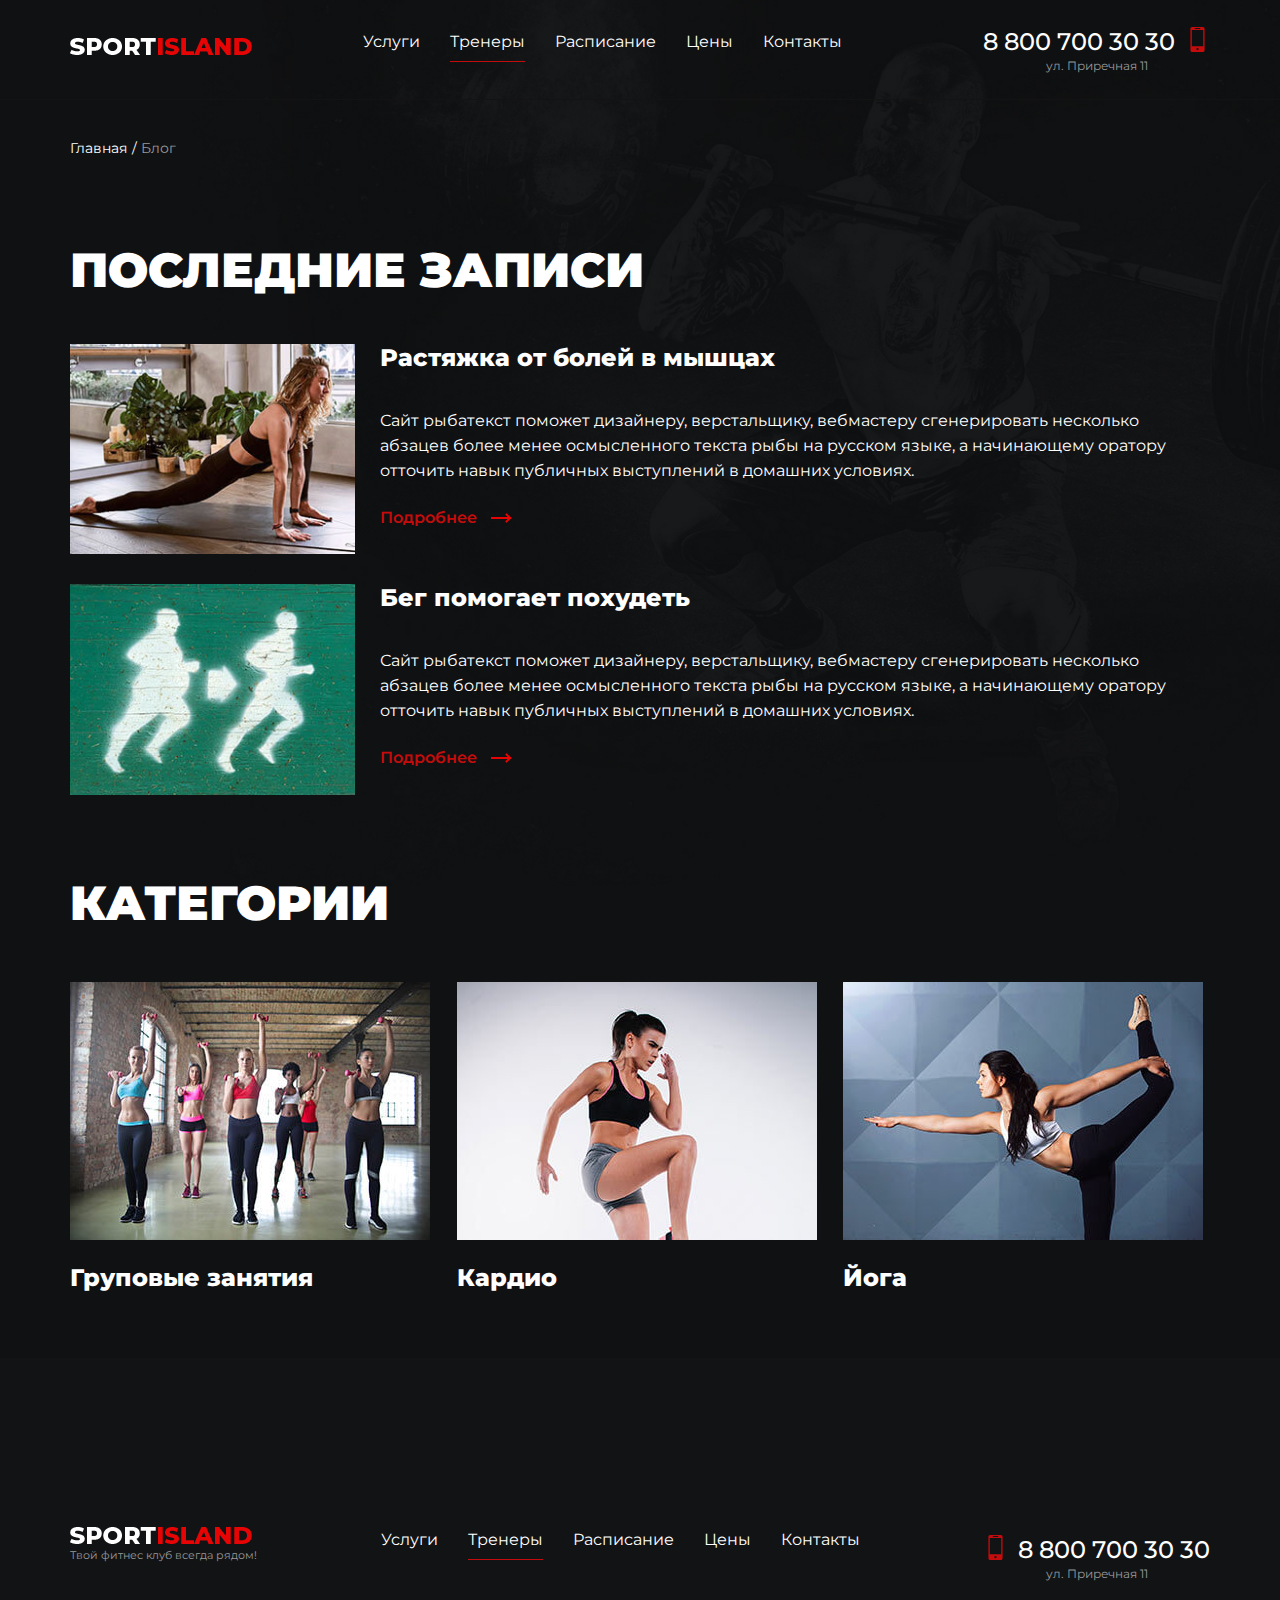
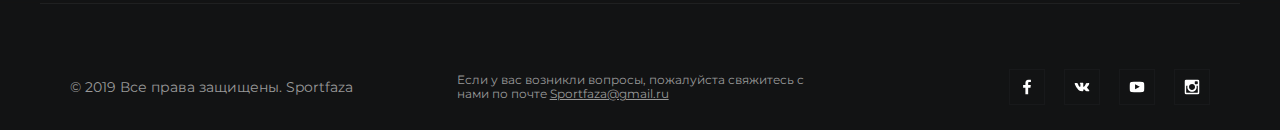
<file: assets/blog.html>
<!DOCTYPE html>
<html lang="ru">
  <head>
    <meta charset="UTF-8">
    <meta http-equiv='X-UA-Compatible' content="IE=edge">
    <meta name="viewport" content="width=device-width, initial-scale=1.0">
    <meta name="description" content="">
    <meta name="author" content="">
    <link rel="shortcut icon" href="favicon.png">
    <title> Блог </title>
    <link href="https://fonts.googleapis.com/css?family=Montserrat:400,500,600,800,900&display=swap&subset=cyrillic" rel="preload stylesheet">
    <link rel="stylesheet" href="./css/styles.css">
  </head>
  <body class="inner">
    <header class="main-header">
      <div class="wrapper main-header__wrap">
        <a href="index.html" class="main-header__logolink" aria-label="Логотип-ссылка на Главную">
          <img src="img/logo.png" alt="">
        </a>
        <nav class="main-navigation">
          <ul class="main-navigation__list">
            <li>
              <a href="services.html">Услуги</a>
            </li>
            <li class="active">
              <a href="trainers.html">Тренеры</a>
            </li>
            <li>
              <a href="schedule.html">Расписание</a>
            </li>
            <li>
              <a href="prices.html">Цены</a>
            </li>
            <li>
              <a href="contacts.html">Контакты </a>
            </li>
          </ul>
        </nav>
        <address class="main-header__widget widget-contacts">
          <a href="tel:88007003030" class="widget-contacts__phone"> 8 800 700 30 30 </a>
          <p class="widget-contacts__address"> ул. Приречная 11 </p>
        </address>
        <button class="main-header__mobile">
          <span class="sr-only">Открыть мобильное меню</span>
        </button>
      </div>
    </header>
    <main class="main-content">
      <h1 class="sr-only">Страница категорий блога на сайте спорт-клуба Sportfaza</h1>
      <div class="wrapper">
        <ul class="breadcrumbs">
          <li class="breadcrumbs__item breadcrumbs__item_home">
            <a href="index.html" class="breadcrumbs__link">Главная</a>
          </li>
          <li class="breadcrumbs__item">
            <a href="blog.html" class="breadcrumbs__link">Блог</a>
          </li>
        </ul>
      </div>
      <section class="last-posts">
        <div class="wrapper">
          <h2 class="main-heading last-posts__h"> последние записи </h2>
          <ul class="posts-list">
            <li class="last-post">
              <a href="single.html" class="last-post__link" aria-label="Читать текст статьи: Растяжка от болей в мышцах">
                <figure class="last-post__thumb">
                  <img src="img/blog__article_thmb1.jpg" alt="" class="last-post__img">
                </figure>
                <div class="last-post__wrap">
                  <h3 class="last-post__h"> Растяжка от болей в мышцах </h3>
                  <p class="last-post__text"> Сайт рыбатекст поможет дизайнеру, верстальщику, вебмастеру сгенерировать несколько абзацев более менее осмысленного текста рыбы на русском языке, а начинающему оратору отточить навык публичных выступлений в домашних условиях. </p>
                  <span class="last-post__more link-more">Подробнее</span>
                </div>
              </a>
            </li>
            <li class="last-post">
              <a href="single.html" class="last-post__link" aria-label="Читать текст статьи: Бег помогает похудеть">
                <figure class="last-post__thumb">
                  <img src="img/blog__article_thmb2.jpg" alt="" class="last-post__img">
                </figure>
                <div class="last-post__wrap">
                  <h3 class="last-post__h"> Бег помогает похудеть </h3>
                  <p class="last-post__text"> Сайт рыбатекст поможет дизайнеру, верстальщику, вебмастеру сгенерировать несколько абзацев более менее осмысленного текста рыбы на русском языке, а начинающему оратору отточить навык публичных выступлений в домашних условиях. </p>
                  <span class="last-post__more link-more">Подробнее</span>
                </div>
              </a>
            </li>
          </ul>
        </div>
      </section>
      <section class="categories">
        <div class="wrapper">
          <h2 class="categories__h main-heading"> категории </h2>
          <ul class="categories-list">
            <li class="category">
              <a href="category.html" class="category__link">
                <img src="img/blog__category_thmb1.jpg" alt="" class="category__thumb">
                <span class="category__name">Груповые занятия</span>
              </a>
            </li>
            <li class="category">
              <a href="category.html" class="category__link">
                <img src="img/blog__category_thmb2.jpg" alt="" class="category__thumb">
                <span class="category__name">Кардио</span>
              </a>
            </li>
            <li class="category">
              <a href="category.html" class="category__link">
                <img src="img/blog__category_thmb3.jpg" alt="" class="category__thumb">
                <span class="category__name">Йога</span>
              </a>
            </li>
          </ul>
        </div>
      </section>
    </main>
    <div class="modal">
      <div class="wrapper">
        <section class="modal-content modal-form" id="modal-form">
          <button class="modal__closer">
            <span class="sr-only">Закрыть</span>
          </button>
          <form action="#" class="modal-form__form">
            <h2 class="modal-content__h"> Отправить заявку </h2>
            <p> Оставьте свои контакты и менеджер с Вами свяжется </p>
            <p>
              <label>
                <span class="sr-only">Имя: </span>
                <input type="text" name="si-user-name" placeholder="Имя">
              </label>
            </p>
            <p>
              <label>
                <span class="sr-only">Телефон:</span>
                <input type="text" name="si-user-phone" placeholder="Телефон" pattern="^\+{0,1}[0-9]{4,}$" required>
              </label>
            </p>
            <button class="btn" type="submit">Отправить</button>
            <input type="hidden" name="action" value="si-modal-form">
          </form>
        </section>
      </div>
    </div>
    <div class="footer">
      <header class="main-header">
        <div class="wrapper main-header__wrap">
          <a href="index.html" class="main-header__logolink" aria-label="Логотип-ссылка на Главную">
            <img src="img/logo.png" alt="">
            <span class="slogan">Твой фитнес клуб всегда рядом!</span>
          </a>
          <nav class="main-navigation">
            <ul class="main-navigation__list">
              <li>
                <a href="services.html">Услуги</a>
              </li>
              <li class="active">
                <a href="trainers.html">Тренеры</a>
              </li>
              <li>
                <a href="schedule.html">Расписание</a>
              </li>
              <li>
                <a href="prices.html">Цены</a>
              </li>
              <li>
                <a href="contacts.html">Контакты </a>
              </li>
            </ul>
          </nav>
          <address class="main-header__widget widget-contacts">
            <a href="tel:88007003030" class="widget-contacts__phone"> 8 800 700 30 30 </a>
            <p class="widget-contacts__address"> ул. Приречная 11 </p>
          </address>
        </div>
      </header>
      <footer class="main-footer wrapper">
        <div class="row main-footer__row">
          <div class="main-footer__widget main-footer__widget_copyright">
            <span class="widget-text"> © 2019 Все права защищены. Sportfaza </span>
          </div>
          <div class="main-footer__widget">
            <p class="widget-contact-mail"> Если у вас возникли вопросы, пожалуйста свяжитесь с нами по почте <a href="mailto:Sportfaza@gmail.ru">Sportfaza@gmail.ru</a>
            </p>
          </div>
          <div class="main-footer__widget main-footer__widget_social">
            <a target="_blank" href="#" class="widget-social-links fb">
              <span class="sr-only"> Мы в Facebook! </span>
              <svg version="1.1" xmlns="http://www.w3.org/2000/svg" xmlns:xlink="http://www.w3.org/1999/xlink" x="0px" y="0px" viewBox="0 0 155.139 155.139" style="enable-background:new 0 0 155.139 155.139;" xml:space="preserve">
                <style>
                  path {
                    fill: #fff;
                  }

                </style>
                <g>
                  <path d="M89.584,155.139V84.378h23.742l3.562-27.585H89.584V39.184
		c0-7.984,2.208-13.425,13.67-13.425l14.595-0.006V1.08C115.325,0.752,106.661,0,96.577,0C75.52,0,61.104,12.853,61.104,36.452
		v20.341H37.29v27.585h23.814v70.761H89.584z" />
                </g>
                <g>
                </g>
                <g>
                </g>
                <g>
                </g>
                <g>
                </g>
                <g>
                </g>
                <g>
                </g>
                <g>
                </g>
                <g>
                </g>
                <g>
                </g>
                <g>
                </g>
                <g>
                </g>
                <g>
                </g>
                <g>
                </g>
                <g>
                </g>
                <g>
                </g>
              </svg>
            </a>
            <a target="_blank" href="#" class="widget-social-links vk">
              <span class="sr-only"> Мы в VK! </span>
              <svg version="1.1" xmlns="http://www.w3.org/2000/svg" xmlns:xlink="http://www.w3.org/1999/xlink" x="0px" y="0px" width="548.358px" height="548.358px" viewBox="0 0 548.358 548.358" style="enable-background:new 0 0 548.358 548.358;" xml:space="preserve">
                <style>
                  path {
                    fill: #fff;
                  }

                </style>
                <g>
                  <path d="M545.451,400.298c-0.664-1.431-1.283-2.618-1.858-3.569c-9.514-17.135-27.695-38.167-54.532-63.102l-0.567-0.571
		l-0.284-0.28l-0.287-0.287h-0.288c-12.18-11.611-19.893-19.418-23.123-23.415c-5.91-7.614-7.234-15.321-4.004-23.13
		c2.282-5.9,10.854-18.36,25.696-37.397c7.807-10.089,13.99-18.175,18.556-24.267c32.931-43.78,47.208-71.756,42.828-83.939
		l-1.701-2.847c-1.143-1.714-4.093-3.282-8.846-4.712c-4.764-1.427-10.853-1.663-18.278-0.712l-82.224,0.568
		c-1.332-0.472-3.234-0.428-5.712,0.144c-2.475,0.572-3.713,0.859-3.713,0.859l-1.431,0.715l-1.136,0.859
		c-0.952,0.568-1.999,1.567-3.142,2.995c-1.137,1.423-2.088,3.093-2.848,4.996c-8.952,23.031-19.13,44.444-30.553,64.238
		c-7.043,11.803-13.511,22.032-19.418,30.693c-5.899,8.658-10.848,15.037-14.842,19.126c-4,4.093-7.61,7.372-10.852,9.849
		c-3.237,2.478-5.708,3.525-7.419,3.142c-1.715-0.383-3.33-0.763-4.859-1.143c-2.663-1.714-4.805-4.045-6.42-6.995
		c-1.622-2.95-2.714-6.663-3.285-11.136c-0.568-4.476-0.904-8.326-1-11.563c-0.089-3.233-0.048-7.806,0.145-13.706
		c0.198-5.903,0.287-9.897,0.287-11.991c0-7.234,0.141-15.085,0.424-23.555c0.288-8.47,0.521-15.181,0.716-20.125
		c0.194-4.949,0.284-10.185,0.284-15.705s-0.336-9.849-1-12.991c-0.656-3.138-1.663-6.184-2.99-9.137
		c-1.335-2.95-3.289-5.232-5.853-6.852c-2.569-1.618-5.763-2.902-9.564-3.856c-10.089-2.283-22.936-3.518-38.547-3.71
		c-35.401-0.38-58.148,1.906-68.236,6.855c-3.997,2.091-7.614,4.948-10.848,8.562c-3.427,4.189-3.905,6.475-1.431,6.851
		c11.422,1.711,19.508,5.804,24.267,12.275l1.715,3.429c1.334,2.474,2.666,6.854,3.999,13.134c1.331,6.28,2.19,13.227,2.568,20.837
		c0.95,13.897,0.95,25.793,0,35.689c-0.953,9.9-1.853,17.607-2.712,23.127c-0.859,5.52-2.143,9.993-3.855,13.418
		c-1.715,3.426-2.856,5.52-3.428,6.28c-0.571,0.76-1.047,1.239-1.425,1.427c-2.474,0.948-5.047,1.431-7.71,1.431
		c-2.667,0-5.901-1.334-9.707-4c-3.805-2.666-7.754-6.328-11.847-10.992c-4.093-4.665-8.709-11.184-13.85-19.558
		c-5.137-8.374-10.467-18.271-15.987-29.691l-4.567-8.282c-2.855-5.328-6.755-13.086-11.704-23.267
		c-4.952-10.185-9.329-20.037-13.134-29.554c-1.521-3.997-3.806-7.04-6.851-9.134l-1.429-0.859c-0.95-0.76-2.475-1.567-4.567-2.427
		c-2.095-0.859-4.281-1.475-6.567-1.854l-78.229,0.568c-7.994,0-13.418,1.811-16.274,5.428l-1.143,1.711
		C0.288,140.146,0,141.668,0,143.763c0,2.094,0.571,4.664,1.714,7.707c11.42,26.84,23.839,52.725,37.257,77.659
		c13.418,24.934,25.078,45.019,34.973,60.237c9.897,15.229,19.985,29.602,30.264,43.112c10.279,13.515,17.083,22.176,20.412,25.981
		c3.333,3.812,5.951,6.662,7.854,8.565l7.139,6.851c4.568,4.569,11.276,10.041,20.127,16.416
		c8.853,6.379,18.654,12.659,29.408,18.85c10.756,6.181,23.269,11.225,37.546,15.126c14.275,3.905,28.169,5.472,41.684,4.716h32.834
		c6.659-0.575,11.704-2.669,15.133-6.283l1.136-1.431c0.764-1.136,1.479-2.901,2.139-5.276c0.668-2.379,1-5,1-7.851
		c-0.195-8.183,0.428-15.558,1.852-22.124c1.423-6.564,3.045-11.513,4.859-14.846c1.813-3.33,3.859-6.14,6.136-8.418
		c2.282-2.283,3.908-3.666,4.862-4.142c0.948-0.479,1.705-0.804,2.276-0.999c4.568-1.522,9.944-0.048,16.136,4.429
		c6.187,4.473,11.99,9.996,17.418,16.56c5.425,6.57,11.943,13.941,19.555,22.124c7.617,8.186,14.277,14.271,19.985,18.274
		l5.708,3.426c3.812,2.286,8.761,4.38,14.853,6.283c6.081,1.902,11.409,2.378,15.984,1.427l73.087-1.14
		c7.229,0,12.854-1.197,16.844-3.572c3.998-2.379,6.373-5,7.139-7.851c0.764-2.854,0.805-6.092,0.145-9.712
		C546.782,404.25,546.115,401.725,545.451,400.298z" />
                </g>
                <g>
                </g>
                <g>
                </g>
                <g>
                </g>
                <g>
                </g>
                <g>
                </g>
                <g>
                </g>
                <g>
                </g>
                <g>
                </g>
                <g>
                </g>
                <g>
                </g>
                <g>
                </g>
                <g>
                </g>
                <g>
                </g>
                <g>
                </g>
                <g>
                </g>
              </svg>
            </a>
            <a target="_blank" href="#" class="widget-social-links youtube">
              <span class="sr-only"> Мы в YouTube! </span>
              <svg version="1.1" xmlns="http://www.w3.org/2000/svg" xmlns:xlink="http://www.w3.org/1999/xlink" x="0px" y="0px" width="96.875px" height="96.875px" viewBox="0 0 96.875 96.875" style="enable-background:new 0 0 96.875 96.875;" xml:space="preserve">
                <style>
                  path {
                    fill: #fff;
                  }

                </style>
                <g>
                  <path d="M95.201,25.538c-1.186-5.152-5.4-8.953-10.473-9.52c-12.013-1.341-24.172-1.348-36.275-1.341
		c-12.105-0.007-24.266,0-36.279,1.341c-5.07,0.567-9.281,4.368-10.467,9.52C0.019,32.875,0,40.884,0,48.438
		C0,55.992,0,64,1.688,71.336c1.184,5.151,5.396,8.952,10.469,9.52c12.012,1.342,24.172,1.349,36.277,1.342
		c12.107,0.007,24.264,0,36.275-1.342c5.07-0.567,9.285-4.368,10.471-9.52c1.689-7.337,1.695-15.345,1.695-22.898
		C96.875,40.884,96.889,32.875,95.201,25.538z M35.936,63.474c0-10.716,0-21.32,0-32.037c10.267,5.357,20.466,10.678,30.798,16.068
		C56.434,52.847,46.23,58.136,35.936,63.474z" />
                </g>
                <g>
                </g>
                <g>
                </g>
                <g>
                </g>
                <g>
                </g>
                <g>
                </g>
                <g>
                </g>
                <g>
                </g>
                <g>
                </g>
                <g>
                </g>
                <g>
                </g>
                <g>
                </g>
                <g>
                </g>
                <g>
                </g>
                <g>
                </g>
                <g>
                </g>
              </svg>
            </a>
            <a target="_blank" href="#" class="widget-social-links insta">
              <span class="sr-only"> Мы в Instagram! </span>
              <svg version="1.1" xmlns="http://www.w3.org/2000/svg" xmlns:xlink="http://www.w3.org/1999/xlink" x="0px" y="0px" width="97.395px" height="97.395px" viewBox="0 0 97.395 97.395" style="enable-background:new 0 0 97.395 97.395;" xml:space="preserve">
                <style>
                  path {
                    fill: #fff;
                  }

                </style>
                <g>
                  <path d="M12.501,0h72.393c6.875,0,12.5,5.09,12.5,12.5v72.395c0,7.41-5.625,12.5-12.5,12.5H12.501C5.624,97.395,0,92.305,0,84.895
		V12.5C0,5.09,5.624,0,12.501,0L12.501,0z M70.948,10.821c-2.412,0-4.383,1.972-4.383,4.385v10.495c0,2.412,1.971,4.385,4.383,4.385
		h11.008c2.412,0,4.385-1.973,4.385-4.385V15.206c0-2.413-1.973-4.385-4.385-4.385H70.948L70.948,10.821z M86.387,41.188h-8.572
		c0.811,2.648,1.25,5.453,1.25,8.355c0,16.2-13.556,29.332-30.275,29.332c-16.718,0-30.272-13.132-30.272-29.332
		c0-2.904,0.438-5.708,1.25-8.355h-8.945v41.141c0,2.129,1.742,3.872,3.872,3.872h67.822c2.13,0,3.872-1.742,3.872-3.872V41.188
		H86.387z M48.789,29.533c-10.802,0-19.56,8.485-19.56,18.953c0,10.468,8.758,18.953,19.56,18.953
		c10.803,0,19.562-8.485,19.562-18.953C68.351,38.018,59.593,29.533,48.789,29.533z" />
                </g>
                <g>
                </g>
                <g>
                </g>
                <g>
                </g>
                <g>
                </g>
                <g>
                </g>
                <g>
                </g>
                <g>
                </g>
                <g>
                </g>
                <g>
                </g>
                <g>
                </g>
                <g>
                </g>
                <g>
                </g>
                <g>
                </g>
                <g>
                </g>
                <g>
                </g>
              </svg>
            </a>
          </div>
        </div>
      </footer>
    </div>
    <script src="./js/js.js"></script>
  </body>
</html>
</file>
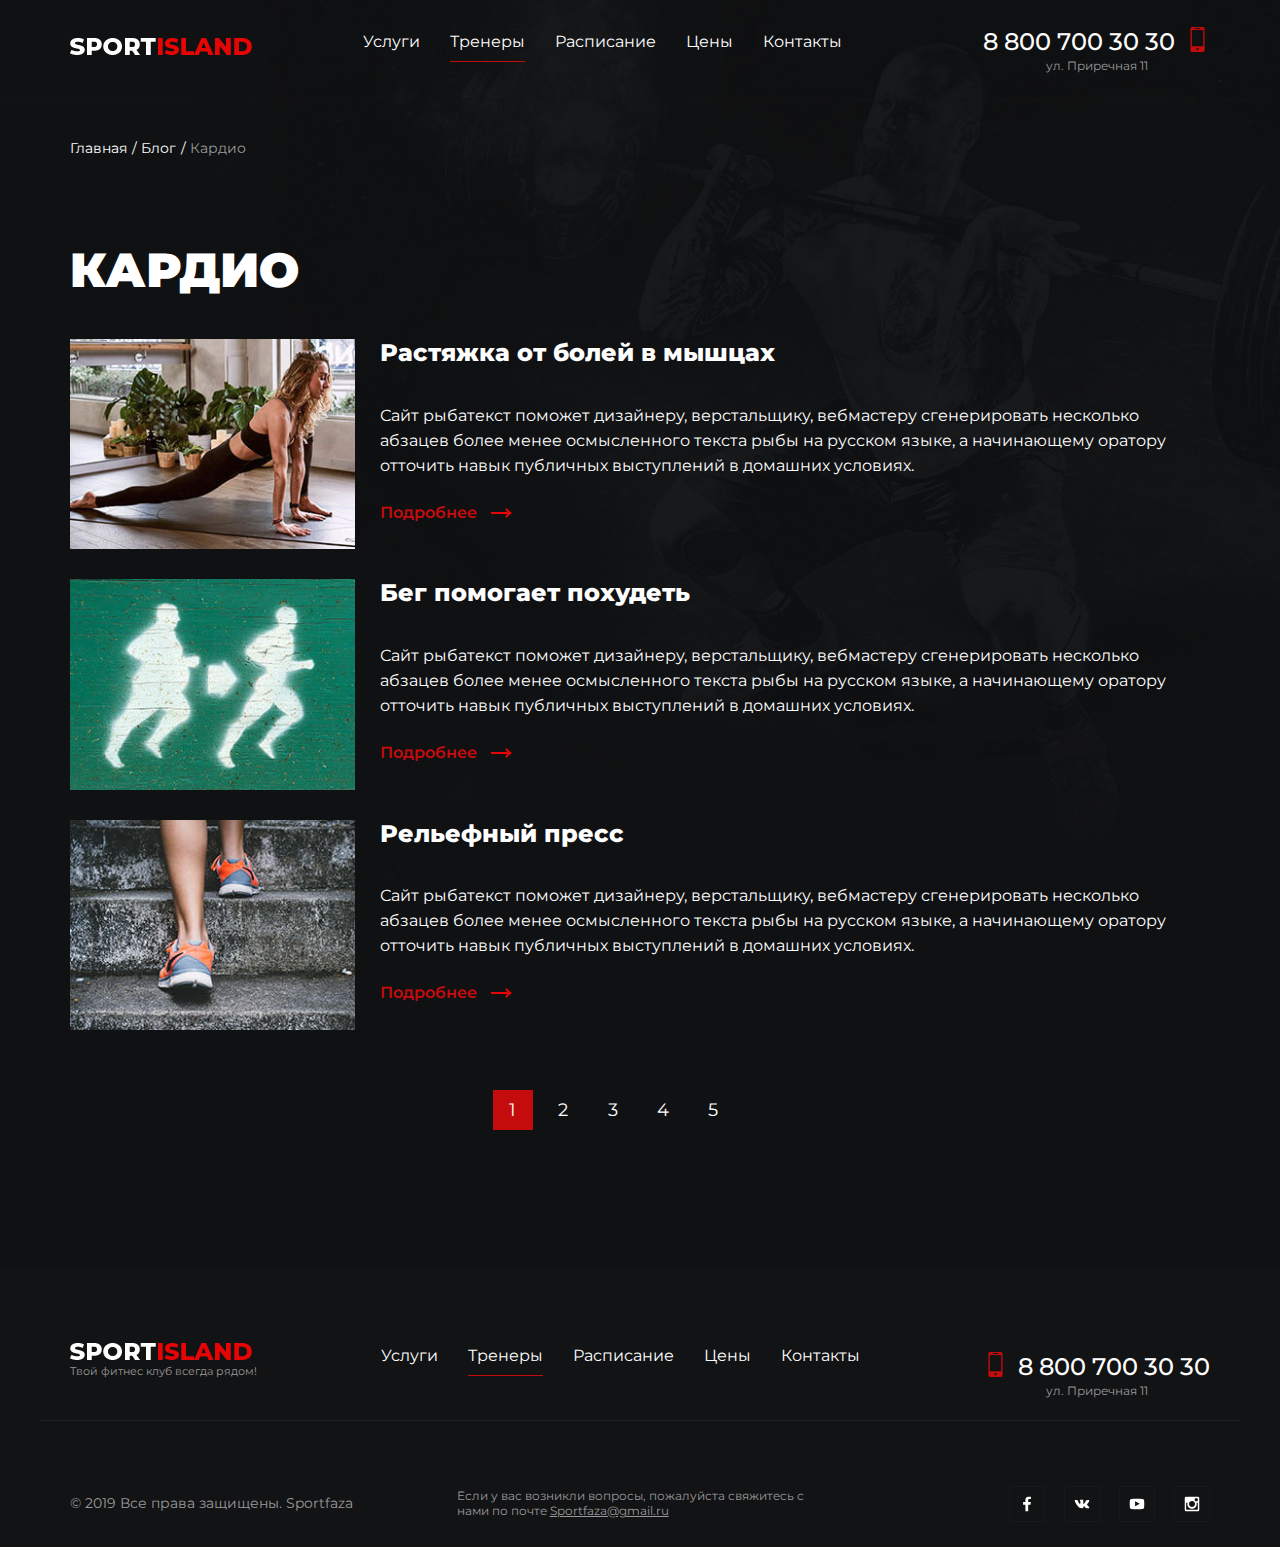
<file: assets/category.html>
<!DOCTYPE html>
<html lang="ru">
  <head>
    <meta charset="UTF-8">
    <meta http-equiv='X-UA-Compatible' content="IE=edge">
    <meta name="viewport" content="width=device-width, initial-scale=1.0">
    <meta name="description" content="">
    <meta name="author" content="">
    <link rel="shortcut icon" href="favicon.png">
    <title> Кардио </title>
    <link href="https://fonts.googleapis.com/css?family=Montserrat:400,500,600,800,900&display=swap&subset=cyrillic" rel="preload stylesheet">
    <link rel="stylesheet" href="./css/styles.css">
  </head>
  <body class="inner">
    <header class="main-header">
      <div class="wrapper main-header__wrap">
        <a href="index.html" class="main-header__logolink" aria-label="Логотип-ссылка на Главную">
          <img src="img/logo.png" alt="">
        </a>
        <nav class="main-navigation">
          <ul class="main-navigation__list">
            <li>
              <a href="services.html">Услуги</a>
            </li>
            <li class="active">
              <a href="trainers.html">Тренеры</a>
            </li>
            <li>
              <a href="schedule.html">Расписание</a>
            </li>
            <li>
              <a href="prices.html">Цены</a>
            </li>
            <li>
              <a href="contacts.html">Контакты </a>
            </li>
          </ul>
        </nav>
        <address class="main-header__widget widget-contacts">
          <a href="tel:88007003030" class="widget-contacts__phone"> 8 800 700 30 30 </a>
          <p class="widget-contacts__address"> ул. Приречная 11 </p>
        </address>
        <button class="main-header__mobile">
          <span class="sr-only">Открыть мобильное меню</span>
        </button>
      </div>
    </header>
    <main class="main-content">
      <h1 class="sr-only"> Страница категории Кардио в блоге сайта спортклуба Sportfaza </h1>
      <div class="wrapper">
        <ul class="breadcrumbs">
          <li class="breadcrumbs__item breadcrumbs__item_home">
            <a href="index.html" class="breadcrumbs__link">Главная</a>
          </li>
          <li class="breadcrumbs__item">
            <a href="blog.html" class="breadcrumbs__link">Блог</a>
          </li>
          <li class="breadcrumbs__item">
            <a href="category.html" class="breadcrumbs__link">Кардио</a>
          </li>
        </ul>
      </div>
      <section class="category-posts">
        <div class="wrapper">
          <h2 class="main-heading category-posts__h"> кардио </h2>
          <ul class="posts-list">
            <li class="last-post">
              <a href="single.html" class="last-post__link" aria-label="Читать текст статьи: Растяжка от болей в мышцах">
                <figure class="last-post__thumb">
                  <img src="./img/blog__article_thmb1.jpg" alt="" class="last-post__img">
                </figure>
                <div class="last-post__wrap">
                  <h3 class="last-post__h"> Растяжка от болей в мышцах </h3>
                  <p class="last-post__text"> Сайт рыбатекст поможет дизайнеру, верстальщику, вебмастеру сгенерировать несколько абзацев более менее осмысленного текста рыбы на русском языке, а начинающему оратору отточить навык публичных выступлений в домашних условиях. </p>
                  <span class="last-post__more link-more">Подробнее</span>
                </div>
              </a>
            </li>
            <li class="last-post">
              <a href="single.html" class="last-post__link" aria-label="Читать текст статьи: Бег помогает похудеть">
                <figure class="last-post__thumb">
                  <img src="./img/blog__article_thmb2.jpg" alt="" class="last-post__img">
                </figure>
                <div class="last-post__wrap">
                  <h3 class="last-post__h"> Бег помогает похудеть </h3>
                  <p class="last-post__text"> Сайт рыбатекст поможет дизайнеру, верстальщику, вебмастеру сгенерировать несколько абзацев более менее осмысленного текста рыбы на русском языке, а начинающему оратору отточить навык публичных выступлений в домашних условиях. </p>
                  <span class="last-post__more link-more">Подробнее</span>
                </div>
              </a>
            </li>
            <li class="last-post">
              <a href="single.html" class="last-post__link" aria-label="Читать текст статьи: Рельефный пресс">
                <figure class="last-post__thumb">
                  <img src="./img/blog__article_thmb3.jpg" alt="" class="last-post__img">
                </figure>
                <div class="last-post__wrap">
                  <h3 class="last-post__h"> Рельефный пресс </h3>
                  <p class="last-post__text"> Сайт рыбатекст поможет дизайнеру, верстальщику, вебмастеру сгенерировать несколько абзацев более менее осмысленного текста рыбы на русском языке, а начинающему оратору отточить навык публичных выступлений в домашних условиях. </p>
                  <span class="last-post__more link-more">Подробнее</span>
                </div>
              </a>
            </li>
          </ul>
          <nav class="pagination">
            <h3 class="sr-only">Навигация</h3>
            <ul class="pagination__links">
              <li class="pagination__block pagination__block_current">
                <a href="#" class="pagination__link"> 1 </a>
              </li>
              <li class="pagination__block">
                <a href="#" class="pagination__link"> 2 </a>
              </li>
              <li class="pagination__block">
                <a href="#" class="pagination__link"> 3 </a>
              </li>
              <li class="pagination__block">
                <a href="#" class="pagination__link"> 4 </a>
              </li>
              <li class="pagination__block">
                <a href="#" class="pagination__link"> 5 </a>
              </li>
            </ul>
          </nav>
        </div>
      </section>
    </main>
    <div class="modal">
      <div class="wrapper">
        <section class="modal-content modal-form" id="modal-form">
          <button class="modal__closer">
            <span class="sr-only">Закрыть</span>
          </button>
          <form action="#" class="modal-form__form">
            <h2 class="modal-content__h"> Отправить заявку </h2>
            <p> Оставьте свои контакты и менеджер с Вами свяжется </p>
            <p>
              <label>
                <span class="sr-only">Имя: </span>
                <input type="text" name="si-user-name" placeholder="Имя">
              </label>
            </p>
            <p>
              <label>
                <span class="sr-only">Телефон:</span>
                <input type="text" name="si-user-phone" placeholder="Телефон" pattern="^\+{0,1}[0-9]{4,}$" required>
              </label>
            </p>
            <button class="btn" type="submit">Отправить</button>
            <input type="hidden" name="action" value="si-modal-form">
          </form>
        </section>
      </div>
    </div>
    <div class="footer">
      <header class="main-header">
        <div class="wrapper main-header__wrap">
          <a href="index.html" class="main-header__logolink" aria-label="Логотип-ссылка на Главную">
            <img src="img/logo.png" alt="">
            <span class="slogan">Твой фитнес клуб всегда рядом!</span>
          </a>
          <nav class="main-navigation">
            <ul class="main-navigation__list">
              <li>
                <a href="services.html">Услуги</a>
              </li>
              <li class="active">
                <a href="trainers.html">Тренеры</a>
              </li>
              <li>
                <a href="schedule.html">Расписание</a>
              </li>
              <li>
                <a href="prices.html">Цены</a>
              </li>
              <li>
                <a href="contacts.html">Контакты </a>
              </li>
            </ul>
          </nav>
          <address class="main-header__widget widget-contacts">
            <a href="tel:88007003030" class="widget-contacts__phone"> 8 800 700 30 30 </a>
            <p class="widget-contacts__address"> ул. Приречная 11 </p>
          </address>
        </div>
      </header>
      <footer class="main-footer wrapper">
        <div class="row main-footer__row">
          <div class="main-footer__widget main-footer__widget_copyright">
            <span class="widget-text"> © 2019 Все права защищены. Sportfaza </span>
          </div>
          <div class="main-footer__widget">
            <p class="widget-contact-mail"> Если у вас возникли вопросы, пожалуйста свяжитесь с нами по почте <a href="mailto:Sportfaza@gmail.ru">Sportfaza@gmail.ru</a>
            </p>
          </div>
          <div class="main-footer__widget main-footer__widget_social">
            <a target="_blank" href="#" class="widget-social-links fb">
              <span class="sr-only"> Мы в Facebook! </span>
              <svg version="1.1" xmlns="http://www.w3.org/2000/svg" xmlns:xlink="http://www.w3.org/1999/xlink" x="0px" y="0px" viewBox="0 0 155.139 155.139" style="enable-background:new 0 0 155.139 155.139;" xml:space="preserve">
                <style>
                  path {
                    fill: #fff;
                  }

                </style>
                <g>
                  <path d="M89.584,155.139V84.378h23.742l3.562-27.585H89.584V39.184
		c0-7.984,2.208-13.425,13.67-13.425l14.595-0.006V1.08C115.325,0.752,106.661,0,96.577,0C75.52,0,61.104,12.853,61.104,36.452
		v20.341H37.29v27.585h23.814v70.761H89.584z" />
                </g>
                <g>
                </g>
                <g>
                </g>
                <g>
                </g>
                <g>
                </g>
                <g>
                </g>
                <g>
                </g>
                <g>
                </g>
                <g>
                </g>
                <g>
                </g>
                <g>
                </g>
                <g>
                </g>
                <g>
                </g>
                <g>
                </g>
                <g>
                </g>
                <g>
                </g>
              </svg>
            </a>
            <a target="_blank" href="#" class="widget-social-links vk">
              <span class="sr-only"> Мы в VK! </span>
              <svg version="1.1" xmlns="http://www.w3.org/2000/svg" xmlns:xlink="http://www.w3.org/1999/xlink" x="0px" y="0px" width="548.358px" height="548.358px" viewBox="0 0 548.358 548.358" style="enable-background:new 0 0 548.358 548.358;" xml:space="preserve">
                <style>
                  path {
                    fill: #fff;
                  }

                </style>
                <g>
                  <path d="M545.451,400.298c-0.664-1.431-1.283-2.618-1.858-3.569c-9.514-17.135-27.695-38.167-54.532-63.102l-0.567-0.571
		l-0.284-0.28l-0.287-0.287h-0.288c-12.18-11.611-19.893-19.418-23.123-23.415c-5.91-7.614-7.234-15.321-4.004-23.13
		c2.282-5.9,10.854-18.36,25.696-37.397c7.807-10.089,13.99-18.175,18.556-24.267c32.931-43.78,47.208-71.756,42.828-83.939
		l-1.701-2.847c-1.143-1.714-4.093-3.282-8.846-4.712c-4.764-1.427-10.853-1.663-18.278-0.712l-82.224,0.568
		c-1.332-0.472-3.234-0.428-5.712,0.144c-2.475,0.572-3.713,0.859-3.713,0.859l-1.431,0.715l-1.136,0.859
		c-0.952,0.568-1.999,1.567-3.142,2.995c-1.137,1.423-2.088,3.093-2.848,4.996c-8.952,23.031-19.13,44.444-30.553,64.238
		c-7.043,11.803-13.511,22.032-19.418,30.693c-5.899,8.658-10.848,15.037-14.842,19.126c-4,4.093-7.61,7.372-10.852,9.849
		c-3.237,2.478-5.708,3.525-7.419,3.142c-1.715-0.383-3.33-0.763-4.859-1.143c-2.663-1.714-4.805-4.045-6.42-6.995
		c-1.622-2.95-2.714-6.663-3.285-11.136c-0.568-4.476-0.904-8.326-1-11.563c-0.089-3.233-0.048-7.806,0.145-13.706
		c0.198-5.903,0.287-9.897,0.287-11.991c0-7.234,0.141-15.085,0.424-23.555c0.288-8.47,0.521-15.181,0.716-20.125
		c0.194-4.949,0.284-10.185,0.284-15.705s-0.336-9.849-1-12.991c-0.656-3.138-1.663-6.184-2.99-9.137
		c-1.335-2.95-3.289-5.232-5.853-6.852c-2.569-1.618-5.763-2.902-9.564-3.856c-10.089-2.283-22.936-3.518-38.547-3.71
		c-35.401-0.38-58.148,1.906-68.236,6.855c-3.997,2.091-7.614,4.948-10.848,8.562c-3.427,4.189-3.905,6.475-1.431,6.851
		c11.422,1.711,19.508,5.804,24.267,12.275l1.715,3.429c1.334,2.474,2.666,6.854,3.999,13.134c1.331,6.28,2.19,13.227,2.568,20.837
		c0.95,13.897,0.95,25.793,0,35.689c-0.953,9.9-1.853,17.607-2.712,23.127c-0.859,5.52-2.143,9.993-3.855,13.418
		c-1.715,3.426-2.856,5.52-3.428,6.28c-0.571,0.76-1.047,1.239-1.425,1.427c-2.474,0.948-5.047,1.431-7.71,1.431
		c-2.667,0-5.901-1.334-9.707-4c-3.805-2.666-7.754-6.328-11.847-10.992c-4.093-4.665-8.709-11.184-13.85-19.558
		c-5.137-8.374-10.467-18.271-15.987-29.691l-4.567-8.282c-2.855-5.328-6.755-13.086-11.704-23.267
		c-4.952-10.185-9.329-20.037-13.134-29.554c-1.521-3.997-3.806-7.04-6.851-9.134l-1.429-0.859c-0.95-0.76-2.475-1.567-4.567-2.427
		c-2.095-0.859-4.281-1.475-6.567-1.854l-78.229,0.568c-7.994,0-13.418,1.811-16.274,5.428l-1.143,1.711
		C0.288,140.146,0,141.668,0,143.763c0,2.094,0.571,4.664,1.714,7.707c11.42,26.84,23.839,52.725,37.257,77.659
		c13.418,24.934,25.078,45.019,34.973,60.237c9.897,15.229,19.985,29.602,30.264,43.112c10.279,13.515,17.083,22.176,20.412,25.981
		c3.333,3.812,5.951,6.662,7.854,8.565l7.139,6.851c4.568,4.569,11.276,10.041,20.127,16.416
		c8.853,6.379,18.654,12.659,29.408,18.85c10.756,6.181,23.269,11.225,37.546,15.126c14.275,3.905,28.169,5.472,41.684,4.716h32.834
		c6.659-0.575,11.704-2.669,15.133-6.283l1.136-1.431c0.764-1.136,1.479-2.901,2.139-5.276c0.668-2.379,1-5,1-7.851
		c-0.195-8.183,0.428-15.558,1.852-22.124c1.423-6.564,3.045-11.513,4.859-14.846c1.813-3.33,3.859-6.14,6.136-8.418
		c2.282-2.283,3.908-3.666,4.862-4.142c0.948-0.479,1.705-0.804,2.276-0.999c4.568-1.522,9.944-0.048,16.136,4.429
		c6.187,4.473,11.99,9.996,17.418,16.56c5.425,6.57,11.943,13.941,19.555,22.124c7.617,8.186,14.277,14.271,19.985,18.274
		l5.708,3.426c3.812,2.286,8.761,4.38,14.853,6.283c6.081,1.902,11.409,2.378,15.984,1.427l73.087-1.14
		c7.229,0,12.854-1.197,16.844-3.572c3.998-2.379,6.373-5,7.139-7.851c0.764-2.854,0.805-6.092,0.145-9.712
		C546.782,404.25,546.115,401.725,545.451,400.298z" />
                </g>
                <g>
                </g>
                <g>
                </g>
                <g>
                </g>
                <g>
                </g>
                <g>
                </g>
                <g>
                </g>
                <g>
                </g>
                <g>
                </g>
                <g>
                </g>
                <g>
                </g>
                <g>
                </g>
                <g>
                </g>
                <g>
                </g>
                <g>
                </g>
                <g>
                </g>
              </svg>
            </a>
            <a target="_blank" href="#" class="widget-social-links youtube">
              <span class="sr-only"> Мы в YouTube! </span>
              <svg version="1.1" xmlns="http://www.w3.org/2000/svg" xmlns:xlink="http://www.w3.org/1999/xlink" x="0px" y="0px" width="96.875px" height="96.875px" viewBox="0 0 96.875 96.875" style="enable-background:new 0 0 96.875 96.875;" xml:space="preserve">
                <style>
                  path {
                    fill: #fff;
                  }

                </style>
                <g>
                  <path d="M95.201,25.538c-1.186-5.152-5.4-8.953-10.473-9.52c-12.013-1.341-24.172-1.348-36.275-1.341
		c-12.105-0.007-24.266,0-36.279,1.341c-5.07,0.567-9.281,4.368-10.467,9.52C0.019,32.875,0,40.884,0,48.438
		C0,55.992,0,64,1.688,71.336c1.184,5.151,5.396,8.952,10.469,9.52c12.012,1.342,24.172,1.349,36.277,1.342
		c12.107,0.007,24.264,0,36.275-1.342c5.07-0.567,9.285-4.368,10.471-9.52c1.689-7.337,1.695-15.345,1.695-22.898
		C96.875,40.884,96.889,32.875,95.201,25.538z M35.936,63.474c0-10.716,0-21.32,0-32.037c10.267,5.357,20.466,10.678,30.798,16.068
		C56.434,52.847,46.23,58.136,35.936,63.474z" />
                </g>
                <g>
                </g>
                <g>
                </g>
                <g>
                </g>
                <g>
                </g>
                <g>
                </g>
                <g>
                </g>
                <g>
                </g>
                <g>
                </g>
                <g>
                </g>
                <g>
                </g>
                <g>
                </g>
                <g>
                </g>
                <g>
                </g>
                <g>
                </g>
                <g>
                </g>
              </svg>
            </a>
            <a target="_blank" href="#" class="widget-social-links insta">
              <span class="sr-only"> Мы в Instagram! </span>
              <svg version="1.1" xmlns="http://www.w3.org/2000/svg" xmlns:xlink="http://www.w3.org/1999/xlink" x="0px" y="0px" width="97.395px" height="97.395px" viewBox="0 0 97.395 97.395" style="enable-background:new 0 0 97.395 97.395;" xml:space="preserve">
                <style>
                  path {
                    fill: #fff;
                  }

                </style>
                <g>
                  <path d="M12.501,0h72.393c6.875,0,12.5,5.09,12.5,12.5v72.395c0,7.41-5.625,12.5-12.5,12.5H12.501C5.624,97.395,0,92.305,0,84.895
		V12.5C0,5.09,5.624,0,12.501,0L12.501,0z M70.948,10.821c-2.412,0-4.383,1.972-4.383,4.385v10.495c0,2.412,1.971,4.385,4.383,4.385
		h11.008c2.412,0,4.385-1.973,4.385-4.385V15.206c0-2.413-1.973-4.385-4.385-4.385H70.948L70.948,10.821z M86.387,41.188h-8.572
		c0.811,2.648,1.25,5.453,1.25,8.355c0,16.2-13.556,29.332-30.275,29.332c-16.718,0-30.272-13.132-30.272-29.332
		c0-2.904,0.438-5.708,1.25-8.355h-8.945v41.141c0,2.129,1.742,3.872,3.872,3.872h67.822c2.13,0,3.872-1.742,3.872-3.872V41.188
		H86.387z M48.789,29.533c-10.802,0-19.56,8.485-19.56,18.953c0,10.468,8.758,18.953,19.56,18.953
		c10.803,0,19.562-8.485,19.562-18.953C68.351,38.018,59.593,29.533,48.789,29.533z" />
                </g>
                <g>
                </g>
                <g>
                </g>
                <g>
                </g>
                <g>
                </g>
                <g>
                </g>
                <g>
                </g>
                <g>
                </g>
                <g>
                </g>
                <g>
                </g>
                <g>
                </g>
                <g>
                </g>
                <g>
                </g>
                <g>
                </g>
                <g>
                </g>
                <g>
                </g>
              </svg>
            </a>
          </div>
        </div>
      </footer>
    </div>
    <script src="./js/js.js"></script>
  </body>
</html>
</file>
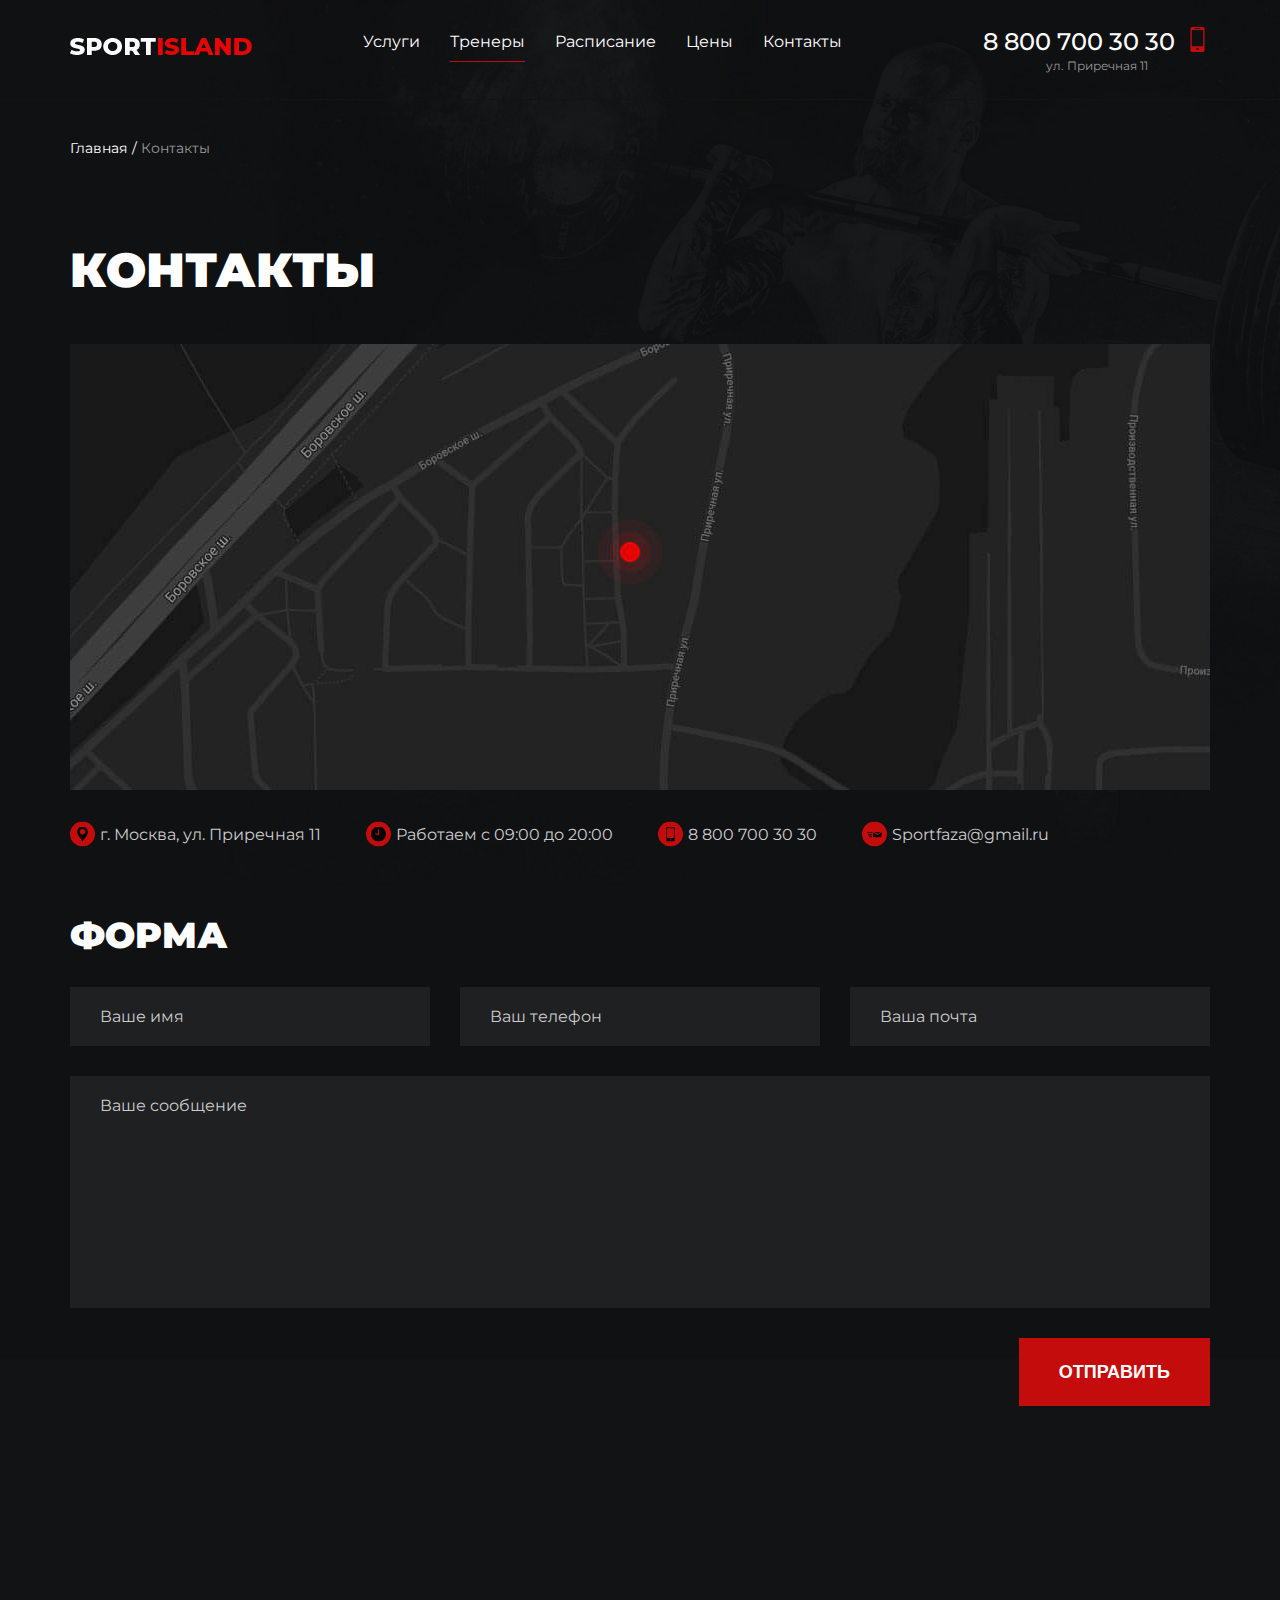
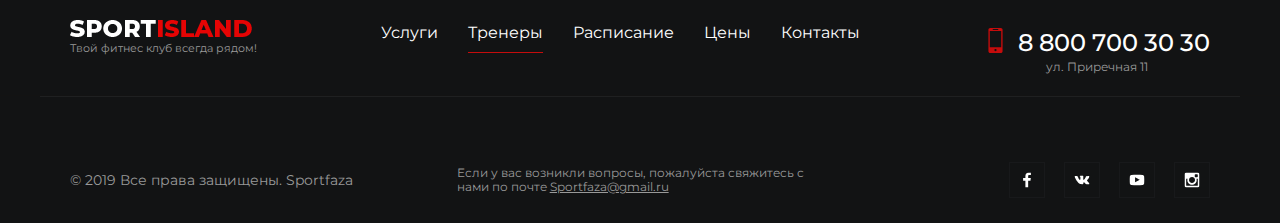
<file: assets/contacts.html>
<!DOCTYPE html>
<html lang="ru">
  <head>
    <meta charset="UTF-8">
    <meta http-equiv='X-UA-Compatible' content="IE=edge">
    <meta name="viewport" content="width=device-width, initial-scale=1.0">
    <meta name="description" content="">
    <meta name="author" content="">
    <link rel="shortcut icon" href="favicon.png">
    <title> Блог </title>
    <link href="https://fonts.googleapis.com/css?family=Montserrat:400,500,600,800,900&display=swap&subset=cyrillic" rel="preload stylesheet">
    <link rel="stylesheet" href="./css/styles.css">
  </head>
  <body class="inner">
    <header class="main-header">
      <div class="wrapper main-header__wrap">
        <a href="index.html" class="main-header__logolink" aria-label="Логотип-ссылка на Главную">
          <img src="img/logo.png" alt="">
        </a>
        <nav class="main-navigation">
          <ul class="main-navigation__list">
            <li>
              <a href="services.html">Услуги</a>
            </li>
            <li class="active">
              <a href="trainers.html">Тренеры</a>
            </li>
            <li>
              <a href="schedule.html">Расписание</a>
            </li>
            <li>
              <a href="prices.html">Цены</a>
            </li>
            <li>
              <a href="contacts.html">Контакты </a>
            </li>
          </ul>
        </nav>
        <address class="main-header__widget widget-contacts">
          <a href="tel:88007003030" class="widget-contacts__phone"> 8 800 700 30 30 </a>
          <p class="widget-contacts__address"> ул. Приречная 11 </p>
        </address>
        <button class="main-header__mobile">
          <span class="sr-only">Открыть мобильное меню</span>
        </button>
      </div>
    </header>
    <main class="main-content">
      <div class="wrapper">
        <ul class="breadcrumbs">
          <li class="breadcrumbs__item breadcrumbs__item_home">
            <a href="index.html" class="breadcrumbs__link">Главная</a>
          </li>
          <li class="breadcrumbs__item">
            <a href="contacts.html" class="breadcrumbs__link">Контакты</a>
          </li>
        </ul>
      </div>
      <section class="contacts">
        <div class="wrapper">
          <h1 class="contacts__h main-heading">Контакты</h1>
          <div class="map">
            <a href="#" class="map__fallback">
              <img src="./img/map.jpg" alt="Карта клуба Sportfaza">
              <span class="sr-only"> Карта </span>
            </a>
            <iframe src="https://www.google.com/maps/embed?pb=!1m10!1m8!1m3!1d20309.075323923767!2d30.4721233!3d50.4851493!3m2!1i1024!2i768!4f13.1!5e0!3m2!1sru!2sua!4v1578565396276!5m2!1sru!2sua" width="800" height="600" style="border:0;" allowfullscreen=""></iframe>
          </div>
          <p class="contacts__info">
            <span class="widget-address"> г. Москва, ул. Приречная 11 </span>
            <span class="widget-working-time"> Работаем с 09:00 до 20:00 </span>
            <a href="tel:88007003030" class="widget-phone"> 8 800 700 30 30 </a>
            <a href="mailto:Sportfaza@gmail.ru" class="widget-email">Sportfaza@gmail.ru</a>
          </p>
          <h2 class="page-heading contacts__h_form"> форма </h2>
          <form action="#" class="contacts__form contacts-form">
            <label class="contacts-form__label">
              <span class="sr-only"> Имя </span>
              <input type="text" class="contacts-form__input" placeholder="Ваше имя">
            </label>
            <label class="contacts-form__label">
              <span class="sr-only"> Телефон </span>
              <input type="text" class="contacts-form__input" placeholder="Ваш телефон">
            </label>
            <label class="contacts-form__label">
              <span class="sr-only"> Почта </span>
              <input type="text" class="contacts-form__input" placeholder="Ваша почта">
            </label>
            <label class="contacts-form__label contacts-form__label_textarea">
              <span class="sr-only"> Комментарий </span>
              <textarea name="" id="" cols="30" rows="10" class="contacts-form__textarea" placeholder="Ваше сообщение"></textarea>
            </label>
            <button class="contacts-form__btn btn"> Отправить </button>
          </form>
        </div>
      </section>
    </main>
    <div class="modal">
      <div class="wrapper">
        <section class="modal-content modal-form" id="modal-form">
          <button class="modal__closer">
            <span class="sr-only">Закрыть</span>
          </button>
          <form action="#" class="modal-form__form">
            <h2 class="modal-content__h"> Отправить заявку </h2>
            <p> Оставьте свои контакты и менеджер с Вами свяжется </p>
            <p>
              <label>
                <span class="sr-only">Имя: </span>
                <input type="text" name="si-user-name" placeholder="Имя">
              </label>
            </p>
            <p>
              <label>
                <span class="sr-only">Телефон:</span>
                <input type="text" name="si-user-phone" placeholder="Телефон" pattern="^\+{0,1}[0-9]{4,}$" required>
              </label>
            </p>
            <button class="btn" type="submit">Отправить</button>
            <input type="hidden" name="action" value="si-modal-form">
          </form>
        </section>
      </div>
    </div>
    <div class="footer">
      <header class="main-header">
        <div class="wrapper main-header__wrap">
          <a href="index.html" class="main-header__logolink" aria-label="Логотип-ссылка на Главную">
            <img src="img/logo.png" alt="">
            <span class="slogan">Твой фитнес клуб всегда рядом!</span>
          </a>
          <nav class="main-navigation">
            <ul class="main-navigation__list">
              <li>
                <a href="services.html">Услуги</a>
              </li>
              <li class="active">
                <a href="trainers.html">Тренеры</a>
              </li>
              <li>
                <a href="schedule.html">Расписание</a>
              </li>
              <li>
                <a href="prices.html">Цены</a>
              </li>
              <li>
                <a href="contacts.html">Контакты </a>
              </li>
            </ul>
          </nav>
          <address class="main-header__widget widget-contacts">
            <a href="tel:88007003030" class="widget-contacts__phone"> 8 800 700 30 30 </a>
            <p class="widget-contacts__address"> ул. Приречная 11 </p>
          </address>
        </div>
      </header>
      <footer class="main-footer wrapper">
        <div class="row main-footer__row">
          <div class="main-footer__widget main-footer__widget_copyright">
            <span class="widget-text"> © 2019 Все права защищены. Sportfaza </span>
          </div>
          <div class="main-footer__widget">
            <p class="widget-contact-mail"> Если у вас возникли вопросы, пожалуйста свяжитесь с нами по почте <a href="mailto:Sportfaza@gmail.ru">Sportfaza@gmail.ru</a>
            </p>
          </div>
          <div class="main-footer__widget main-footer__widget_social">
            <a target="_blank" href="#" class="widget-social-links fb">
              <span class="sr-only"> Мы в Facebook! </span>
              <svg version="1.1" xmlns="http://www.w3.org/2000/svg" xmlns:xlink="http://www.w3.org/1999/xlink" x="0px" y="0px" viewBox="0 0 155.139 155.139" style="enable-background:new 0 0 155.139 155.139;" xml:space="preserve">
                <style>
                  path {
                    fill: #fff;
                  }

                </style>
                <g>
                  <path d="M89.584,155.139V84.378h23.742l3.562-27.585H89.584V39.184
		c0-7.984,2.208-13.425,13.67-13.425l14.595-0.006V1.08C115.325,0.752,106.661,0,96.577,0C75.52,0,61.104,12.853,61.104,36.452
		v20.341H37.29v27.585h23.814v70.761H89.584z" />
                </g>
                <g>
                </g>
                <g>
                </g>
                <g>
                </g>
                <g>
                </g>
                <g>
                </g>
                <g>
                </g>
                <g>
                </g>
                <g>
                </g>
                <g>
                </g>
                <g>
                </g>
                <g>
                </g>
                <g>
                </g>
                <g>
                </g>
                <g>
                </g>
                <g>
                </g>
              </svg>
            </a>
            <a target="_blank" href="#" class="widget-social-links vk">
              <span class="sr-only"> Мы в VK! </span>
              <svg version="1.1" xmlns="http://www.w3.org/2000/svg" xmlns:xlink="http://www.w3.org/1999/xlink" x="0px" y="0px" width="548.358px" height="548.358px" viewBox="0 0 548.358 548.358" style="enable-background:new 0 0 548.358 548.358;" xml:space="preserve">
                <style>
                  path {
                    fill: #fff;
                  }

                </style>
                <g>
                  <path d="M545.451,400.298c-0.664-1.431-1.283-2.618-1.858-3.569c-9.514-17.135-27.695-38.167-54.532-63.102l-0.567-0.571
		l-0.284-0.28l-0.287-0.287h-0.288c-12.18-11.611-19.893-19.418-23.123-23.415c-5.91-7.614-7.234-15.321-4.004-23.13
		c2.282-5.9,10.854-18.36,25.696-37.397c7.807-10.089,13.99-18.175,18.556-24.267c32.931-43.78,47.208-71.756,42.828-83.939
		l-1.701-2.847c-1.143-1.714-4.093-3.282-8.846-4.712c-4.764-1.427-10.853-1.663-18.278-0.712l-82.224,0.568
		c-1.332-0.472-3.234-0.428-5.712,0.144c-2.475,0.572-3.713,0.859-3.713,0.859l-1.431,0.715l-1.136,0.859
		c-0.952,0.568-1.999,1.567-3.142,2.995c-1.137,1.423-2.088,3.093-2.848,4.996c-8.952,23.031-19.13,44.444-30.553,64.238
		c-7.043,11.803-13.511,22.032-19.418,30.693c-5.899,8.658-10.848,15.037-14.842,19.126c-4,4.093-7.61,7.372-10.852,9.849
		c-3.237,2.478-5.708,3.525-7.419,3.142c-1.715-0.383-3.33-0.763-4.859-1.143c-2.663-1.714-4.805-4.045-6.42-6.995
		c-1.622-2.95-2.714-6.663-3.285-11.136c-0.568-4.476-0.904-8.326-1-11.563c-0.089-3.233-0.048-7.806,0.145-13.706
		c0.198-5.903,0.287-9.897,0.287-11.991c0-7.234,0.141-15.085,0.424-23.555c0.288-8.47,0.521-15.181,0.716-20.125
		c0.194-4.949,0.284-10.185,0.284-15.705s-0.336-9.849-1-12.991c-0.656-3.138-1.663-6.184-2.99-9.137
		c-1.335-2.95-3.289-5.232-5.853-6.852c-2.569-1.618-5.763-2.902-9.564-3.856c-10.089-2.283-22.936-3.518-38.547-3.71
		c-35.401-0.38-58.148,1.906-68.236,6.855c-3.997,2.091-7.614,4.948-10.848,8.562c-3.427,4.189-3.905,6.475-1.431,6.851
		c11.422,1.711,19.508,5.804,24.267,12.275l1.715,3.429c1.334,2.474,2.666,6.854,3.999,13.134c1.331,6.28,2.19,13.227,2.568,20.837
		c0.95,13.897,0.95,25.793,0,35.689c-0.953,9.9-1.853,17.607-2.712,23.127c-0.859,5.52-2.143,9.993-3.855,13.418
		c-1.715,3.426-2.856,5.52-3.428,6.28c-0.571,0.76-1.047,1.239-1.425,1.427c-2.474,0.948-5.047,1.431-7.71,1.431
		c-2.667,0-5.901-1.334-9.707-4c-3.805-2.666-7.754-6.328-11.847-10.992c-4.093-4.665-8.709-11.184-13.85-19.558
		c-5.137-8.374-10.467-18.271-15.987-29.691l-4.567-8.282c-2.855-5.328-6.755-13.086-11.704-23.267
		c-4.952-10.185-9.329-20.037-13.134-29.554c-1.521-3.997-3.806-7.04-6.851-9.134l-1.429-0.859c-0.95-0.76-2.475-1.567-4.567-2.427
		c-2.095-0.859-4.281-1.475-6.567-1.854l-78.229,0.568c-7.994,0-13.418,1.811-16.274,5.428l-1.143,1.711
		C0.288,140.146,0,141.668,0,143.763c0,2.094,0.571,4.664,1.714,7.707c11.42,26.84,23.839,52.725,37.257,77.659
		c13.418,24.934,25.078,45.019,34.973,60.237c9.897,15.229,19.985,29.602,30.264,43.112c10.279,13.515,17.083,22.176,20.412,25.981
		c3.333,3.812,5.951,6.662,7.854,8.565l7.139,6.851c4.568,4.569,11.276,10.041,20.127,16.416
		c8.853,6.379,18.654,12.659,29.408,18.85c10.756,6.181,23.269,11.225,37.546,15.126c14.275,3.905,28.169,5.472,41.684,4.716h32.834
		c6.659-0.575,11.704-2.669,15.133-6.283l1.136-1.431c0.764-1.136,1.479-2.901,2.139-5.276c0.668-2.379,1-5,1-7.851
		c-0.195-8.183,0.428-15.558,1.852-22.124c1.423-6.564,3.045-11.513,4.859-14.846c1.813-3.33,3.859-6.14,6.136-8.418
		c2.282-2.283,3.908-3.666,4.862-4.142c0.948-0.479,1.705-0.804,2.276-0.999c4.568-1.522,9.944-0.048,16.136,4.429
		c6.187,4.473,11.99,9.996,17.418,16.56c5.425,6.57,11.943,13.941,19.555,22.124c7.617,8.186,14.277,14.271,19.985,18.274
		l5.708,3.426c3.812,2.286,8.761,4.38,14.853,6.283c6.081,1.902,11.409,2.378,15.984,1.427l73.087-1.14
		c7.229,0,12.854-1.197,16.844-3.572c3.998-2.379,6.373-5,7.139-7.851c0.764-2.854,0.805-6.092,0.145-9.712
		C546.782,404.25,546.115,401.725,545.451,400.298z" />
                </g>
                <g>
                </g>
                <g>
                </g>
                <g>
                </g>
                <g>
                </g>
                <g>
                </g>
                <g>
                </g>
                <g>
                </g>
                <g>
                </g>
                <g>
                </g>
                <g>
                </g>
                <g>
                </g>
                <g>
                </g>
                <g>
                </g>
                <g>
                </g>
                <g>
                </g>
              </svg>
            </a>
            <a target="_blank" href="#" class="widget-social-links youtube">
              <span class="sr-only"> Мы в YouTube! </span>
              <svg version="1.1" xmlns="http://www.w3.org/2000/svg" xmlns:xlink="http://www.w3.org/1999/xlink" x="0px" y="0px" width="96.875px" height="96.875px" viewBox="0 0 96.875 96.875" style="enable-background:new 0 0 96.875 96.875;" xml:space="preserve">
                <style>
                  path {
                    fill: #fff;
                  }

                </style>
                <g>
                  <path d="M95.201,25.538c-1.186-5.152-5.4-8.953-10.473-9.52c-12.013-1.341-24.172-1.348-36.275-1.341
		c-12.105-0.007-24.266,0-36.279,1.341c-5.07,0.567-9.281,4.368-10.467,9.52C0.019,32.875,0,40.884,0,48.438
		C0,55.992,0,64,1.688,71.336c1.184,5.151,5.396,8.952,10.469,9.52c12.012,1.342,24.172,1.349,36.277,1.342
		c12.107,0.007,24.264,0,36.275-1.342c5.07-0.567,9.285-4.368,10.471-9.52c1.689-7.337,1.695-15.345,1.695-22.898
		C96.875,40.884,96.889,32.875,95.201,25.538z M35.936,63.474c0-10.716,0-21.32,0-32.037c10.267,5.357,20.466,10.678,30.798,16.068
		C56.434,52.847,46.23,58.136,35.936,63.474z" />
                </g>
                <g>
                </g>
                <g>
                </g>
                <g>
                </g>
                <g>
                </g>
                <g>
                </g>
                <g>
                </g>
                <g>
                </g>
                <g>
                </g>
                <g>
                </g>
                <g>
                </g>
                <g>
                </g>
                <g>
                </g>
                <g>
                </g>
                <g>
                </g>
                <g>
                </g>
              </svg>
            </a>
            <a target="_blank" href="#" class="widget-social-links insta">
              <span class="sr-only"> Мы в Instagram! </span>
              <svg version="1.1" xmlns="http://www.w3.org/2000/svg" xmlns:xlink="http://www.w3.org/1999/xlink" x="0px" y="0px" width="97.395px" height="97.395px" viewBox="0 0 97.395 97.395" style="enable-background:new 0 0 97.395 97.395;" xml:space="preserve">
                <style>
                  path {
                    fill: #fff;
                  }

                </style>
                <g>
                  <path d="M12.501,0h72.393c6.875,0,12.5,5.09,12.5,12.5v72.395c0,7.41-5.625,12.5-12.5,12.5H12.501C5.624,97.395,0,92.305,0,84.895
		V12.5C0,5.09,5.624,0,12.501,0L12.501,0z M70.948,10.821c-2.412,0-4.383,1.972-4.383,4.385v10.495c0,2.412,1.971,4.385,4.383,4.385
		h11.008c2.412,0,4.385-1.973,4.385-4.385V15.206c0-2.413-1.973-4.385-4.385-4.385H70.948L70.948,10.821z M86.387,41.188h-8.572
		c0.811,2.648,1.25,5.453,1.25,8.355c0,16.2-13.556,29.332-30.275,29.332c-16.718,0-30.272-13.132-30.272-29.332
		c0-2.904,0.438-5.708,1.25-8.355h-8.945v41.141c0,2.129,1.742,3.872,3.872,3.872h67.822c2.13,0,3.872-1.742,3.872-3.872V41.188
		H86.387z M48.789,29.533c-10.802,0-19.56,8.485-19.56,18.953c0,10.468,8.758,18.953,19.56,18.953
		c10.803,0,19.562-8.485,19.562-18.953C68.351,38.018,59.593,29.533,48.789,29.533z" />
                </g>
                <g>
                </g>
                <g>
                </g>
                <g>
                </g>
                <g>
                </g>
                <g>
                </g>
                <g>
                </g>
                <g>
                </g>
                <g>
                </g>
                <g>
                </g>
                <g>
                </g>
                <g>
                </g>
                <g>
                </g>
                <g>
                </g>
                <g>
                </g>
                <g>
                </g>
              </svg>
            </a>
          </div>
        </div>
      </footer>
    </div>
    <script src="./js/js.js"></script>
  </body>
</html>
</file>
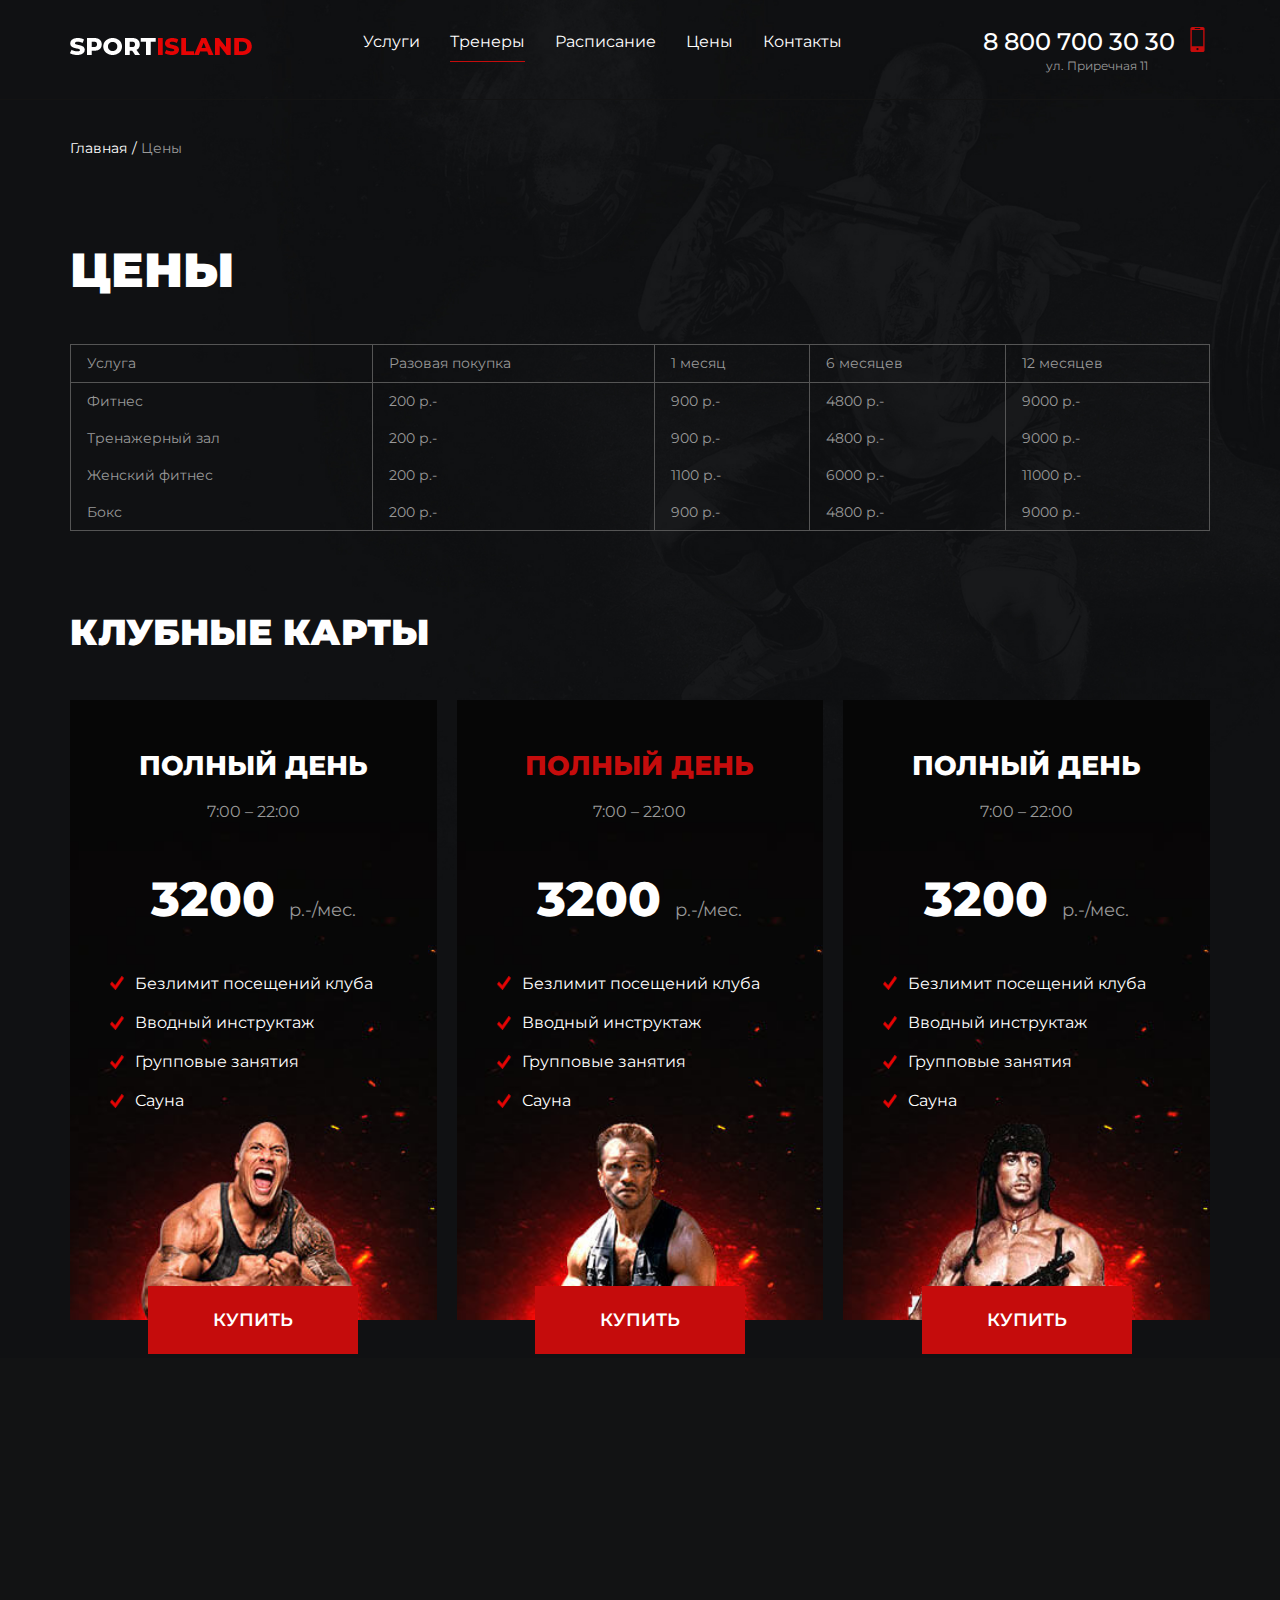
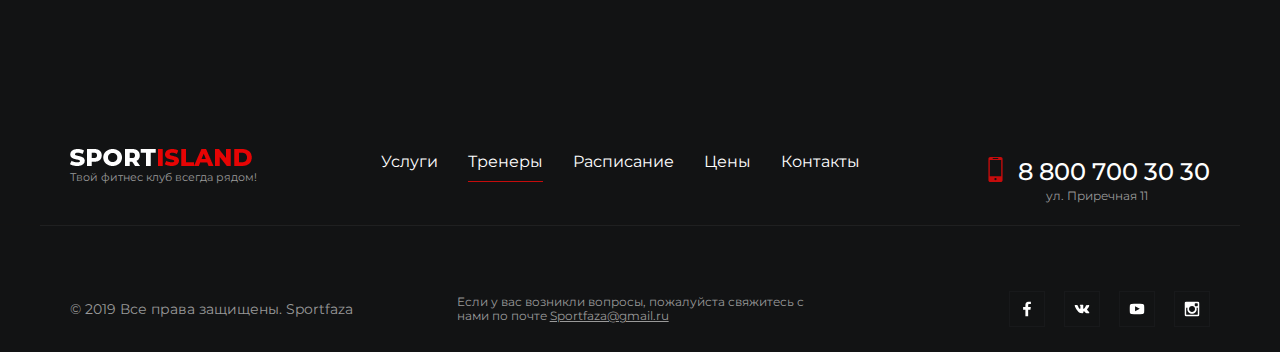
<file: assets/prices.html>
<!DOCTYPE html>
<html lang="ru">
  <head>
    <meta charset="UTF-8">
    <meta http-equiv='X-UA-Compatible' content="IE=edge">
    <meta name="viewport" content="width=device-width, initial-scale=1.0">
    <meta name="description" content="">
    <meta name="author" content="">
    <link rel="shortcut icon" href="favicon.png">
    <title> Цены </title>
    <link href="https://fonts.googleapis.com/css?family=Montserrat:400,500,600,800,900&display=swap&subset=cyrillic" rel="preload stylesheet">
    <link rel="stylesheet" href="./css/styles.css">
  </head>
  <body class="inner">
    <header class="main-header">
      <div class="wrapper main-header__wrap">
        <a href="index.html" class="main-header__logolink" aria-label="Логотип-ссылка на Главную">
          <img src="img/logo.png" alt="">
        </a>
        <nav class="main-navigation">
          <ul class="main-navigation__list">
            <li>
              <a href="services.html">Услуги</a>
            </li>
            <li class="active">
              <a href="trainers.html">Тренеры</a>
            </li>
            <li>
              <a href="schedule.html">Расписание</a>
            </li>
            <li>
              <a href="prices.html">Цены</a>
            </li>
            <li>
              <a href="contacts.html">Контакты </a>
            </li>
          </ul>
        </nav>
        <address class="main-header__widget widget-contacts">
          <a href="tel:88007003030" class="widget-contacts__phone"> 8 800 700 30 30 </a>
          <p class="widget-contacts__address"> ул. Приречная 11 </p>
        </address>
        <button class="main-header__mobile">
          <span class="sr-only">Открыть мобильное меню</span>
        </button>
      </div>
    </header>
    <main class="main-content">
      <h1 class="sr-only">Цены на наши услуги и клубные карты</h1>
      <div class="wrapper">
        <ul class="breadcrumbs">
          <li class="breadcrumbs__item breadcrumbs__item_home">
            <a href="index.html" class="breadcrumbs__link">Главная</a>
          </li>
          <li class="breadcrumbs__item">
            <a href="prices.html" class="breadcrumbs__link">Цены</a>
          </li>
        </ul>
        <section class="prices">
          <h2 class="main-heading prices__h">Цены</h2>
          <table>
            <thead>
              <tr>
                <td>Услуга</td>
                <td>Разовая покупка</td>
                <td>1 месяц</td>
                <td>6 месяцев</td>
                <td>12 месяцев</td>
              </tr>
            </thead>
            <tbody>
              <tr>
                <td> Фитнес </td>
                <td> 200 <span> р.- </span>
                </td>
                <td> 900 <span> р.- </span>
                </td>
                <td> 4800 <span> р.- </span>
                </td>
                <td> 9000 <span> р.- </span>
                </td>
              </tr>
              <tr>
                <td> Тренажерный зал </td>
                <td> 200 <span> р.- </span>
                </td>
                <td> 900 <span> р.- </span>
                </td>
                <td> 4800 <span> р.- </span>
                </td>
                <td> 9000 <span> р.- </span>
                </td>
              </tr>
              <tr>
                <td> Женский фитнес </td>
                <td> 200 <span> р.- </span>
                </td>
                <td> 1100 <span> р.- </span>
                </td>
                <td> 6000 <span> р.- </span>
                </td>
                <td> 11000 <span> р.- </span>
                </td>
              </tr>
              <tr>
                <td> Бокс </td>
                <td> 200 <span> р.- </span>
                </td>
                <td> 900 <span> р.- </span>
                </td>
                <td> 4800 <span> р.- </span>
                </td>
                <td> 9000 <span> р.- </span>
                </td>
              </tr>
            </tbody>
          </table>
        </section>
        <section class="cards">
          <h2 class="page-heading cards__h"> клубные карты </h2>
          <ul class="cards__list row">
            <li class="card">
              <h3 class="card__name"> полный день </h3>
              <p class="card__time"> 7:00 &ndash; 22:00 </p>
              <p class="card__price price"> 3200 <span class="price__unit">р.-/мес.</span>
              </p>
              <ul class="card__features">
                <li class="card__feature">Безлимит посещений клуба</li>
                <li class="card__feature">Вводный инструктаж</li>
                <li class="card__feature">Групповые занятия</li>
                <li class="card__feature">Сауна</li>
              </ul>
              <a href="#" class="card__buy btn">купить</a>
            </li>
            <li class="card card_profitable">
              <h3 class="card__name"> полный день </h3>
              <p class="card__time"> 7:00 &ndash; 22:00 </p>
              <p class="card__price price"> 3200 <span class="price__unit">р.-/мес.</span>
              </p>
              <ul class="card__features">
                <li class="card__feature">Безлимит посещений клуба</li>
                <li class="card__feature">Вводный инструктаж</li>
                <li class="card__feature">Групповые занятия</li>
                <li class="card__feature">Сауна</li>
              </ul>
              <a href="#" class="card__buy btn">купить</a>
            </li>
            <li class="card">
              <h3 class="card__name"> полный день </h3>
              <p class="card__time"> 7:00 &ndash; 22:00 </p>
              <p class="card__price price"> 3200 <span class=" price__unit">р.-/мес.</span>
              </p>
              <ul class="card__features">
                <li class="card__feature">Безлимит посещений клуба</li>
                <li class="card__feature">Вводный инструктаж</li>
                <li class="card__feature">Групповые занятия</li>
                <li class="card__feature">Сауна</li>
              </ul>
              <a href="#" class="card__buy btn">купить</a>
            </li>
          </ul>
        </section>
      </div>
    </main>
    <div class="modal">
      <div class="wrapper">
        <section class="modal-content modal-form" id="modal-form">
          <button class="modal__closer">
            <span class="sr-only">Закрыть</span>
          </button>
          <form action="#" class="modal-form__form">
            <h2 class="modal-content__h"> Отправить заявку </h2>
            <p> Оставьте свои контакты и менеджер с Вами свяжется </p>
            <p>
              <label>
                <span class="sr-only">Имя: </span>
                <input type="text" name="si-user-name" placeholder="Имя">
              </label>
            </p>
            <p>
              <label>
                <span class="sr-only">Телефон:</span>
                <input type="text" name="si-user-phone" placeholder="Телефон" pattern="^\+{0,1}[0-9]{4,}$" required>
              </label>
            </p>
            <button class="btn" type="submit">Отправить</button>
            <input type="hidden" name="action" value="si-modal-form">
          </form>
        </section>
      </div>
    </div>
    <div class="footer">
      <header class="main-header">
        <div class="wrapper main-header__wrap">
          <a href="index.html" class="main-header__logolink" aria-label="Логотип-ссылка на Главную">
            <img src="img/logo.png" alt="">
            <span class="slogan">Твой фитнес клуб всегда рядом!</span>
          </a>
          <nav class="main-navigation">
            <ul class="main-navigation__list">
              <li>
                <a href="services.html">Услуги</a>
              </li>
              <li class="active">
                <a href="trainers.html">Тренеры</a>
              </li>
              <li>
                <a href="schedule.html">Расписание</a>
              </li>
              <li>
                <a href="prices.html">Цены</a>
              </li>
              <li>
                <a href="contacts.html">Контакты </a>
              </li>
            </ul>
          </nav>
          <address class="main-header__widget widget-contacts">
            <a href="tel:88007003030" class="widget-contacts__phone"> 8 800 700 30 30 </a>
            <p class="widget-contacts__address"> ул. Приречная 11 </p>
          </address>
        </div>
      </header>
      <footer class="main-footer wrapper">
        <div class="row main-footer__row">
          <div class="main-footer__widget main-footer__widget_copyright">
            <span class="widget-text"> © 2019 Все права защищены. Sportfaza </span>
          </div>
          <div class="main-footer__widget">
            <p class="widget-contact-mail"> Если у вас возникли вопросы, пожалуйста свяжитесь с нами по почте <a href="mailto:Sportfaza@gmail.ru">Sportfaza@gmail.ru</a>
            </p>
          </div>
          <div class="main-footer__widget main-footer__widget_social">
            <a target="_blank" href="#" class="widget-social-links fb">
              <span class="sr-only"> Мы в Facebook! </span>
              <svg version="1.1" xmlns="http://www.w3.org/2000/svg" xmlns:xlink="http://www.w3.org/1999/xlink" x="0px" y="0px" viewBox="0 0 155.139 155.139" style="enable-background:new 0 0 155.139 155.139;" xml:space="preserve">
                <style>
                  path {
                    fill: #fff;
                  }

                </style>
                <g>
                  <path d="M89.584,155.139V84.378h23.742l3.562-27.585H89.584V39.184
		c0-7.984,2.208-13.425,13.67-13.425l14.595-0.006V1.08C115.325,0.752,106.661,0,96.577,0C75.52,0,61.104,12.853,61.104,36.452
		v20.341H37.29v27.585h23.814v70.761H89.584z" />
                </g>
                <g>
                </g>
                <g>
                </g>
                <g>
                </g>
                <g>
                </g>
                <g>
                </g>
                <g>
                </g>
                <g>
                </g>
                <g>
                </g>
                <g>
                </g>
                <g>
                </g>
                <g>
                </g>
                <g>
                </g>
                <g>
                </g>
                <g>
                </g>
                <g>
                </g>
              </svg>
            </a>
            <a target="_blank" href="#" class="widget-social-links vk">
              <span class="sr-only"> Мы в VK! </span>
              <svg version="1.1" xmlns="http://www.w3.org/2000/svg" xmlns:xlink="http://www.w3.org/1999/xlink" x="0px" y="0px" width="548.358px" height="548.358px" viewBox="0 0 548.358 548.358" style="enable-background:new 0 0 548.358 548.358;" xml:space="preserve">
                <style>
                  path {
                    fill: #fff;
                  }

                </style>
                <g>
                  <path d="M545.451,400.298c-0.664-1.431-1.283-2.618-1.858-3.569c-9.514-17.135-27.695-38.167-54.532-63.102l-0.567-0.571
		l-0.284-0.28l-0.287-0.287h-0.288c-12.18-11.611-19.893-19.418-23.123-23.415c-5.91-7.614-7.234-15.321-4.004-23.13
		c2.282-5.9,10.854-18.36,25.696-37.397c7.807-10.089,13.99-18.175,18.556-24.267c32.931-43.78,47.208-71.756,42.828-83.939
		l-1.701-2.847c-1.143-1.714-4.093-3.282-8.846-4.712c-4.764-1.427-10.853-1.663-18.278-0.712l-82.224,0.568
		c-1.332-0.472-3.234-0.428-5.712,0.144c-2.475,0.572-3.713,0.859-3.713,0.859l-1.431,0.715l-1.136,0.859
		c-0.952,0.568-1.999,1.567-3.142,2.995c-1.137,1.423-2.088,3.093-2.848,4.996c-8.952,23.031-19.13,44.444-30.553,64.238
		c-7.043,11.803-13.511,22.032-19.418,30.693c-5.899,8.658-10.848,15.037-14.842,19.126c-4,4.093-7.61,7.372-10.852,9.849
		c-3.237,2.478-5.708,3.525-7.419,3.142c-1.715-0.383-3.33-0.763-4.859-1.143c-2.663-1.714-4.805-4.045-6.42-6.995
		c-1.622-2.95-2.714-6.663-3.285-11.136c-0.568-4.476-0.904-8.326-1-11.563c-0.089-3.233-0.048-7.806,0.145-13.706
		c0.198-5.903,0.287-9.897,0.287-11.991c0-7.234,0.141-15.085,0.424-23.555c0.288-8.47,0.521-15.181,0.716-20.125
		c0.194-4.949,0.284-10.185,0.284-15.705s-0.336-9.849-1-12.991c-0.656-3.138-1.663-6.184-2.99-9.137
		c-1.335-2.95-3.289-5.232-5.853-6.852c-2.569-1.618-5.763-2.902-9.564-3.856c-10.089-2.283-22.936-3.518-38.547-3.71
		c-35.401-0.38-58.148,1.906-68.236,6.855c-3.997,2.091-7.614,4.948-10.848,8.562c-3.427,4.189-3.905,6.475-1.431,6.851
		c11.422,1.711,19.508,5.804,24.267,12.275l1.715,3.429c1.334,2.474,2.666,6.854,3.999,13.134c1.331,6.28,2.19,13.227,2.568,20.837
		c0.95,13.897,0.95,25.793,0,35.689c-0.953,9.9-1.853,17.607-2.712,23.127c-0.859,5.52-2.143,9.993-3.855,13.418
		c-1.715,3.426-2.856,5.52-3.428,6.28c-0.571,0.76-1.047,1.239-1.425,1.427c-2.474,0.948-5.047,1.431-7.71,1.431
		c-2.667,0-5.901-1.334-9.707-4c-3.805-2.666-7.754-6.328-11.847-10.992c-4.093-4.665-8.709-11.184-13.85-19.558
		c-5.137-8.374-10.467-18.271-15.987-29.691l-4.567-8.282c-2.855-5.328-6.755-13.086-11.704-23.267
		c-4.952-10.185-9.329-20.037-13.134-29.554c-1.521-3.997-3.806-7.04-6.851-9.134l-1.429-0.859c-0.95-0.76-2.475-1.567-4.567-2.427
		c-2.095-0.859-4.281-1.475-6.567-1.854l-78.229,0.568c-7.994,0-13.418,1.811-16.274,5.428l-1.143,1.711
		C0.288,140.146,0,141.668,0,143.763c0,2.094,0.571,4.664,1.714,7.707c11.42,26.84,23.839,52.725,37.257,77.659
		c13.418,24.934,25.078,45.019,34.973,60.237c9.897,15.229,19.985,29.602,30.264,43.112c10.279,13.515,17.083,22.176,20.412,25.981
		c3.333,3.812,5.951,6.662,7.854,8.565l7.139,6.851c4.568,4.569,11.276,10.041,20.127,16.416
		c8.853,6.379,18.654,12.659,29.408,18.85c10.756,6.181,23.269,11.225,37.546,15.126c14.275,3.905,28.169,5.472,41.684,4.716h32.834
		c6.659-0.575,11.704-2.669,15.133-6.283l1.136-1.431c0.764-1.136,1.479-2.901,2.139-5.276c0.668-2.379,1-5,1-7.851
		c-0.195-8.183,0.428-15.558,1.852-22.124c1.423-6.564,3.045-11.513,4.859-14.846c1.813-3.33,3.859-6.14,6.136-8.418
		c2.282-2.283,3.908-3.666,4.862-4.142c0.948-0.479,1.705-0.804,2.276-0.999c4.568-1.522,9.944-0.048,16.136,4.429
		c6.187,4.473,11.99,9.996,17.418,16.56c5.425,6.57,11.943,13.941,19.555,22.124c7.617,8.186,14.277,14.271,19.985,18.274
		l5.708,3.426c3.812,2.286,8.761,4.38,14.853,6.283c6.081,1.902,11.409,2.378,15.984,1.427l73.087-1.14
		c7.229,0,12.854-1.197,16.844-3.572c3.998-2.379,6.373-5,7.139-7.851c0.764-2.854,0.805-6.092,0.145-9.712
		C546.782,404.25,546.115,401.725,545.451,400.298z" />
                </g>
                <g>
                </g>
                <g>
                </g>
                <g>
                </g>
                <g>
                </g>
                <g>
                </g>
                <g>
                </g>
                <g>
                </g>
                <g>
                </g>
                <g>
                </g>
                <g>
                </g>
                <g>
                </g>
                <g>
                </g>
                <g>
                </g>
                <g>
                </g>
                <g>
                </g>
              </svg>
            </a>
            <a target="_blank" href="#" class="widget-social-links youtube">
              <span class="sr-only"> Мы в YouTube! </span>
              <svg version="1.1" xmlns="http://www.w3.org/2000/svg" xmlns:xlink="http://www.w3.org/1999/xlink" x="0px" y="0px" width="96.875px" height="96.875px" viewBox="0 0 96.875 96.875" style="enable-background:new 0 0 96.875 96.875;" xml:space="preserve">
                <style>
                  path {
                    fill: #fff;
                  }

                </style>
                <g>
                  <path d="M95.201,25.538c-1.186-5.152-5.4-8.953-10.473-9.52c-12.013-1.341-24.172-1.348-36.275-1.341
		c-12.105-0.007-24.266,0-36.279,1.341c-5.07,0.567-9.281,4.368-10.467,9.52C0.019,32.875,0,40.884,0,48.438
		C0,55.992,0,64,1.688,71.336c1.184,5.151,5.396,8.952,10.469,9.52c12.012,1.342,24.172,1.349,36.277,1.342
		c12.107,0.007,24.264,0,36.275-1.342c5.07-0.567,9.285-4.368,10.471-9.52c1.689-7.337,1.695-15.345,1.695-22.898
		C96.875,40.884,96.889,32.875,95.201,25.538z M35.936,63.474c0-10.716,0-21.32,0-32.037c10.267,5.357,20.466,10.678,30.798,16.068
		C56.434,52.847,46.23,58.136,35.936,63.474z" />
                </g>
                <g>
                </g>
                <g>
                </g>
                <g>
                </g>
                <g>
                </g>
                <g>
                </g>
                <g>
                </g>
                <g>
                </g>
                <g>
                </g>
                <g>
                </g>
                <g>
                </g>
                <g>
                </g>
                <g>
                </g>
                <g>
                </g>
                <g>
                </g>
                <g>
                </g>
              </svg>
            </a>
            <a target="_blank" href="#" class="widget-social-links insta">
              <span class="sr-only"> Мы в Instagram! </span>
              <svg version="1.1" xmlns="http://www.w3.org/2000/svg" xmlns:xlink="http://www.w3.org/1999/xlink" x="0px" y="0px" width="97.395px" height="97.395px" viewBox="0 0 97.395 97.395" style="enable-background:new 0 0 97.395 97.395;" xml:space="preserve">
                <style>
                  path {
                    fill: #fff;
                  }

                </style>
                <g>
                  <path d="M12.501,0h72.393c6.875,0,12.5,5.09,12.5,12.5v72.395c0,7.41-5.625,12.5-12.5,12.5H12.501C5.624,97.395,0,92.305,0,84.895
		V12.5C0,5.09,5.624,0,12.501,0L12.501,0z M70.948,10.821c-2.412,0-4.383,1.972-4.383,4.385v10.495c0,2.412,1.971,4.385,4.383,4.385
		h11.008c2.412,0,4.385-1.973,4.385-4.385V15.206c0-2.413-1.973-4.385-4.385-4.385H70.948L70.948,10.821z M86.387,41.188h-8.572
		c0.811,2.648,1.25,5.453,1.25,8.355c0,16.2-13.556,29.332-30.275,29.332c-16.718,0-30.272-13.132-30.272-29.332
		c0-2.904,0.438-5.708,1.25-8.355h-8.945v41.141c0,2.129,1.742,3.872,3.872,3.872h67.822c2.13,0,3.872-1.742,3.872-3.872V41.188
		H86.387z M48.789,29.533c-10.802,0-19.56,8.485-19.56,18.953c0,10.468,8.758,18.953,19.56,18.953
		c10.803,0,19.562-8.485,19.562-18.953C68.351,38.018,59.593,29.533,48.789,29.533z" />
                </g>
                <g>
                </g>
                <g>
                </g>
                <g>
                </g>
                <g>
                </g>
                <g>
                </g>
                <g>
                </g>
                <g>
                </g>
                <g>
                </g>
                <g>
                </g>
                <g>
                </g>
                <g>
                </g>
                <g>
                </g>
                <g>
                </g>
                <g>
                </g>
                <g>
                </g>
              </svg>
            </a>
          </div>
        </div>
      </footer>
    </div>
    <script src="./js/js.js"></script>
  </body>
</html>
</file>
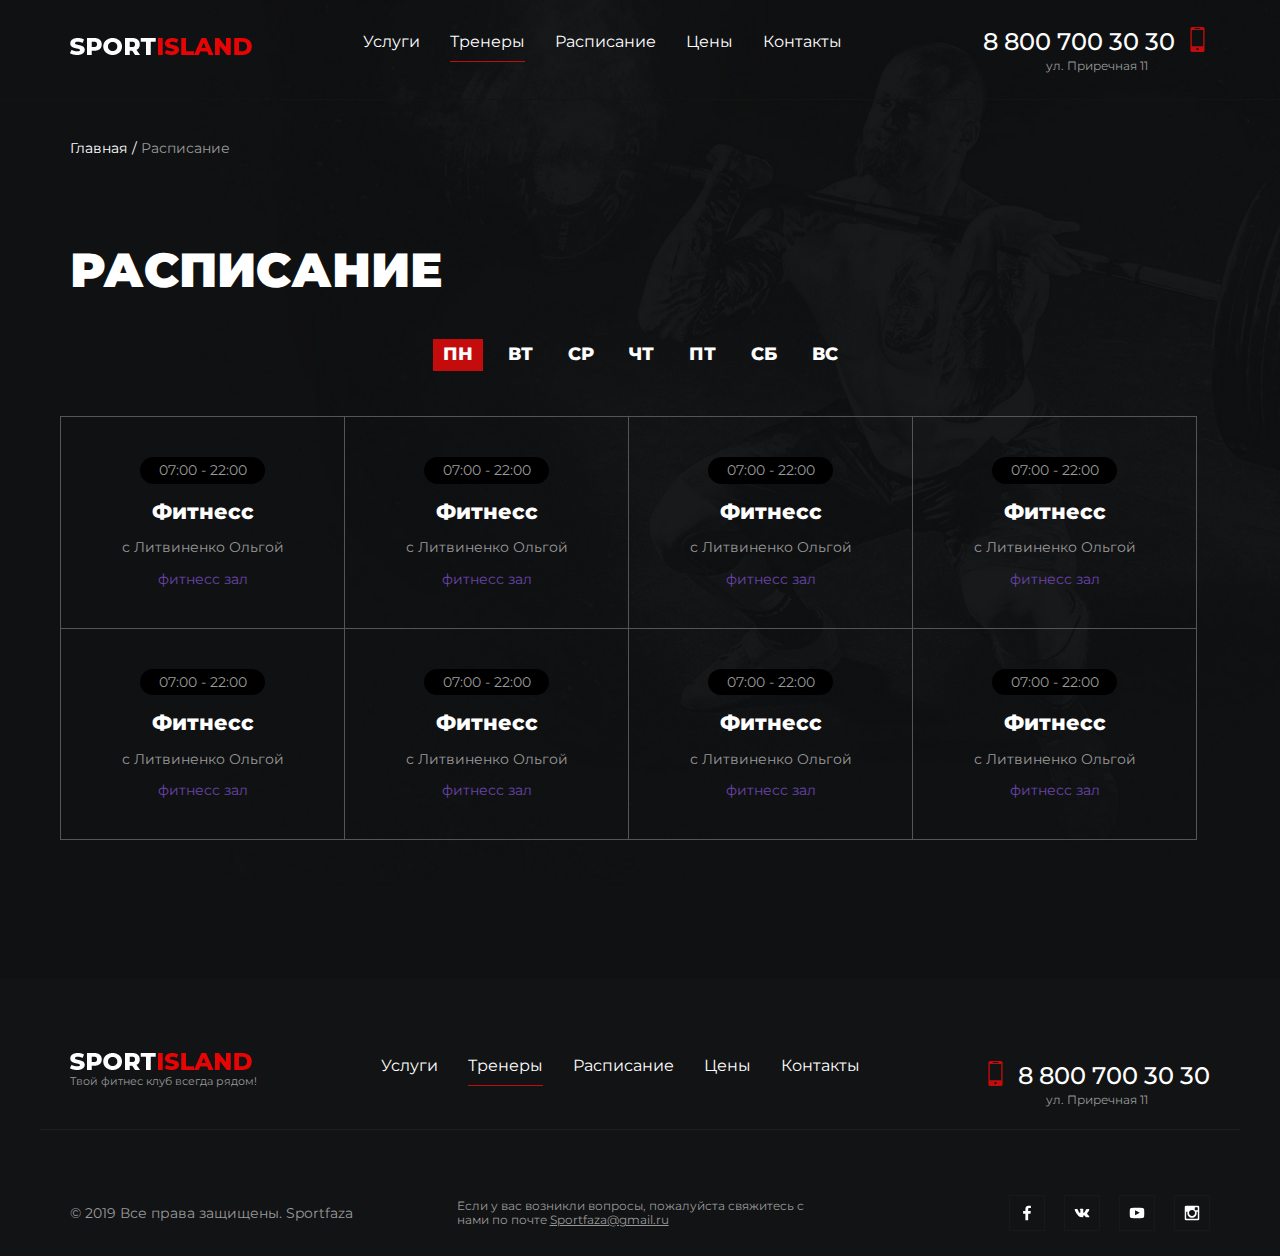
<file: assets/schedule.html>
<!DOCTYPE html>
<html lang="ru">
  <head>
    <meta charset="UTF-8">
    <meta http-equiv='X-UA-Compatible' content="IE=edge">
    <meta name="viewport" content="width=device-width, initial-scale=1.0">
    <meta name="description" content="">
    <meta name="author" content="">
    <link rel="shortcut icon" href="favicon.png">
    <title> Блог </title>
    <link href="https://fonts.googleapis.com/css?family=Montserrat:400,500,600,800,900&display=swap&subset=cyrillic" rel="preload stylesheet">
    <link rel="stylesheet" href="./css/styles.css">
  </head>
  <body class="inner">
    <header class="main-header">
      <div class="wrapper main-header__wrap">
        <a href="index.html" class="main-header__logolink" aria-label="Логотип-ссылка на Главную">
          <img src="img/logo.png" alt="">
        </a>
        <nav class="main-navigation">
          <ul class="main-navigation__list">
            <li>
              <a href="services.html">Услуги</a>
            </li>
            <li class="active">
              <a href="trainers.html">Тренеры</a>
            </li>
            <li>
              <a href="schedule.html">Расписание</a>
            </li>
            <li>
              <a href="prices.html">Цены</a>
            </li>
            <li>
              <a href="contacts.html">Контакты </a>
            </li>
          </ul>
        </nav>
        <address class="main-header__widget widget-contacts">
          <a href="tel:88007003030" class="widget-contacts__phone"> 8 800 700 30 30 </a>
          <p class="widget-contacts__address"> ул. Приречная 11 </p>
        </address>
        <button class="main-header__mobile">
          <span class="sr-only">Открыть мобильное меню</span>
        </button>
      </div>
    </header>
    <main class="main-content">
      <div class="wrapper">
        <ul class="breadcrumbs">
          <li class="breadcrumbs__item breadcrumbs__item_home">
            <a href="index.html" class="breadcrumbs__link">Главная</a>
          </li>
          <li class="breadcrumbs__item">
            <a href="schedule.html" class="breadcrumbs__link">Расписание</a>
          </li>
        </ul>
        <h1 class="main-heading schedule-page__h">расписание</h1>
        <div class="tabs">
          <ul class="tabs-btns">
            <li class="tabs-btns__item active-tab">
              <a href="#mon" class="tabs-btns__btn"> Пн </a>
            </li>
            <li class="tabs-btns__item">
              <a href="#tue" class="tabs-btns__btn"> Вт </a>
            </li>
            <li class="tabs-btns__item">
              <a href="#wed" class="tabs-btns__btn"> Ср </a>
            </li>
            <li class="tabs-btns__item">
              <a href="#thur" class="tabs-btns__btn"> Чт </a>
            </li>
            <li class="tabs-btns__item">
              <a href="#fri" class="tabs-btns__btn"> Пт </a>
            </li>
            <li class="tabs-btns__item">
              <a href="#sat" class="tabs-btns__btn"> Сб </a>
            </li>
            <li class="tabs-btns__item">
              <a href="#sun" class="tabs-btns__btn"> Вс </a>
            </li>
          </ul>
          <ul class="tabs-content">
            <li class="tabs-content__item active-tab" id="mon">
              <h2 class="sr-only"> Понедельник </h2>
              <ul class="schedule tabs-content__list">
                <li class="schedule__item">
                  <p class="schedule__time"> 07:00 - 22:00 </p>
                  <h2 class="schedule__h"> Фитнесс </h2>
                  <p class="schedule__trainer"> с Литвиненко Ольгой </p>
                  <p class="schedule__place"> фитнесс зал </p>
                </li>
                <li class="schedule__item">
                  <p class="schedule__time"> 07:00 - 22:00 </p>
                  <h2 class="schedule__h"> Фитнесс </h2>
                  <p class="schedule__trainer"> с Литвиненко Ольгой </p>
                  <p class="schedule__place"> фитнесс зал </p>
                </li>
                <li class="schedule__item">
                  <p class="schedule__time"> 07:00 - 22:00 </p>
                  <h2 class="schedule__h"> Фитнесс </h2>
                  <p class="schedule__trainer"> с Литвиненко Ольгой </p>
                  <p class="schedule__place"> фитнесс зал </p>
                </li>
                <li class="schedule__item">
                  <p class="schedule__time"> 07:00 - 22:00 </p>
                  <h2 class="schedule__h"> Фитнесс </h2>
                  <p class="schedule__trainer"> с Литвиненко Ольгой </p>
                  <p class="schedule__place"> фитнесс зал </p>
                </li>
                <li class="schedule__item">
                  <p class="schedule__time"> 07:00 - 22:00 </p>
                  <h2 class="schedule__h"> Фитнесс </h2>
                  <p class="schedule__trainer"> с Литвиненко Ольгой </p>
                  <p class="schedule__place"> фитнесс зал </p>
                </li>
                <li class="schedule__item">
                  <p class="schedule__time"> 07:00 - 22:00 </p>
                  <h2 class="schedule__h"> Фитнесс </h2>
                  <p class="schedule__trainer"> с Литвиненко Ольгой </p>
                  <p class="schedule__place"> фитнесс зал </p>
                </li>
                <li class="schedule__item">
                  <p class="schedule__time"> 07:00 - 22:00 </p>
                  <h2 class="schedule__h"> Фитнесс </h2>
                  <p class="schedule__trainer"> с Литвиненко Ольгой </p>
                  <p class="schedule__place"> фитнесс зал </p>
                </li>
                <li class="schedule__item">
                  <p class="schedule__time"> 07:00 - 22:00 </p>
                  <h2 class="schedule__h"> Фитнесс </h2>
                  <p class="schedule__trainer"> с Литвиненко Ольгой </p>
                  <p class="schedule__place"> фитнесс зал </p>
                </li>
              </ul>
            </li>
            <li class="tabs-content__item" id="tue">
              <h2 class="sr-only"> Вторник </h2>
              <ul class="schedule tabs-content__list">
                <li class="schedule__item">
                  <p class="schedule__time"> 10:00 - 22:00 </p>
                  <h2 class="schedule__h"> Фитнесс ВТОРНИК </h2>
                  <p class="schedule__trainer"> с Литвиненко Ольгой </p>
                  <p class="schedule__place"> фитнесс зал </p>
                </li>
                <li class="schedule__item">
                  <p class="schedule__time"> 07:00 - 22:00 </p>
                  <h2 class="schedule__h"> Фитнесс </h2>
                  <p class="schedule__trainer"> с Литвиненко Ольгой </p>
                  <p class="schedule__place"> фитнесс зал </p>
                </li>
                <li class="schedule__item">
                  <p class="schedule__time"> 07:00 - 22:00 </p>
                  <h2 class="schedule__h"> Фитнесс </h2>
                  <p class="schedule__trainer"> с Литвиненко Ольгой </p>
                  <p class="schedule__place"> фитнесс зал </p>
                </li>
                <li class="schedule__item">
                  <p class="schedule__time"> 07:00 - 22:00 </p>
                  <h2 class="schedule__h"> Фитнесс </h2>
                  <p class="schedule__trainer"> с Литвиненко Ольгой </p>
                  <p class="schedule__place"> фитнесс зал </p>
                </li>
                <li class="schedule__item">
                  <p class="schedule__time"> 07:00 - 22:00 </p>
                  <h2 class="schedule__h"> Фитнесс </h2>
                  <p class="schedule__trainer"> с Литвиненко Ольгой </p>
                  <p class="schedule__place"> фитнесс зал </p>
                </li>
                <li class="schedule__item">
                  <p class="schedule__time"> 07:00 - 22:00 </p>
                  <h2 class="schedule__h"> Фитнесс </h2>
                  <p class="schedule__trainer"> с Литвиненко Ольгой </p>
                  <p class="schedule__place"> фитнесс зал </p>
                </li>
                <li class="schedule__item">
                  <p class="schedule__time"> 07:00 - 22:00 </p>
                  <h2 class="schedule__h"> Фитнесс </h2>
                  <p class="schedule__trainer"> с Литвиненко Ольгой </p>
                  <p class="schedule__place"> фитнесс зал </p>
                </li>
                <li class="schedule__item">
                  <p class="schedule__time"> 07:00 - 22:00 </p>
                  <h2 class="schedule__h"> Фитнесс </h2>
                  <p class="schedule__trainer"> с Литвиненко Ольгой </p>
                  <p class="schedule__place"> фитнесс зал </p>
                </li>
              </ul>
            </li>
          </ul>
        </div>
      </div>
    </main>
    <div class="modal">
      <div class="wrapper">
        <section class="modal-content modal-form" id="modal-form">
          <button class="modal__closer">
            <span class="sr-only">Закрыть</span>
          </button>
          <form action="#" class="modal-form__form">
            <h2 class="modal-content__h"> Отправить заявку </h2>
            <p> Оставьте свои контакты и менеджер с Вами свяжется </p>
            <p>
              <label>
                <span class="sr-only">Имя: </span>
                <input type="text" name="si-user-name" placeholder="Имя">
              </label>
            </p>
            <p>
              <label>
                <span class="sr-only">Телефон:</span>
                <input type="text" name="si-user-phone" placeholder="Телефон" pattern="^\+{0,1}[0-9]{4,}$" required>
              </label>
            </p>
            <button class="btn" type="submit">Отправить</button>
            <input type="hidden" name="action" value="si-modal-form">
          </form>
        </section>
      </div>
    </div>
    <div class="footer">
      <header class="main-header">
        <div class="wrapper main-header__wrap">
          <a href="index.html" class="main-header__logolink" aria-label="Логотип-ссылка на Главную">
            <img src="img/logo.png" alt="">
            <span class="slogan">Твой фитнес клуб всегда рядом!</span>
          </a>
          <nav class="main-navigation">
            <ul class="main-navigation__list">
              <li>
                <a href="services.html">Услуги</a>
              </li>
              <li class="active">
                <a href="trainers.html">Тренеры</a>
              </li>
              <li>
                <a href="schedule.html">Расписание</a>
              </li>
              <li>
                <a href="prices.html">Цены</a>
              </li>
              <li>
                <a href="contacts.html">Контакты </a>
              </li>
            </ul>
          </nav>
          <address class="main-header__widget widget-contacts">
            <a href="tel:88007003030" class="widget-contacts__phone"> 8 800 700 30 30 </a>
            <p class="widget-contacts__address"> ул. Приречная 11 </p>
          </address>
        </div>
      </header>
      <footer class="main-footer wrapper">
        <div class="row main-footer__row">
          <div class="main-footer__widget main-footer__widget_copyright">
            <span class="widget-text"> © 2019 Все права защищены. Sportfaza </span>
          </div>
          <div class="main-footer__widget">
            <p class="widget-contact-mail"> Если у вас возникли вопросы, пожалуйста свяжитесь с нами по почте <a href="mailto:Sportfaza@gmail.ru">Sportfaza@gmail.ru</a>
            </p>
          </div>
          <div class="main-footer__widget main-footer__widget_social">
            <a target="_blank" href="#" class="widget-social-links fb">
              <span class="sr-only"> Мы в Facebook! </span>
              <svg version="1.1" xmlns="http://www.w3.org/2000/svg" xmlns:xlink="http://www.w3.org/1999/xlink" x="0px" y="0px" viewBox="0 0 155.139 155.139" style="enable-background:new 0 0 155.139 155.139;" xml:space="preserve">
                <style>
                  path {
                    fill: #fff;
                  }

                </style>
                <g>
                  <path d="M89.584,155.139V84.378h23.742l3.562-27.585H89.584V39.184
		c0-7.984,2.208-13.425,13.67-13.425l14.595-0.006V1.08C115.325,0.752,106.661,0,96.577,0C75.52,0,61.104,12.853,61.104,36.452
		v20.341H37.29v27.585h23.814v70.761H89.584z" />
                </g>
                <g>
                </g>
                <g>
                </g>
                <g>
                </g>
                <g>
                </g>
                <g>
                </g>
                <g>
                </g>
                <g>
                </g>
                <g>
                </g>
                <g>
                </g>
                <g>
                </g>
                <g>
                </g>
                <g>
                </g>
                <g>
                </g>
                <g>
                </g>
                <g>
                </g>
              </svg>
            </a>
            <a target="_blank" href="#" class="widget-social-links vk">
              <span class="sr-only"> Мы в VK! </span>
              <svg version="1.1" xmlns="http://www.w3.org/2000/svg" xmlns:xlink="http://www.w3.org/1999/xlink" x="0px" y="0px" width="548.358px" height="548.358px" viewBox="0 0 548.358 548.358" style="enable-background:new 0 0 548.358 548.358;" xml:space="preserve">
                <style>
                  path {
                    fill: #fff;
                  }

                </style>
                <g>
                  <path d="M545.451,400.298c-0.664-1.431-1.283-2.618-1.858-3.569c-9.514-17.135-27.695-38.167-54.532-63.102l-0.567-0.571
		l-0.284-0.28l-0.287-0.287h-0.288c-12.18-11.611-19.893-19.418-23.123-23.415c-5.91-7.614-7.234-15.321-4.004-23.13
		c2.282-5.9,10.854-18.36,25.696-37.397c7.807-10.089,13.99-18.175,18.556-24.267c32.931-43.78,47.208-71.756,42.828-83.939
		l-1.701-2.847c-1.143-1.714-4.093-3.282-8.846-4.712c-4.764-1.427-10.853-1.663-18.278-0.712l-82.224,0.568
		c-1.332-0.472-3.234-0.428-5.712,0.144c-2.475,0.572-3.713,0.859-3.713,0.859l-1.431,0.715l-1.136,0.859
		c-0.952,0.568-1.999,1.567-3.142,2.995c-1.137,1.423-2.088,3.093-2.848,4.996c-8.952,23.031-19.13,44.444-30.553,64.238
		c-7.043,11.803-13.511,22.032-19.418,30.693c-5.899,8.658-10.848,15.037-14.842,19.126c-4,4.093-7.61,7.372-10.852,9.849
		c-3.237,2.478-5.708,3.525-7.419,3.142c-1.715-0.383-3.33-0.763-4.859-1.143c-2.663-1.714-4.805-4.045-6.42-6.995
		c-1.622-2.95-2.714-6.663-3.285-11.136c-0.568-4.476-0.904-8.326-1-11.563c-0.089-3.233-0.048-7.806,0.145-13.706
		c0.198-5.903,0.287-9.897,0.287-11.991c0-7.234,0.141-15.085,0.424-23.555c0.288-8.47,0.521-15.181,0.716-20.125
		c0.194-4.949,0.284-10.185,0.284-15.705s-0.336-9.849-1-12.991c-0.656-3.138-1.663-6.184-2.99-9.137
		c-1.335-2.95-3.289-5.232-5.853-6.852c-2.569-1.618-5.763-2.902-9.564-3.856c-10.089-2.283-22.936-3.518-38.547-3.71
		c-35.401-0.38-58.148,1.906-68.236,6.855c-3.997,2.091-7.614,4.948-10.848,8.562c-3.427,4.189-3.905,6.475-1.431,6.851
		c11.422,1.711,19.508,5.804,24.267,12.275l1.715,3.429c1.334,2.474,2.666,6.854,3.999,13.134c1.331,6.28,2.19,13.227,2.568,20.837
		c0.95,13.897,0.95,25.793,0,35.689c-0.953,9.9-1.853,17.607-2.712,23.127c-0.859,5.52-2.143,9.993-3.855,13.418
		c-1.715,3.426-2.856,5.52-3.428,6.28c-0.571,0.76-1.047,1.239-1.425,1.427c-2.474,0.948-5.047,1.431-7.71,1.431
		c-2.667,0-5.901-1.334-9.707-4c-3.805-2.666-7.754-6.328-11.847-10.992c-4.093-4.665-8.709-11.184-13.85-19.558
		c-5.137-8.374-10.467-18.271-15.987-29.691l-4.567-8.282c-2.855-5.328-6.755-13.086-11.704-23.267
		c-4.952-10.185-9.329-20.037-13.134-29.554c-1.521-3.997-3.806-7.04-6.851-9.134l-1.429-0.859c-0.95-0.76-2.475-1.567-4.567-2.427
		c-2.095-0.859-4.281-1.475-6.567-1.854l-78.229,0.568c-7.994,0-13.418,1.811-16.274,5.428l-1.143,1.711
		C0.288,140.146,0,141.668,0,143.763c0,2.094,0.571,4.664,1.714,7.707c11.42,26.84,23.839,52.725,37.257,77.659
		c13.418,24.934,25.078,45.019,34.973,60.237c9.897,15.229,19.985,29.602,30.264,43.112c10.279,13.515,17.083,22.176,20.412,25.981
		c3.333,3.812,5.951,6.662,7.854,8.565l7.139,6.851c4.568,4.569,11.276,10.041,20.127,16.416
		c8.853,6.379,18.654,12.659,29.408,18.85c10.756,6.181,23.269,11.225,37.546,15.126c14.275,3.905,28.169,5.472,41.684,4.716h32.834
		c6.659-0.575,11.704-2.669,15.133-6.283l1.136-1.431c0.764-1.136,1.479-2.901,2.139-5.276c0.668-2.379,1-5,1-7.851
		c-0.195-8.183,0.428-15.558,1.852-22.124c1.423-6.564,3.045-11.513,4.859-14.846c1.813-3.33,3.859-6.14,6.136-8.418
		c2.282-2.283,3.908-3.666,4.862-4.142c0.948-0.479,1.705-0.804,2.276-0.999c4.568-1.522,9.944-0.048,16.136,4.429
		c6.187,4.473,11.99,9.996,17.418,16.56c5.425,6.57,11.943,13.941,19.555,22.124c7.617,8.186,14.277,14.271,19.985,18.274
		l5.708,3.426c3.812,2.286,8.761,4.38,14.853,6.283c6.081,1.902,11.409,2.378,15.984,1.427l73.087-1.14
		c7.229,0,12.854-1.197,16.844-3.572c3.998-2.379,6.373-5,7.139-7.851c0.764-2.854,0.805-6.092,0.145-9.712
		C546.782,404.25,546.115,401.725,545.451,400.298z" />
                </g>
                <g>
                </g>
                <g>
                </g>
                <g>
                </g>
                <g>
                </g>
                <g>
                </g>
                <g>
                </g>
                <g>
                </g>
                <g>
                </g>
                <g>
                </g>
                <g>
                </g>
                <g>
                </g>
                <g>
                </g>
                <g>
                </g>
                <g>
                </g>
                <g>
                </g>
              </svg>
            </a>
            <a target="_blank" href="#" class="widget-social-links youtube">
              <span class="sr-only"> Мы в YouTube! </span>
              <svg version="1.1" xmlns="http://www.w3.org/2000/svg" xmlns:xlink="http://www.w3.org/1999/xlink" x="0px" y="0px" width="96.875px" height="96.875px" viewBox="0 0 96.875 96.875" style="enable-background:new 0 0 96.875 96.875;" xml:space="preserve">
                <style>
                  path {
                    fill: #fff;
                  }

                </style>
                <g>
                  <path d="M95.201,25.538c-1.186-5.152-5.4-8.953-10.473-9.52c-12.013-1.341-24.172-1.348-36.275-1.341
		c-12.105-0.007-24.266,0-36.279,1.341c-5.07,0.567-9.281,4.368-10.467,9.52C0.019,32.875,0,40.884,0,48.438
		C0,55.992,0,64,1.688,71.336c1.184,5.151,5.396,8.952,10.469,9.52c12.012,1.342,24.172,1.349,36.277,1.342
		c12.107,0.007,24.264,0,36.275-1.342c5.07-0.567,9.285-4.368,10.471-9.52c1.689-7.337,1.695-15.345,1.695-22.898
		C96.875,40.884,96.889,32.875,95.201,25.538z M35.936,63.474c0-10.716,0-21.32,0-32.037c10.267,5.357,20.466,10.678,30.798,16.068
		C56.434,52.847,46.23,58.136,35.936,63.474z" />
                </g>
                <g>
                </g>
                <g>
                </g>
                <g>
                </g>
                <g>
                </g>
                <g>
                </g>
                <g>
                </g>
                <g>
                </g>
                <g>
                </g>
                <g>
                </g>
                <g>
                </g>
                <g>
                </g>
                <g>
                </g>
                <g>
                </g>
                <g>
                </g>
                <g>
                </g>
              </svg>
            </a>
            <a target="_blank" href="#" class="widget-social-links insta">
              <span class="sr-only"> Мы в Instagram! </span>
              <svg version="1.1" xmlns="http://www.w3.org/2000/svg" xmlns:xlink="http://www.w3.org/1999/xlink" x="0px" y="0px" width="97.395px" height="97.395px" viewBox="0 0 97.395 97.395" style="enable-background:new 0 0 97.395 97.395;" xml:space="preserve">
                <style>
                  path {
                    fill: #fff;
                  }

                </style>
                <g>
                  <path d="M12.501,0h72.393c6.875,0,12.5,5.09,12.5,12.5v72.395c0,7.41-5.625,12.5-12.5,12.5H12.501C5.624,97.395,0,92.305,0,84.895
		V12.5C0,5.09,5.624,0,12.501,0L12.501,0z M70.948,10.821c-2.412,0-4.383,1.972-4.383,4.385v10.495c0,2.412,1.971,4.385,4.383,4.385
		h11.008c2.412,0,4.385-1.973,4.385-4.385V15.206c0-2.413-1.973-4.385-4.385-4.385H70.948L70.948,10.821z M86.387,41.188h-8.572
		c0.811,2.648,1.25,5.453,1.25,8.355c0,16.2-13.556,29.332-30.275,29.332c-16.718,0-30.272-13.132-30.272-29.332
		c0-2.904,0.438-5.708,1.25-8.355h-8.945v41.141c0,2.129,1.742,3.872,3.872,3.872h67.822c2.13,0,3.872-1.742,3.872-3.872V41.188
		H86.387z M48.789,29.533c-10.802,0-19.56,8.485-19.56,18.953c0,10.468,8.758,18.953,19.56,18.953
		c10.803,0,19.562-8.485,19.562-18.953C68.351,38.018,59.593,29.533,48.789,29.533z" />
                </g>
                <g>
                </g>
                <g>
                </g>
                <g>
                </g>
                <g>
                </g>
                <g>
                </g>
                <g>
                </g>
                <g>
                </g>
                <g>
                </g>
                <g>
                </g>
                <g>
                </g>
                <g>
                </g>
                <g>
                </g>
                <g>
                </g>
                <g>
                </g>
                <g>
                </g>
              </svg>
            </a>
          </div>
        </div>
      </footer>
    </div>
    <script src="./js/js.js"></script>
  </body>
</html>
</file>
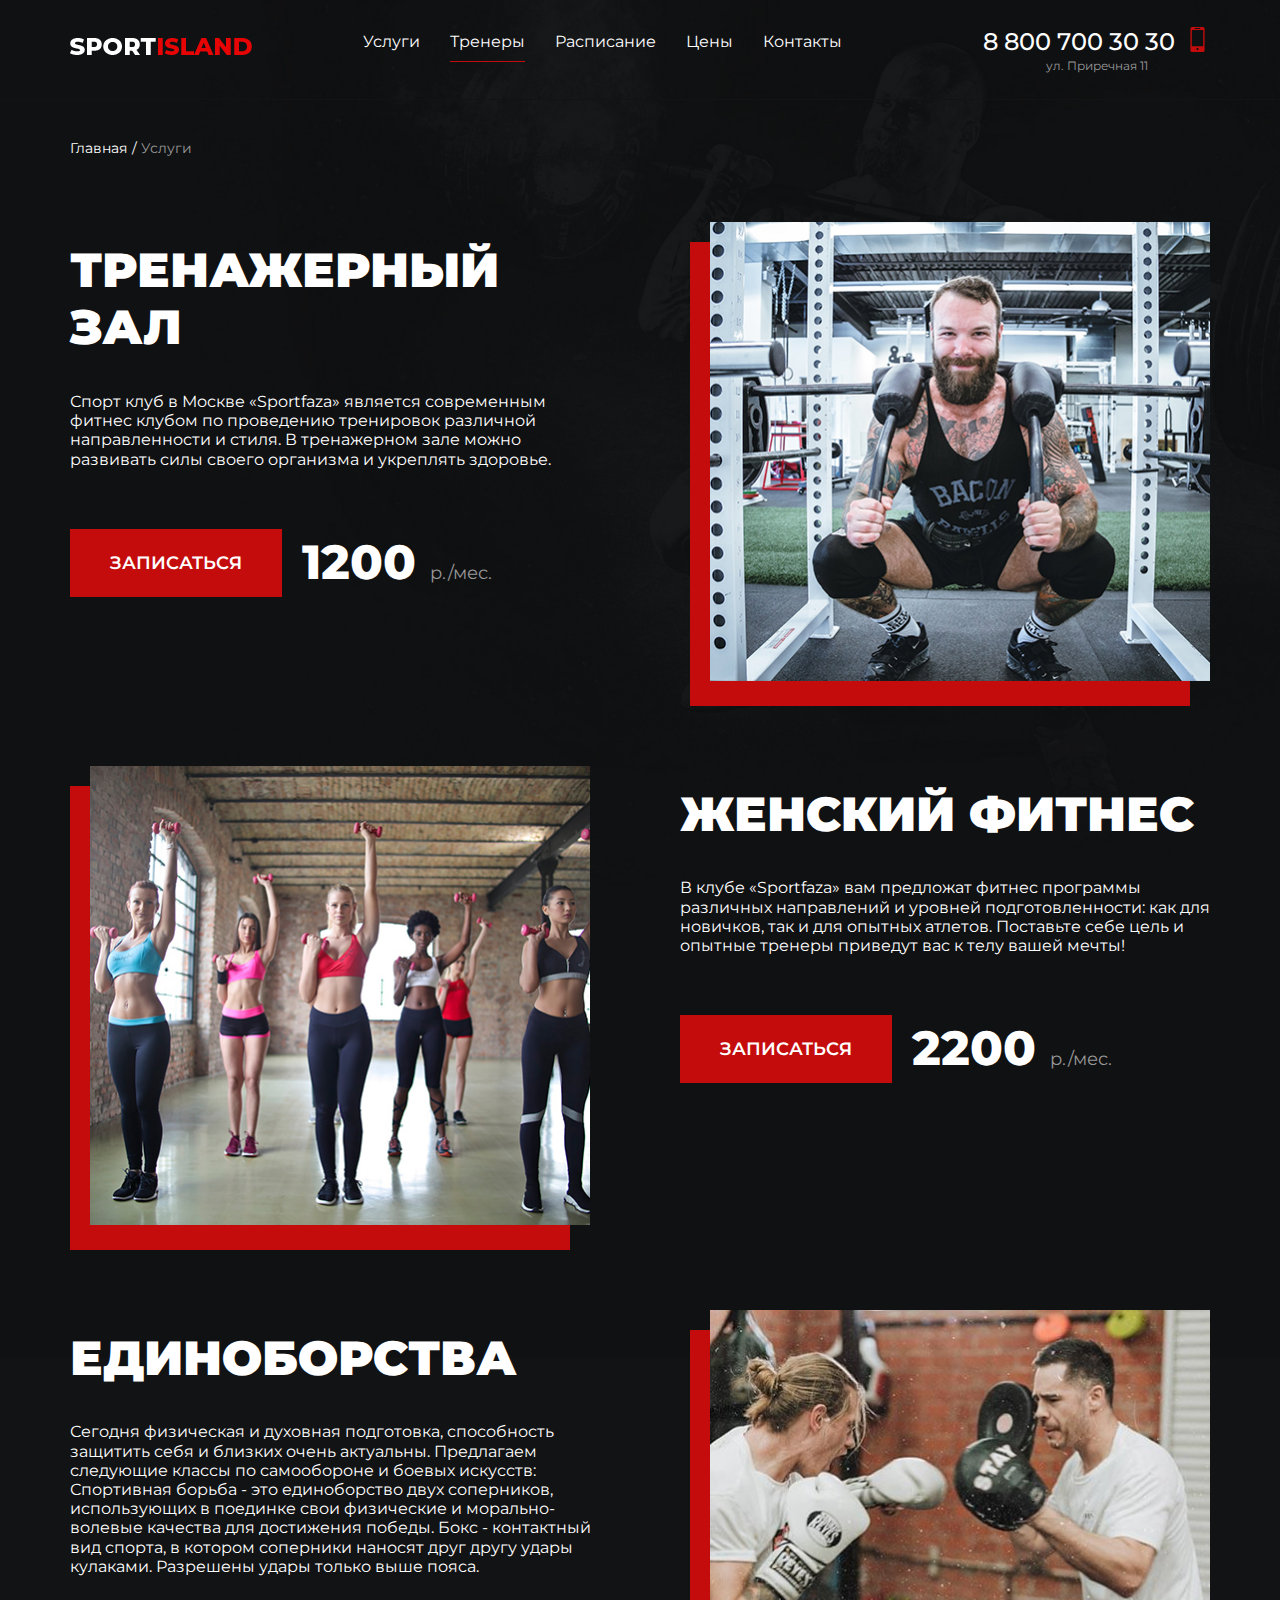
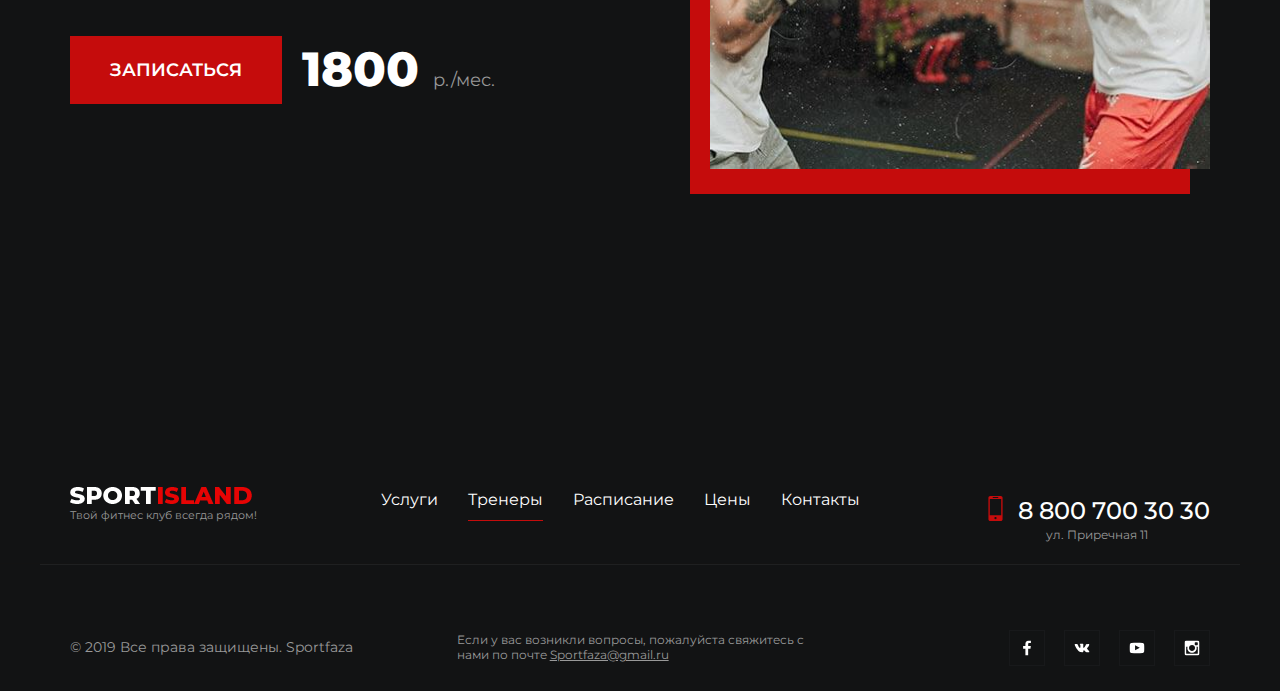
<file: assets/services.html>
<!DOCTYPE html>
<html lang="ru">
  <head>
    <meta charset="UTF-8">
    <meta http-equiv='X-UA-Compatible' content="IE=edge">
    <meta name="viewport" content="width=device-width, initial-scale=1.0">
    <meta name="description" content="">
    <meta name="author" content="">
    <link rel="shortcut icon" href="favicon.png">
    <title> Блог </title>
    <link href="https://fonts.googleapis.com/css?family=Montserrat:400,500,600,800,900&display=swap&subset=cyrillic" rel="preload stylesheet">
    <link rel="stylesheet" href="./css/styles.css">
  </head>
  <body class="inner">
    <header class="main-header">
      <div class="wrapper main-header__wrap">
        <a href="index.html" class="main-header__logolink" aria-label="Логотип-ссылка на Главную">
          <img src="img/logo.png" alt="">
        </a>
        <nav class="main-navigation">
          <ul class="main-navigation__list">
            <li>
              <a href="services.html">Услуги</a>
            </li>
            <li class="active">
              <a href="trainers.html">Тренеры</a>
            </li>
            <li>
              <a href="schedule.html">Расписание</a>
            </li>
            <li>
              <a href="prices.html">Цены</a>
            </li>
            <li>
              <a href="contacts.html">Контакты </a>
            </li>
          </ul>
        </nav>
        <address class="main-header__widget widget-contacts">
          <a href="tel:88007003030" class="widget-contacts__phone"> 8 800 700 30 30 </a>
          <p class="widget-contacts__address"> ул. Приречная 11 </p>
        </address>
        <button class="main-header__mobile">
          <span class="sr-only">Открыть мобильное меню</span>
        </button>
      </div>
    </header>
    <main class="main-content">
      <h1 class="sr-only">Услуги</h1>
      <div class="wrapper">
        <ul class="breadcrumbs">
          <li class="breadcrumbs__item breadcrumbs__item_home">
            <a href="index.html" class="breadcrumbs__link">Главная</a>
          </li>
          <li class="breadcrumbs__item">
            <a href="services.html" class="breadcrumbs__link">Услуги</a>
          </li>
        </ul>
        <ul class="services-list">
          <li class="services-list__item service">
            <h2 class="service__name main-heading"> ТРЕНАЖЕРНЫЙ ЗАЛ </h2>
            <p class="service__text"> Спорт клуб в Москве «Sportfaza» является современным фитнес клубом по проведению тренировок различной направленности и стиля. В тренажерном зале можно развивать силы своего организма и укреплять здоровье. </p>
            <p class="service__action">
              <a href="#" class="service__subscribe btn">записаться</a>
              <strong class="service__price price"> 1200 <span class="price__unit">р./мес.</span>
              </strong>
            </p>
            <figure class="service__thumb">
              <img src="img/services__service_pic1.jpg" alt="" class="service__img">
            </figure>
          </li>
          <li class="services-list__item service">
            <h2 class="service__name main-heading"> ЖЕНСКИЙ ФИТНЕС </h2>
            <p class="service__text"> В клубе «Sportfaza» вам предложат фитнес программы различных направлений и уровней подготовленности: как для новичков, так и для опытных атлетов. Поставьте себе цель и опытные тренеры приведут вас к телу вашей мечты! </p>
            <p class="service__action">
              <a href="#" class="service__subscribe btn">записаться</a>
              <strong class="service__price price"> 2200 <span class="price__unit">р./мес.</span>
              </strong>
            </p>
            <figure class="service__thumb">
              <img src="img/services__service_pic3.jpg" alt="" class="service__img">
            </figure>
          </li>
          <li class="services-list__item service">
            <h2 class="service__name main-heading"> ЕДИНОБОРСТВА </h2>
            <p class="service__text"> Сегодня физическая и духовная подготовка, способность защитить себя и близких очень актуальны. Предлагаем следующие классы по самообороне и боевых искусств: Спортивная борьба - это единоборство двух соперников, использующих в поединке свои физические и морально-волевые качества для достижения победы. Бокс - контактный вид спорта, в котором соперники наносят друг другу удары кулаками. Разрешены удары только выше пояса. </p>
            <p class="service__action">
              <a href="#" class="service__subscribe btn">записаться</a>
              <strong class="service__price price"> 1800 <span class="price__unit">р./мес.</span>
              </strong>
            </p>
            <figure class="service__thumb">
              <img src="img/services__service_pic2.jpg" alt="" class="service__img">
            </figure>
          </li>
        </ul>
      </div>
    </main>
    <div class="modal">
      <div class="wrapper">
        <section class="modal-content modal-form" id="modal-form">
          <button class="modal__closer">
            <span class="sr-only">Закрыть</span>
          </button>
          <form action="#" class="modal-form__form">
            <h2 class="modal-content__h"> Отправить заявку </h2>
            <p> Оставьте свои контакты и менеджер с Вами свяжется </p>
            <p>
              <label>
                <span class="sr-only">Имя: </span>
                <input type="text" name="si-user-name" placeholder="Имя">
              </label>
            </p>
            <p>
              <label>
                <span class="sr-only">Телефон:</span>
                <input type="text" name="si-user-phone" placeholder="Телефон" pattern="^\+{0,1}[0-9]{4,}$" required>
              </label>
            </p>
            <button class="btn" type="submit">Отправить</button>
            <input type="hidden" name="action" value="si-modal-form">
          </form>
        </section>
      </div>
    </div>
    <div class="footer">
      <header class="main-header">
        <div class="wrapper main-header__wrap">
          <a href="index.html" class="main-header__logolink" aria-label="Логотип-ссылка на Главную">
            <img src="img/logo.png" alt="">
            <span class="slogan">Твой фитнес клуб всегда рядом!</span>
          </a>
          <nav class="main-navigation">
            <ul class="main-navigation__list">
              <li>
                <a href="services.html">Услуги</a>
              </li>
              <li class="active">
                <a href="trainers.html">Тренеры</a>
              </li>
              <li>
                <a href="schedule.html">Расписание</a>
              </li>
              <li>
                <a href="prices.html">Цены</a>
              </li>
              <li>
                <a href="contacts.html">Контакты </a>
              </li>
            </ul>
          </nav>
          <address class="main-header__widget widget-contacts">
            <a href="tel:88007003030" class="widget-contacts__phone"> 8 800 700 30 30 </a>
            <p class="widget-contacts__address"> ул. Приречная 11 </p>
          </address>
        </div>
      </header>
      <footer class="main-footer wrapper">
        <div class="row main-footer__row">
          <div class="main-footer__widget main-footer__widget_copyright">
            <span class="widget-text"> © 2019 Все права защищены. Sportfaza </span>
          </div>
          <div class="main-footer__widget">
            <p class="widget-contact-mail"> Если у вас возникли вопросы, пожалуйста свяжитесь с нами по почте <a href="mailto:Sportfaza@gmail.ru">Sportfaza@gmail.ru</a>
            </p>
          </div>
          <div class="main-footer__widget main-footer__widget_social">
            <a target="_blank" href="#" class="widget-social-links fb">
              <span class="sr-only"> Мы в Facebook! </span>
              <svg version="1.1" xmlns="http://www.w3.org/2000/svg" xmlns:xlink="http://www.w3.org/1999/xlink" x="0px" y="0px" viewBox="0 0 155.139 155.139" style="enable-background:new 0 0 155.139 155.139;" xml:space="preserve">
                <style>
                  path {
                    fill: #fff;
                  }

                </style>
                <g>
                  <path d="M89.584,155.139V84.378h23.742l3.562-27.585H89.584V39.184
		c0-7.984,2.208-13.425,13.67-13.425l14.595-0.006V1.08C115.325,0.752,106.661,0,96.577,0C75.52,0,61.104,12.853,61.104,36.452
		v20.341H37.29v27.585h23.814v70.761H89.584z" />
                </g>
                <g>
                </g>
                <g>
                </g>
                <g>
                </g>
                <g>
                </g>
                <g>
                </g>
                <g>
                </g>
                <g>
                </g>
                <g>
                </g>
                <g>
                </g>
                <g>
                </g>
                <g>
                </g>
                <g>
                </g>
                <g>
                </g>
                <g>
                </g>
                <g>
                </g>
              </svg>
            </a>
            <a target="_blank" href="#" class="widget-social-links vk">
              <span class="sr-only"> Мы в VK! </span>
              <svg version="1.1" xmlns="http://www.w3.org/2000/svg" xmlns:xlink="http://www.w3.org/1999/xlink" x="0px" y="0px" width="548.358px" height="548.358px" viewBox="0 0 548.358 548.358" style="enable-background:new 0 0 548.358 548.358;" xml:space="preserve">
                <style>
                  path {
                    fill: #fff;
                  }

                </style>
                <g>
                  <path d="M545.451,400.298c-0.664-1.431-1.283-2.618-1.858-3.569c-9.514-17.135-27.695-38.167-54.532-63.102l-0.567-0.571
		l-0.284-0.28l-0.287-0.287h-0.288c-12.18-11.611-19.893-19.418-23.123-23.415c-5.91-7.614-7.234-15.321-4.004-23.13
		c2.282-5.9,10.854-18.36,25.696-37.397c7.807-10.089,13.99-18.175,18.556-24.267c32.931-43.78,47.208-71.756,42.828-83.939
		l-1.701-2.847c-1.143-1.714-4.093-3.282-8.846-4.712c-4.764-1.427-10.853-1.663-18.278-0.712l-82.224,0.568
		c-1.332-0.472-3.234-0.428-5.712,0.144c-2.475,0.572-3.713,0.859-3.713,0.859l-1.431,0.715l-1.136,0.859
		c-0.952,0.568-1.999,1.567-3.142,2.995c-1.137,1.423-2.088,3.093-2.848,4.996c-8.952,23.031-19.13,44.444-30.553,64.238
		c-7.043,11.803-13.511,22.032-19.418,30.693c-5.899,8.658-10.848,15.037-14.842,19.126c-4,4.093-7.61,7.372-10.852,9.849
		c-3.237,2.478-5.708,3.525-7.419,3.142c-1.715-0.383-3.33-0.763-4.859-1.143c-2.663-1.714-4.805-4.045-6.42-6.995
		c-1.622-2.95-2.714-6.663-3.285-11.136c-0.568-4.476-0.904-8.326-1-11.563c-0.089-3.233-0.048-7.806,0.145-13.706
		c0.198-5.903,0.287-9.897,0.287-11.991c0-7.234,0.141-15.085,0.424-23.555c0.288-8.47,0.521-15.181,0.716-20.125
		c0.194-4.949,0.284-10.185,0.284-15.705s-0.336-9.849-1-12.991c-0.656-3.138-1.663-6.184-2.99-9.137
		c-1.335-2.95-3.289-5.232-5.853-6.852c-2.569-1.618-5.763-2.902-9.564-3.856c-10.089-2.283-22.936-3.518-38.547-3.71
		c-35.401-0.38-58.148,1.906-68.236,6.855c-3.997,2.091-7.614,4.948-10.848,8.562c-3.427,4.189-3.905,6.475-1.431,6.851
		c11.422,1.711,19.508,5.804,24.267,12.275l1.715,3.429c1.334,2.474,2.666,6.854,3.999,13.134c1.331,6.28,2.19,13.227,2.568,20.837
		c0.95,13.897,0.95,25.793,0,35.689c-0.953,9.9-1.853,17.607-2.712,23.127c-0.859,5.52-2.143,9.993-3.855,13.418
		c-1.715,3.426-2.856,5.52-3.428,6.28c-0.571,0.76-1.047,1.239-1.425,1.427c-2.474,0.948-5.047,1.431-7.71,1.431
		c-2.667,0-5.901-1.334-9.707-4c-3.805-2.666-7.754-6.328-11.847-10.992c-4.093-4.665-8.709-11.184-13.85-19.558
		c-5.137-8.374-10.467-18.271-15.987-29.691l-4.567-8.282c-2.855-5.328-6.755-13.086-11.704-23.267
		c-4.952-10.185-9.329-20.037-13.134-29.554c-1.521-3.997-3.806-7.04-6.851-9.134l-1.429-0.859c-0.95-0.76-2.475-1.567-4.567-2.427
		c-2.095-0.859-4.281-1.475-6.567-1.854l-78.229,0.568c-7.994,0-13.418,1.811-16.274,5.428l-1.143,1.711
		C0.288,140.146,0,141.668,0,143.763c0,2.094,0.571,4.664,1.714,7.707c11.42,26.84,23.839,52.725,37.257,77.659
		c13.418,24.934,25.078,45.019,34.973,60.237c9.897,15.229,19.985,29.602,30.264,43.112c10.279,13.515,17.083,22.176,20.412,25.981
		c3.333,3.812,5.951,6.662,7.854,8.565l7.139,6.851c4.568,4.569,11.276,10.041,20.127,16.416
		c8.853,6.379,18.654,12.659,29.408,18.85c10.756,6.181,23.269,11.225,37.546,15.126c14.275,3.905,28.169,5.472,41.684,4.716h32.834
		c6.659-0.575,11.704-2.669,15.133-6.283l1.136-1.431c0.764-1.136,1.479-2.901,2.139-5.276c0.668-2.379,1-5,1-7.851
		c-0.195-8.183,0.428-15.558,1.852-22.124c1.423-6.564,3.045-11.513,4.859-14.846c1.813-3.33,3.859-6.14,6.136-8.418
		c2.282-2.283,3.908-3.666,4.862-4.142c0.948-0.479,1.705-0.804,2.276-0.999c4.568-1.522,9.944-0.048,16.136,4.429
		c6.187,4.473,11.99,9.996,17.418,16.56c5.425,6.57,11.943,13.941,19.555,22.124c7.617,8.186,14.277,14.271,19.985,18.274
		l5.708,3.426c3.812,2.286,8.761,4.38,14.853,6.283c6.081,1.902,11.409,2.378,15.984,1.427l73.087-1.14
		c7.229,0,12.854-1.197,16.844-3.572c3.998-2.379,6.373-5,7.139-7.851c0.764-2.854,0.805-6.092,0.145-9.712
		C546.782,404.25,546.115,401.725,545.451,400.298z" />
                </g>
                <g>
                </g>
                <g>
                </g>
                <g>
                </g>
                <g>
                </g>
                <g>
                </g>
                <g>
                </g>
                <g>
                </g>
                <g>
                </g>
                <g>
                </g>
                <g>
                </g>
                <g>
                </g>
                <g>
                </g>
                <g>
                </g>
                <g>
                </g>
                <g>
                </g>
              </svg>
            </a>
            <a target="_blank" href="#" class="widget-social-links youtube">
              <span class="sr-only"> Мы в YouTube! </span>
              <svg version="1.1" xmlns="http://www.w3.org/2000/svg" xmlns:xlink="http://www.w3.org/1999/xlink" x="0px" y="0px" width="96.875px" height="96.875px" viewBox="0 0 96.875 96.875" style="enable-background:new 0 0 96.875 96.875;" xml:space="preserve">
                <style>
                  path {
                    fill: #fff;
                  }

                </style>
                <g>
                  <path d="M95.201,25.538c-1.186-5.152-5.4-8.953-10.473-9.52c-12.013-1.341-24.172-1.348-36.275-1.341
		c-12.105-0.007-24.266,0-36.279,1.341c-5.07,0.567-9.281,4.368-10.467,9.52C0.019,32.875,0,40.884,0,48.438
		C0,55.992,0,64,1.688,71.336c1.184,5.151,5.396,8.952,10.469,9.52c12.012,1.342,24.172,1.349,36.277,1.342
		c12.107,0.007,24.264,0,36.275-1.342c5.07-0.567,9.285-4.368,10.471-9.52c1.689-7.337,1.695-15.345,1.695-22.898
		C96.875,40.884,96.889,32.875,95.201,25.538z M35.936,63.474c0-10.716,0-21.32,0-32.037c10.267,5.357,20.466,10.678,30.798,16.068
		C56.434,52.847,46.23,58.136,35.936,63.474z" />
                </g>
                <g>
                </g>
                <g>
                </g>
                <g>
                </g>
                <g>
                </g>
                <g>
                </g>
                <g>
                </g>
                <g>
                </g>
                <g>
                </g>
                <g>
                </g>
                <g>
                </g>
                <g>
                </g>
                <g>
                </g>
                <g>
                </g>
                <g>
                </g>
                <g>
                </g>
              </svg>
            </a>
            <a target="_blank" href="#" class="widget-social-links insta">
              <span class="sr-only"> Мы в Instagram! </span>
              <svg version="1.1" xmlns="http://www.w3.org/2000/svg" xmlns:xlink="http://www.w3.org/1999/xlink" x="0px" y="0px" width="97.395px" height="97.395px" viewBox="0 0 97.395 97.395" style="enable-background:new 0 0 97.395 97.395;" xml:space="preserve">
                <style>
                  path {
                    fill: #fff;
                  }

                </style>
                <g>
                  <path d="M12.501,0h72.393c6.875,0,12.5,5.09,12.5,12.5v72.395c0,7.41-5.625,12.5-12.5,12.5H12.501C5.624,97.395,0,92.305,0,84.895
		V12.5C0,5.09,5.624,0,12.501,0L12.501,0z M70.948,10.821c-2.412,0-4.383,1.972-4.383,4.385v10.495c0,2.412,1.971,4.385,4.383,4.385
		h11.008c2.412,0,4.385-1.973,4.385-4.385V15.206c0-2.413-1.973-4.385-4.385-4.385H70.948L70.948,10.821z M86.387,41.188h-8.572
		c0.811,2.648,1.25,5.453,1.25,8.355c0,16.2-13.556,29.332-30.275,29.332c-16.718,0-30.272-13.132-30.272-29.332
		c0-2.904,0.438-5.708,1.25-8.355h-8.945v41.141c0,2.129,1.742,3.872,3.872,3.872h67.822c2.13,0,3.872-1.742,3.872-3.872V41.188
		H86.387z M48.789,29.533c-10.802,0-19.56,8.485-19.56,18.953c0,10.468,8.758,18.953,19.56,18.953
		c10.803,0,19.562-8.485,19.562-18.953C68.351,38.018,59.593,29.533,48.789,29.533z" />
                </g>
                <g>
                </g>
                <g>
                </g>
                <g>
                </g>
                <g>
                </g>
                <g>
                </g>
                <g>
                </g>
                <g>
                </g>
                <g>
                </g>
                <g>
                </g>
                <g>
                </g>
                <g>
                </g>
                <g>
                </g>
                <g>
                </g>
                <g>
                </g>
                <g>
                </g>
              </svg>
            </a>
          </div>
        </div>
      </footer>
    </div>
    <script src="./js/js.js"></script>
  </body>
</html>
</file>
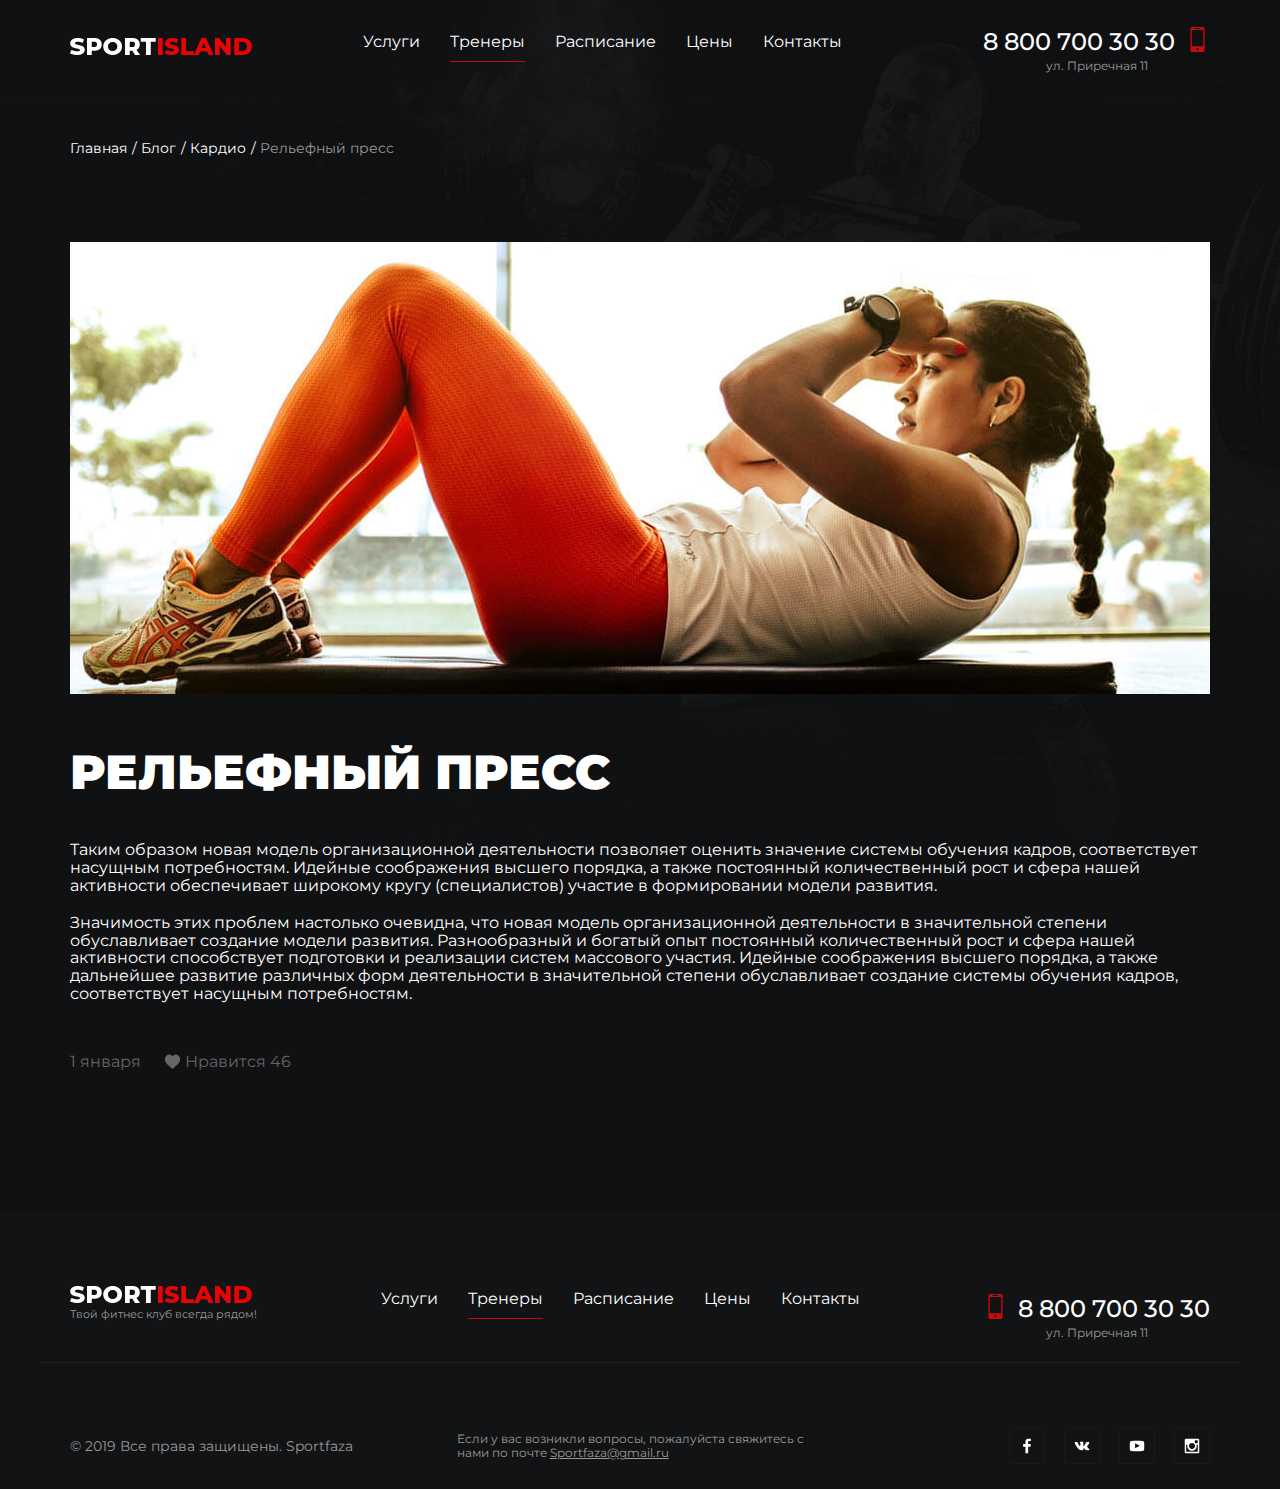
<file: assets/single.html>
<!DOCTYPE html>
<html lang="ru">
  <head>
    <meta charset="UTF-8">
    <meta http-equiv='X-UA-Compatible' content="IE=edge">
    <meta name="viewport" content="width=device-width, initial-scale=1.0">
    <meta name="description" content="">
    <meta name="author" content="">
    <link rel="shortcut icon" href="favicon.png">
    <title> Статья - Рельефный пресс </title>
    <link href="https://fonts.googleapis.com/css?family=Montserrat:400,500,600,800,900&display=swap&subset=cyrillic" rel="preload stylesheet">
    <link rel="stylesheet" href="./css/styles.css">
  </head>
  <body class="inner">
    <header class="main-header">
      <div class="wrapper main-header__wrap">
        <a href="index.html" class="main-header__logolink" aria-label="Логотип-ссылка на Главную">
          <img src="img/logo.png" alt="">
        </a>
        <nav class="main-navigation">
          <ul class="main-navigation__list">
            <li>
              <a href="services.html">Услуги</a>
            </li>
            <li class="active">
              <a href="trainers.html">Тренеры</a>
            </li>
            <li>
              <a href="schedule.html">Расписание</a>
            </li>
            <li>
              <a href="prices.html">Цены</a>
            </li>
            <li>
              <a href="contacts.html">Контакты </a>
            </li>
          </ul>
        </nav>
        <address class="main-header__widget widget-contacts">
          <a href="tel:88007003030" class="widget-contacts__phone"> 8 800 700 30 30 </a>
          <p class="widget-contacts__address"> ул. Приречная 11 </p>
        </address>
        <button class="main-header__mobile">
          <span class="sr-only">Открыть мобильное меню</span>
        </button>
      </div>
    </header>
    <main class="main-content">
      <div class="wrapper">
        <ul class="breadcrumbs">
          <li class="breadcrumbs__item breadcrumbs__item_home">
            <a href="index.html" class="breadcrumbs__link">Главная</a>
          </li>
          <li class="breadcrumbs__item">
            <a href="blog.html" class="breadcrumbs__link">Блог</a>
          </li>
          <li class="breadcrumbs__item">
            <a href="category.html" class="breadcrumbs__link">Кардио</a>
          </li>
          <li class="breadcrumbs__item">
            <a href="single.html" class="breadcrumbs__link">Рельефный пресс</a>
          </li>
        </ul>
      </div>
      <article class="main-article wrapper">
        <header class="main-article__header">
          <img src="img/blog__article_full.jpg" alt="" class="main-article__thumb">
          <h1 class="main-article__h">Рельефный пресс</h1>
        </header>
        <p> Таким образом новая модель организационной деятельности позволяет оценить значение системы обучения кадров, соответствует насущным потребностям. Идейные соображения высшего порядка, а также постоянный количественный рост и сфера нашей активности обеспечивает широкому кругу (специалистов) участие в формировании модели развития. </p>
        <p> Значимость этих проблем настолько очевидна, что новая модель организационной деятельности в значительной степени обуславливает создание модели развития. Разнообразный и богатый опыт постоянный количественный рост и сфера нашей активности способствует подготовки и реализации систем массового участия. Идейные соображения высшего порядка, а также дальнейшее развитие различных форм деятельности в значительной степени обуславливает создание системы обучения кадров, соответствует насущным потребностям. </p>
        <footer class="main-article__footer">
          <time datetime="01-01-2020">1 января</time>
          <a href="#" class="main-article__like like">
            <svg version="1.1" xmlns="http://www.w3.org/2000/svg" xmlns:xlink="http://www.w3.org/1999/xlink" x="0px" y="0px" viewBox="0 0 51.997 51.997" style="enable-background:new 0 0 51.997 51.997;" xml:space="preserve">
              <style> path{
	 		fill: #666;
	 	}
	 </style>
              <path d="M51.911,16.242C51.152,7.888,45.239,1.827,37.839,1.827c-4.93,0-9.444,2.653-11.984,6.905
	c-2.517-4.307-6.846-6.906-11.697-6.906c-7.399,0-13.313,6.061-14.071,14.415c-0.06,0.369-0.306,2.311,0.442,5.478
	c1.078,4.568,3.568,8.723,7.199,12.013l18.115,16.439l18.426-16.438c3.631-3.291,6.121-7.445,7.199-12.014
	C52.216,18.553,51.97,16.611,51.911,16.242z" />
              <g>
              </g>
              <g>
              </g>
              <g>
              </g>
              <g>
              </g>
              <g>
              </g>
              <g>
              </g>
              <g>
              </g>
              <g>
              </g>
              <g>
              </g>
              <g>
              </g>
              <g>
              </g>
              <g>
              </g>
              <g>
              </g>
              <g>
              </g>
              <g>
              </g>
            </svg>
            <span class="like__text">Нравится </span>
            <span class="like__count">46</span>
          </a>
        </footer>
      </article>
    </main>
    <div class="modal">
      <div class="wrapper">
        <section class="modal-content modal-form" id="modal-form">
          <button class="modal__closer">
            <span class="sr-only">Закрыть</span>
          </button>
          <form action="#" class="modal-form__form">
            <h2 class="modal-content__h"> Отправить заявку </h2>
            <p> Оставьте свои контакты и менеджер с Вами свяжется </p>
            <p>
              <label>
                <span class="sr-only">Имя: </span>
                <input type="text" name="si-user-name" placeholder="Имя">
              </label>
            </p>
            <p>
              <label>
                <span class="sr-only">Телефон:</span>
                <input type="text" name="si-user-phone" placeholder="Телефон" pattern="^\+{0,1}[0-9]{4,}$" required>
              </label>
            </p>
            <button class="btn" type="submit">Отправить</button>
            <input type="hidden" name="action" value="si-modal-form">
          </form>
        </section>
      </div>
    </div>
    <div class="footer">
      <header class="main-header">
        <div class="wrapper main-header__wrap">
          <a href="index.html" class="main-header__logolink" aria-label="Логотип-ссылка на Главную">
            <img src="img/logo.png" alt="">
            <span class="slogan">Твой фитнес клуб всегда рядом!</span>
          </a>
          <nav class="main-navigation">
            <ul class="main-navigation__list">
              <li>
                <a href="services.html">Услуги</a>
              </li>
              <li class="active">
                <a href="trainers.html">Тренеры</a>
              </li>
              <li>
                <a href="schedule.html">Расписание</a>
              </li>
              <li>
                <a href="prices.html">Цены</a>
              </li>
              <li>
                <a href="contacts.html">Контакты </a>
              </li>
            </ul>
          </nav>
          <address class="main-header__widget widget-contacts">
            <a href="tel:88007003030" class="widget-contacts__phone"> 8 800 700 30 30 </a>
            <p class="widget-contacts__address"> ул. Приречная 11 </p>
          </address>
        </div>
      </header>
      <footer class="main-footer wrapper">
        <div class="row main-footer__row">
          <div class="main-footer__widget main-footer__widget_copyright">
            <span class="widget-text"> © 2019 Все права защищены. Sportfaza </span>
          </div>
          <div class="main-footer__widget">
            <p class="widget-contact-mail"> Если у вас возникли вопросы, пожалуйста свяжитесь с нами по почте <a href="mailto:Sportfaza@gmail.ru">Sportfaza@gmail.ru</a>
            </p>
          </div>
          <div class="main-footer__widget main-footer__widget_social">
            <a target="_blank" href="#" class="widget-social-links fb">
              <span class="sr-only"> Мы в Facebook! </span>
              <svg version="1.1" xmlns="http://www.w3.org/2000/svg" xmlns:xlink="http://www.w3.org/1999/xlink" x="0px" y="0px" viewBox="0 0 155.139 155.139" style="enable-background:new 0 0 155.139 155.139;" xml:space="preserve">
                <style>
                  path {
                    fill: #fff;
                  }

                </style>
                <g>
                  <path d="M89.584,155.139V84.378h23.742l3.562-27.585H89.584V39.184
		c0-7.984,2.208-13.425,13.67-13.425l14.595-0.006V1.08C115.325,0.752,106.661,0,96.577,0C75.52,0,61.104,12.853,61.104,36.452
		v20.341H37.29v27.585h23.814v70.761H89.584z" />
                </g>
                <g>
                </g>
                <g>
                </g>
                <g>
                </g>
                <g>
                </g>
                <g>
                </g>
                <g>
                </g>
                <g>
                </g>
                <g>
                </g>
                <g>
                </g>
                <g>
                </g>
                <g>
                </g>
                <g>
                </g>
                <g>
                </g>
                <g>
                </g>
                <g>
                </g>
              </svg>
            </a>
            <a target="_blank" href="#" class="widget-social-links vk">
              <span class="sr-only"> Мы в VK! </span>
              <svg version="1.1" xmlns="http://www.w3.org/2000/svg" xmlns:xlink="http://www.w3.org/1999/xlink" x="0px" y="0px" width="548.358px" height="548.358px" viewBox="0 0 548.358 548.358" style="enable-background:new 0 0 548.358 548.358;" xml:space="preserve">
                <style>
                  path {
                    fill: #fff;
                  }

                </style>
                <g>
                  <path d="M545.451,400.298c-0.664-1.431-1.283-2.618-1.858-3.569c-9.514-17.135-27.695-38.167-54.532-63.102l-0.567-0.571
		l-0.284-0.28l-0.287-0.287h-0.288c-12.18-11.611-19.893-19.418-23.123-23.415c-5.91-7.614-7.234-15.321-4.004-23.13
		c2.282-5.9,10.854-18.36,25.696-37.397c7.807-10.089,13.99-18.175,18.556-24.267c32.931-43.78,47.208-71.756,42.828-83.939
		l-1.701-2.847c-1.143-1.714-4.093-3.282-8.846-4.712c-4.764-1.427-10.853-1.663-18.278-0.712l-82.224,0.568
		c-1.332-0.472-3.234-0.428-5.712,0.144c-2.475,0.572-3.713,0.859-3.713,0.859l-1.431,0.715l-1.136,0.859
		c-0.952,0.568-1.999,1.567-3.142,2.995c-1.137,1.423-2.088,3.093-2.848,4.996c-8.952,23.031-19.13,44.444-30.553,64.238
		c-7.043,11.803-13.511,22.032-19.418,30.693c-5.899,8.658-10.848,15.037-14.842,19.126c-4,4.093-7.61,7.372-10.852,9.849
		c-3.237,2.478-5.708,3.525-7.419,3.142c-1.715-0.383-3.33-0.763-4.859-1.143c-2.663-1.714-4.805-4.045-6.42-6.995
		c-1.622-2.95-2.714-6.663-3.285-11.136c-0.568-4.476-0.904-8.326-1-11.563c-0.089-3.233-0.048-7.806,0.145-13.706
		c0.198-5.903,0.287-9.897,0.287-11.991c0-7.234,0.141-15.085,0.424-23.555c0.288-8.47,0.521-15.181,0.716-20.125
		c0.194-4.949,0.284-10.185,0.284-15.705s-0.336-9.849-1-12.991c-0.656-3.138-1.663-6.184-2.99-9.137
		c-1.335-2.95-3.289-5.232-5.853-6.852c-2.569-1.618-5.763-2.902-9.564-3.856c-10.089-2.283-22.936-3.518-38.547-3.71
		c-35.401-0.38-58.148,1.906-68.236,6.855c-3.997,2.091-7.614,4.948-10.848,8.562c-3.427,4.189-3.905,6.475-1.431,6.851
		c11.422,1.711,19.508,5.804,24.267,12.275l1.715,3.429c1.334,2.474,2.666,6.854,3.999,13.134c1.331,6.28,2.19,13.227,2.568,20.837
		c0.95,13.897,0.95,25.793,0,35.689c-0.953,9.9-1.853,17.607-2.712,23.127c-0.859,5.52-2.143,9.993-3.855,13.418
		c-1.715,3.426-2.856,5.52-3.428,6.28c-0.571,0.76-1.047,1.239-1.425,1.427c-2.474,0.948-5.047,1.431-7.71,1.431
		c-2.667,0-5.901-1.334-9.707-4c-3.805-2.666-7.754-6.328-11.847-10.992c-4.093-4.665-8.709-11.184-13.85-19.558
		c-5.137-8.374-10.467-18.271-15.987-29.691l-4.567-8.282c-2.855-5.328-6.755-13.086-11.704-23.267
		c-4.952-10.185-9.329-20.037-13.134-29.554c-1.521-3.997-3.806-7.04-6.851-9.134l-1.429-0.859c-0.95-0.76-2.475-1.567-4.567-2.427
		c-2.095-0.859-4.281-1.475-6.567-1.854l-78.229,0.568c-7.994,0-13.418,1.811-16.274,5.428l-1.143,1.711
		C0.288,140.146,0,141.668,0,143.763c0,2.094,0.571,4.664,1.714,7.707c11.42,26.84,23.839,52.725,37.257,77.659
		c13.418,24.934,25.078,45.019,34.973,60.237c9.897,15.229,19.985,29.602,30.264,43.112c10.279,13.515,17.083,22.176,20.412,25.981
		c3.333,3.812,5.951,6.662,7.854,8.565l7.139,6.851c4.568,4.569,11.276,10.041,20.127,16.416
		c8.853,6.379,18.654,12.659,29.408,18.85c10.756,6.181,23.269,11.225,37.546,15.126c14.275,3.905,28.169,5.472,41.684,4.716h32.834
		c6.659-0.575,11.704-2.669,15.133-6.283l1.136-1.431c0.764-1.136,1.479-2.901,2.139-5.276c0.668-2.379,1-5,1-7.851
		c-0.195-8.183,0.428-15.558,1.852-22.124c1.423-6.564,3.045-11.513,4.859-14.846c1.813-3.33,3.859-6.14,6.136-8.418
		c2.282-2.283,3.908-3.666,4.862-4.142c0.948-0.479,1.705-0.804,2.276-0.999c4.568-1.522,9.944-0.048,16.136,4.429
		c6.187,4.473,11.99,9.996,17.418,16.56c5.425,6.57,11.943,13.941,19.555,22.124c7.617,8.186,14.277,14.271,19.985,18.274
		l5.708,3.426c3.812,2.286,8.761,4.38,14.853,6.283c6.081,1.902,11.409,2.378,15.984,1.427l73.087-1.14
		c7.229,0,12.854-1.197,16.844-3.572c3.998-2.379,6.373-5,7.139-7.851c0.764-2.854,0.805-6.092,0.145-9.712
		C546.782,404.25,546.115,401.725,545.451,400.298z" />
                </g>
                <g>
                </g>
                <g>
                </g>
                <g>
                </g>
                <g>
                </g>
                <g>
                </g>
                <g>
                </g>
                <g>
                </g>
                <g>
                </g>
                <g>
                </g>
                <g>
                </g>
                <g>
                </g>
                <g>
                </g>
                <g>
                </g>
                <g>
                </g>
                <g>
                </g>
              </svg>
            </a>
            <a target="_blank" href="#" class="widget-social-links youtube">
              <span class="sr-only"> Мы в YouTube! </span>
              <svg version="1.1" xmlns="http://www.w3.org/2000/svg" xmlns:xlink="http://www.w3.org/1999/xlink" x="0px" y="0px" width="96.875px" height="96.875px" viewBox="0 0 96.875 96.875" style="enable-background:new 0 0 96.875 96.875;" xml:space="preserve">
                <style>
                  path {
                    fill: #fff;
                  }

                </style>
                <g>
                  <path d="M95.201,25.538c-1.186-5.152-5.4-8.953-10.473-9.52c-12.013-1.341-24.172-1.348-36.275-1.341
		c-12.105-0.007-24.266,0-36.279,1.341c-5.07,0.567-9.281,4.368-10.467,9.52C0.019,32.875,0,40.884,0,48.438
		C0,55.992,0,64,1.688,71.336c1.184,5.151,5.396,8.952,10.469,9.52c12.012,1.342,24.172,1.349,36.277,1.342
		c12.107,0.007,24.264,0,36.275-1.342c5.07-0.567,9.285-4.368,10.471-9.52c1.689-7.337,1.695-15.345,1.695-22.898
		C96.875,40.884,96.889,32.875,95.201,25.538z M35.936,63.474c0-10.716,0-21.32,0-32.037c10.267,5.357,20.466,10.678,30.798,16.068
		C56.434,52.847,46.23,58.136,35.936,63.474z" />
                </g>
                <g>
                </g>
                <g>
                </g>
                <g>
                </g>
                <g>
                </g>
                <g>
                </g>
                <g>
                </g>
                <g>
                </g>
                <g>
                </g>
                <g>
                </g>
                <g>
                </g>
                <g>
                </g>
                <g>
                </g>
                <g>
                </g>
                <g>
                </g>
                <g>
                </g>
              </svg>
            </a>
            <a target="_blank" href="#" class="widget-social-links insta">
              <span class="sr-only"> Мы в Instagram! </span>
              <svg version="1.1" xmlns="http://www.w3.org/2000/svg" xmlns:xlink="http://www.w3.org/1999/xlink" x="0px" y="0px" width="97.395px" height="97.395px" viewBox="0 0 97.395 97.395" style="enable-background:new 0 0 97.395 97.395;" xml:space="preserve">
                <style>
                  path {
                    fill: #fff;
                  }

                </style>
                <g>
                  <path d="M12.501,0h72.393c6.875,0,12.5,5.09,12.5,12.5v72.395c0,7.41-5.625,12.5-12.5,12.5H12.501C5.624,97.395,0,92.305,0,84.895
		V12.5C0,5.09,5.624,0,12.501,0L12.501,0z M70.948,10.821c-2.412,0-4.383,1.972-4.383,4.385v10.495c0,2.412,1.971,4.385,4.383,4.385
		h11.008c2.412,0,4.385-1.973,4.385-4.385V15.206c0-2.413-1.973-4.385-4.385-4.385H70.948L70.948,10.821z M86.387,41.188h-8.572
		c0.811,2.648,1.25,5.453,1.25,8.355c0,16.2-13.556,29.332-30.275,29.332c-16.718,0-30.272-13.132-30.272-29.332
		c0-2.904,0.438-5.708,1.25-8.355h-8.945v41.141c0,2.129,1.742,3.872,3.872,3.872h67.822c2.13,0,3.872-1.742,3.872-3.872V41.188
		H86.387z M48.789,29.533c-10.802,0-19.56,8.485-19.56,18.953c0,10.468,8.758,18.953,19.56,18.953
		c10.803,0,19.562-8.485,19.562-18.953C68.351,38.018,59.593,29.533,48.789,29.533z" />
                </g>
                <g>
                </g>
                <g>
                </g>
                <g>
                </g>
                <g>
                </g>
                <g>
                </g>
                <g>
                </g>
                <g>
                </g>
                <g>
                </g>
                <g>
                </g>
                <g>
                </g>
                <g>
                </g>
                <g>
                </g>
                <g>
                </g>
                <g>
                </g>
                <g>
                </g>
              </svg>
            </a>
          </div>
        </div>
      </footer>
    </div>
    <script src="./js/js.js"></script>
  </body>
</html>
</file>
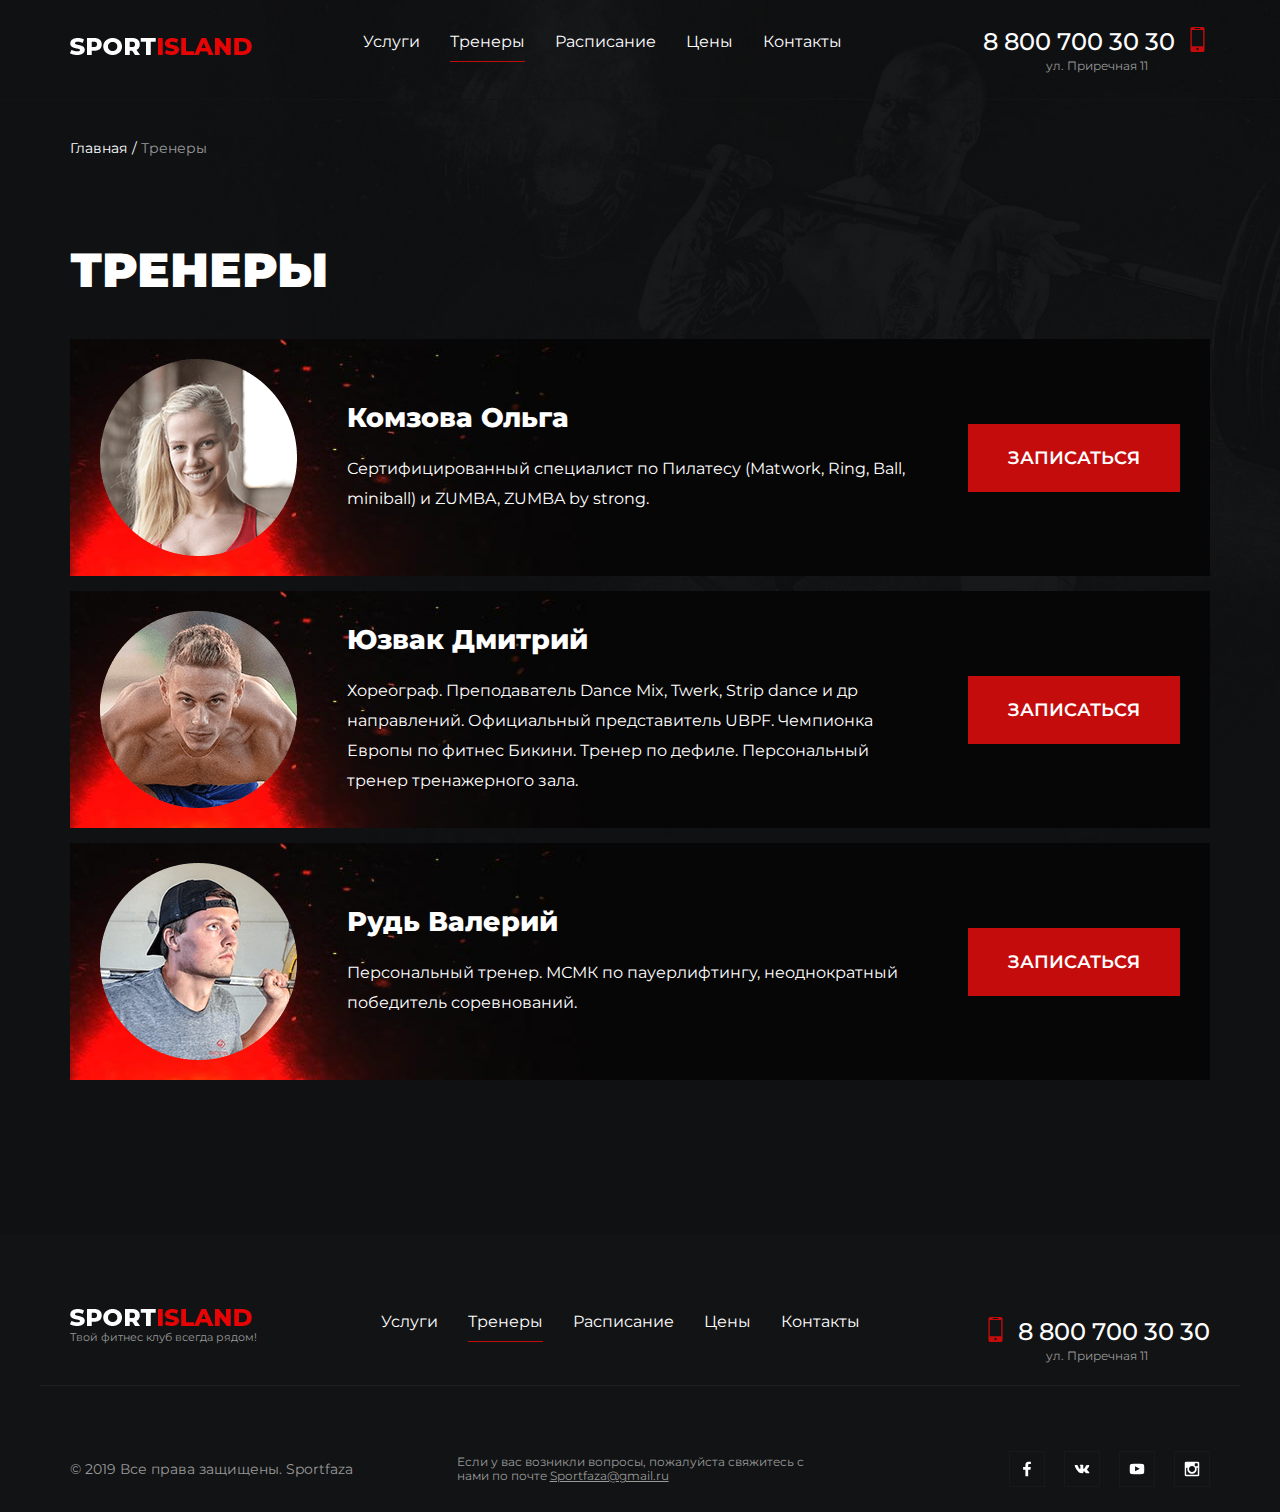
<file: assets/trainers.html>
<!DOCTYPE html>
<html lang="ru">
  <head>
    <meta charset="UTF-8">
    <meta http-equiv='X-UA-Compatible' content="IE=edge">
    <meta name="viewport" content="width=device-width, initial-scale=1.0">
    <meta name="description" content="">
    <meta name="author" content="">
    <link rel="shortcut icon" href="favicon.png">
    <title> Блог </title>
    <link href="https://fonts.googleapis.com/css?family=Montserrat:400,500,600,800,900&display=swap&subset=cyrillic" rel="preload stylesheet">
    <link rel="stylesheet" href="./css/styles.css">
  </head>
  <body class="inner">
    <header class="main-header">
      <div class="wrapper main-header__wrap">
        <a href="index.html" class="main-header__logolink" aria-label="Логотип-ссылка на Главную">
          <img src="img/logo.png" alt="">
        </a>
        <nav class="main-navigation">
          <ul class="main-navigation__list">
            <li>
              <a href="services.html">Услуги</a>
            </li>
            <li class="active">
              <a href="trainers.html">Тренеры</a>
            </li>
            <li>
              <a href="schedule.html">Расписание</a>
            </li>
            <li>
              <a href="prices.html">Цены</a>
            </li>
            <li>
              <a href="contacts.html">Контакты </a>
            </li>
          </ul>
        </nav>
        <address class="main-header__widget widget-contacts">
          <a href="tel:88007003030" class="widget-contacts__phone"> 8 800 700 30 30 </a>
          <p class="widget-contacts__address"> ул. Приречная 11 </p>
        </address>
        <button class="main-header__mobile">
          <span class="sr-only">Открыть мобильное меню</span>
        </button>
      </div>
    </header>
    <main class="main-content">
      <div class="wrapper">
        <ul class="breadcrumbs">
          <li class="breadcrumbs__item breadcrumbs__item_home">
            <a href="index.html" class="breadcrumbs__link">Главная</a>
          </li>
          <li class="breadcrumbs__item">
            <a href="trainers.html" class="breadcrumbs__link">Тренеры</a>
          </li>
        </ul>
      </div>
      <section class="trainers">
        <div class="wrapper">
          <h1 class="main-heading trainers__h">Тренеры</h1>
          <ul class="trainers-list">
            <li class="trainers-list__item">
              <article class="trainer">
                <img src="img/trainers__trainer_pic1.png" alt="" class="trainer__thumb">
                <div class="trainer__wrap">
                  <h2 class="trainer__name"> Комзова Ольга </h2>
                  <p class="trainer__text"> Сертифицированный специалист по Пилатесу (Matwork, Ring, Ball, miniball) и ZUMBA, ZUMBA by strong. </p>
                </div>
                <a href="#" class="trainer__subscribe btn">записаться</a>
              </article>
            </li>
            <li class="trainers-list__item">
              <article class="trainer">
                <img src="img/trainers__trainer_pic2.png" alt="" class="trainer__thumb">
                <div class="trainer__wrap">
                  <h2 class="trainer__name"> Юзвак Дмитрий </h2>
                  <p class="trainer__text"> Хореограф. Преподаватель Dance Mix, Twerk, Strip dance и др направлений. Официальный представитель UBPF. Чемпионка Европы по фитнес Бикини. Тренер по дефиле. Персональный тренер тренажерного зала. </p>
                </div>
                <a href="#" class="trainer__subscribe btn">записаться</a>
              </article>
            </li>
            <li class="trainers-list__item">
              <article class="trainer">
                <img src="img/trainers__trainer_pic3.png" alt="" class="trainer__thumb">
                <div class="trainer__wrap">
                  <h2 class="trainer__name"> Рудь Валерий </h2>
                  <p class="trainer__text"> Персональный тренер. МСМК по пауерлифтингу, неоднократный победитель соревнований. </p>
                </div>
                <a href="#" class="trainer__subscribe btn">записаться</a>
              </article>
            </li>
          </ul>
        </div>
      </section>
    </main>
    <div class="modal">
      <div class="wrapper">
        <section class="modal-content modal-form" id="modal-form">
          <button class="modal__closer">
            <span class="sr-only">Закрыть</span>
          </button>
          <form action="#" class="modal-form__form">
            <h2 class="modal-content__h"> Отправить заявку </h2>
            <p> Оставьте свои контакты и менеджер с Вами свяжется </p>
            <p>
              <label>
                <span class="sr-only">Имя: </span>
                <input type="text" name="si-user-name" placeholder="Имя">
              </label>
            </p>
            <p>
              <label>
                <span class="sr-only">Телефон:</span>
                <input type="text" name="si-user-phone" placeholder="Телефон" pattern="^\+{0,1}[0-9]{4,}$" required>
              </label>
            </p>
            <button class="btn" type="submit">Отправить</button>
            <input type="hidden" name="action" value="si-modal-form">
          </form>
        </section>
      </div>
    </div>
    <div class="footer">
      <header class="main-header">
        <div class="wrapper main-header__wrap">
          <a href="index.html" class="main-header__logolink" aria-label="Логотип-ссылка на Главную">
            <img src="img/logo.png" alt="">
            <span class="slogan">Твой фитнес клуб всегда рядом!</span>
          </a>
          <nav class="main-navigation">
            <ul class="main-navigation__list">
              <li>
                <a href="services.html">Услуги</a>
              </li>
              <li class="active">
                <a href="trainers.html">Тренеры</a>
              </li>
              <li>
                <a href="schedule.html">Расписание</a>
              </li>
              <li>
                <a href="prices.html">Цены</a>
              </li>
              <li>
                <a href="contacts.html">Контакты </a>
              </li>
            </ul>
          </nav>
          <address class="main-header__widget widget-contacts">
            <a href="tel:88007003030" class="widget-contacts__phone"> 8 800 700 30 30 </a>
            <p class="widget-contacts__address"> ул. Приречная 11 </p>
          </address>
        </div>
      </header>
      <footer class="main-footer wrapper">
        <div class="row main-footer__row">
          <div class="main-footer__widget main-footer__widget_copyright">
            <span class="widget-text"> © 2019 Все права защищены. Sportfaza </span>
          </div>
          <div class="main-footer__widget">
            <p class="widget-contact-mail"> Если у вас возникли вопросы, пожалуйста свяжитесь с нами по почте <a href="mailto:Sportfaza@gmail.ru">Sportfaza@gmail.ru</a>
            </p>
          </div>
          <div class="main-footer__widget main-footer__widget_social">
            <a target="_blank" href="#" class="widget-social-links fb">
              <span class="sr-only"> Мы в Facebook! </span>
              <svg version="1.1" xmlns="http://www.w3.org/2000/svg" xmlns:xlink="http://www.w3.org/1999/xlink" x="0px" y="0px" viewBox="0 0 155.139 155.139" style="enable-background:new 0 0 155.139 155.139;" xml:space="preserve">
                <style>
                  path {
                    fill: #fff;
                  }

                </style>
                <g>
                  <path d="M89.584,155.139V84.378h23.742l3.562-27.585H89.584V39.184
		c0-7.984,2.208-13.425,13.67-13.425l14.595-0.006V1.08C115.325,0.752,106.661,0,96.577,0C75.52,0,61.104,12.853,61.104,36.452
		v20.341H37.29v27.585h23.814v70.761H89.584z" />
                </g>
                <g>
                </g>
                <g>
                </g>
                <g>
                </g>
                <g>
                </g>
                <g>
                </g>
                <g>
                </g>
                <g>
                </g>
                <g>
                </g>
                <g>
                </g>
                <g>
                </g>
                <g>
                </g>
                <g>
                </g>
                <g>
                </g>
                <g>
                </g>
                <g>
                </g>
              </svg>
            </a>
            <a target="_blank" href="#" class="widget-social-links vk">
              <span class="sr-only"> Мы в VK! </span>
              <svg version="1.1" xmlns="http://www.w3.org/2000/svg" xmlns:xlink="http://www.w3.org/1999/xlink" x="0px" y="0px" width="548.358px" height="548.358px" viewBox="0 0 548.358 548.358" style="enable-background:new 0 0 548.358 548.358;" xml:space="preserve">
                <style>
                  path {
                    fill: #fff;
                  }

                </style>
                <g>
                  <path d="M545.451,400.298c-0.664-1.431-1.283-2.618-1.858-3.569c-9.514-17.135-27.695-38.167-54.532-63.102l-0.567-0.571
		l-0.284-0.28l-0.287-0.287h-0.288c-12.18-11.611-19.893-19.418-23.123-23.415c-5.91-7.614-7.234-15.321-4.004-23.13
		c2.282-5.9,10.854-18.36,25.696-37.397c7.807-10.089,13.99-18.175,18.556-24.267c32.931-43.78,47.208-71.756,42.828-83.939
		l-1.701-2.847c-1.143-1.714-4.093-3.282-8.846-4.712c-4.764-1.427-10.853-1.663-18.278-0.712l-82.224,0.568
		c-1.332-0.472-3.234-0.428-5.712,0.144c-2.475,0.572-3.713,0.859-3.713,0.859l-1.431,0.715l-1.136,0.859
		c-0.952,0.568-1.999,1.567-3.142,2.995c-1.137,1.423-2.088,3.093-2.848,4.996c-8.952,23.031-19.13,44.444-30.553,64.238
		c-7.043,11.803-13.511,22.032-19.418,30.693c-5.899,8.658-10.848,15.037-14.842,19.126c-4,4.093-7.61,7.372-10.852,9.849
		c-3.237,2.478-5.708,3.525-7.419,3.142c-1.715-0.383-3.33-0.763-4.859-1.143c-2.663-1.714-4.805-4.045-6.42-6.995
		c-1.622-2.95-2.714-6.663-3.285-11.136c-0.568-4.476-0.904-8.326-1-11.563c-0.089-3.233-0.048-7.806,0.145-13.706
		c0.198-5.903,0.287-9.897,0.287-11.991c0-7.234,0.141-15.085,0.424-23.555c0.288-8.47,0.521-15.181,0.716-20.125
		c0.194-4.949,0.284-10.185,0.284-15.705s-0.336-9.849-1-12.991c-0.656-3.138-1.663-6.184-2.99-9.137
		c-1.335-2.95-3.289-5.232-5.853-6.852c-2.569-1.618-5.763-2.902-9.564-3.856c-10.089-2.283-22.936-3.518-38.547-3.71
		c-35.401-0.38-58.148,1.906-68.236,6.855c-3.997,2.091-7.614,4.948-10.848,8.562c-3.427,4.189-3.905,6.475-1.431,6.851
		c11.422,1.711,19.508,5.804,24.267,12.275l1.715,3.429c1.334,2.474,2.666,6.854,3.999,13.134c1.331,6.28,2.19,13.227,2.568,20.837
		c0.95,13.897,0.95,25.793,0,35.689c-0.953,9.9-1.853,17.607-2.712,23.127c-0.859,5.52-2.143,9.993-3.855,13.418
		c-1.715,3.426-2.856,5.52-3.428,6.28c-0.571,0.76-1.047,1.239-1.425,1.427c-2.474,0.948-5.047,1.431-7.71,1.431
		c-2.667,0-5.901-1.334-9.707-4c-3.805-2.666-7.754-6.328-11.847-10.992c-4.093-4.665-8.709-11.184-13.85-19.558
		c-5.137-8.374-10.467-18.271-15.987-29.691l-4.567-8.282c-2.855-5.328-6.755-13.086-11.704-23.267
		c-4.952-10.185-9.329-20.037-13.134-29.554c-1.521-3.997-3.806-7.04-6.851-9.134l-1.429-0.859c-0.95-0.76-2.475-1.567-4.567-2.427
		c-2.095-0.859-4.281-1.475-6.567-1.854l-78.229,0.568c-7.994,0-13.418,1.811-16.274,5.428l-1.143,1.711
		C0.288,140.146,0,141.668,0,143.763c0,2.094,0.571,4.664,1.714,7.707c11.42,26.84,23.839,52.725,37.257,77.659
		c13.418,24.934,25.078,45.019,34.973,60.237c9.897,15.229,19.985,29.602,30.264,43.112c10.279,13.515,17.083,22.176,20.412,25.981
		c3.333,3.812,5.951,6.662,7.854,8.565l7.139,6.851c4.568,4.569,11.276,10.041,20.127,16.416
		c8.853,6.379,18.654,12.659,29.408,18.85c10.756,6.181,23.269,11.225,37.546,15.126c14.275,3.905,28.169,5.472,41.684,4.716h32.834
		c6.659-0.575,11.704-2.669,15.133-6.283l1.136-1.431c0.764-1.136,1.479-2.901,2.139-5.276c0.668-2.379,1-5,1-7.851
		c-0.195-8.183,0.428-15.558,1.852-22.124c1.423-6.564,3.045-11.513,4.859-14.846c1.813-3.33,3.859-6.14,6.136-8.418
		c2.282-2.283,3.908-3.666,4.862-4.142c0.948-0.479,1.705-0.804,2.276-0.999c4.568-1.522,9.944-0.048,16.136,4.429
		c6.187,4.473,11.99,9.996,17.418,16.56c5.425,6.57,11.943,13.941,19.555,22.124c7.617,8.186,14.277,14.271,19.985,18.274
		l5.708,3.426c3.812,2.286,8.761,4.38,14.853,6.283c6.081,1.902,11.409,2.378,15.984,1.427l73.087-1.14
		c7.229,0,12.854-1.197,16.844-3.572c3.998-2.379,6.373-5,7.139-7.851c0.764-2.854,0.805-6.092,0.145-9.712
		C546.782,404.25,546.115,401.725,545.451,400.298z" />
                </g>
                <g>
                </g>
                <g>
                </g>
                <g>
                </g>
                <g>
                </g>
                <g>
                </g>
                <g>
                </g>
                <g>
                </g>
                <g>
                </g>
                <g>
                </g>
                <g>
                </g>
                <g>
                </g>
                <g>
                </g>
                <g>
                </g>
                <g>
                </g>
                <g>
                </g>
              </svg>
            </a>
            <a target="_blank" href="#" class="widget-social-links youtube">
              <span class="sr-only"> Мы в YouTube! </span>
              <svg version="1.1" xmlns="http://www.w3.org/2000/svg" xmlns:xlink="http://www.w3.org/1999/xlink" x="0px" y="0px" width="96.875px" height="96.875px" viewBox="0 0 96.875 96.875" style="enable-background:new 0 0 96.875 96.875;" xml:space="preserve">
                <style>
                  path {
                    fill: #fff;
                  }

                </style>
                <g>
                  <path d="M95.201,25.538c-1.186-5.152-5.4-8.953-10.473-9.52c-12.013-1.341-24.172-1.348-36.275-1.341
		c-12.105-0.007-24.266,0-36.279,1.341c-5.07,0.567-9.281,4.368-10.467,9.52C0.019,32.875,0,40.884,0,48.438
		C0,55.992,0,64,1.688,71.336c1.184,5.151,5.396,8.952,10.469,9.52c12.012,1.342,24.172,1.349,36.277,1.342
		c12.107,0.007,24.264,0,36.275-1.342c5.07-0.567,9.285-4.368,10.471-9.52c1.689-7.337,1.695-15.345,1.695-22.898
		C96.875,40.884,96.889,32.875,95.201,25.538z M35.936,63.474c0-10.716,0-21.32,0-32.037c10.267,5.357,20.466,10.678,30.798,16.068
		C56.434,52.847,46.23,58.136,35.936,63.474z" />
                </g>
                <g>
                </g>
                <g>
                </g>
                <g>
                </g>
                <g>
                </g>
                <g>
                </g>
                <g>
                </g>
                <g>
                </g>
                <g>
                </g>
                <g>
                </g>
                <g>
                </g>
                <g>
                </g>
                <g>
                </g>
                <g>
                </g>
                <g>
                </g>
                <g>
                </g>
              </svg>
            </a>
            <a target="_blank" href="#" class="widget-social-links insta">
              <span class="sr-only"> Мы в Instagram! </span>
              <svg version="1.1" xmlns="http://www.w3.org/2000/svg" xmlns:xlink="http://www.w3.org/1999/xlink" x="0px" y="0px" width="97.395px" height="97.395px" viewBox="0 0 97.395 97.395" style="enable-background:new 0 0 97.395 97.395;" xml:space="preserve">
                <style>
                  path {
                    fill: #fff;
                  }

                </style>
                <g>
                  <path d="M12.501,0h72.393c6.875,0,12.5,5.09,12.5,12.5v72.395c0,7.41-5.625,12.5-12.5,12.5H12.501C5.624,97.395,0,92.305,0,84.895
		V12.5C0,5.09,5.624,0,12.501,0L12.501,0z M70.948,10.821c-2.412,0-4.383,1.972-4.383,4.385v10.495c0,2.412,1.971,4.385,4.383,4.385
		h11.008c2.412,0,4.385-1.973,4.385-4.385V15.206c0-2.413-1.973-4.385-4.385-4.385H70.948L70.948,10.821z M86.387,41.188h-8.572
		c0.811,2.648,1.25,5.453,1.25,8.355c0,16.2-13.556,29.332-30.275,29.332c-16.718,0-30.272-13.132-30.272-29.332
		c0-2.904,0.438-5.708,1.25-8.355h-8.945v41.141c0,2.129,1.742,3.872,3.872,3.872h67.822c2.13,0,3.872-1.742,3.872-3.872V41.188
		H86.387z M48.789,29.533c-10.802,0-19.56,8.485-19.56,18.953c0,10.468,8.758,18.953,19.56,18.953
		c10.803,0,19.562-8.485,19.562-18.953C68.351,38.018,59.593,29.533,48.789,29.533z" />
                </g>
                <g>
                </g>
                <g>
                </g>
                <g>
                </g>
                <g>
                </g>
                <g>
                </g>
                <g>
                </g>
                <g>
                </g>
                <g>
                </g>
                <g>
                </g>
                <g>
                </g>
                <g>
                </g>
                <g>
                </g>
                <g>
                </g>
                <g>
                </g>
                <g>
                </g>
              </svg>
            </a>
          </div>
        </div>
      </footer>
    </div>
    <script src="./js/js.js"></script>
  </body>
</html>
</file>
<file: assets/css/styles.css>
@charset "UTF-8";.slick-loading .slick-list{background:url(ajax-loader.gif) center center no-repeat #fff}.slick-next,.slick-prev{position:absolute;display:block;height:20px;width:20px;line-height:0;font-size:0;cursor:pointer;background:0 0;color:transparent;top:50%;-webkit-transform:translate(0,-50%);-ms-transform:translate(0,-50%);-moz-transform:translate(0,-50%);-o-transform:translate(0,-50%);transform:translate(0,-50%);padding:0;border:none;outline:0}.slick-next:focus,.slick-next:hover,.slick-prev:focus,.slick-prev:hover{outline:0;background:0 0;color:transparent}.slick-next:focus:before,.slick-next:hover:before,.slick-prev:focus:before,.slick-prev:hover:before{opacity:1}.slick-next.slick-disabled:before,.slick-prev.slick-disabled:before{opacity:.25}.slick-next:before,.slick-prev:before{font-family:slick;font-size:20px;line-height:1;color:#fff;opacity:.75;-webkit-font-smoothing:antialiased;-moz-osx-font-smoothing:grayscale}@font-face{font-family:slick;font-weight:400;font-style:normal;src:url(fonts/slick.eot);src:url(fonts/slick.eot?#iefix) format('embedded-opentype'),url(fonts/slick.woff) format('woff'),url(fonts/slick.ttf) format('truetype'),url(fonts/slick.svg#slick) format('svg')}.slick-prev{left:-25px}[dir=rtl] .slick-prev{left:auto;right:-25px}.slick-prev:before{content:"←"}[dir=rtl] .slick-prev:before{content:"→"}.slick-next{right:-25px}[dir=rtl] .slick-next{left:-25px;right:auto}.slick-next:before{content:"→"}[dir=rtl] .slick-next:before{content:"←"}.slick-dotted .slick-slider{margin-bottom:30px}.slick-dots{position:absolute;bottom:-25px;list-style:none;display:block;text-align:center;padding:0;margin:0;width:100%}.slick-dots li{position:relative;display:inline-block;height:20px;width:20px;margin:0 5px;padding:0;cursor:pointer}.slick-dots li button{border:0;background:0 0;display:block;height:20px;width:20px;outline:0;line-height:0;font-size:0;color:transparent;padding:5px;cursor:pointer}.slick-dots li button:focus,.slick-dots li button:hover{outline:0}.slick-dots li button:focus:before,.slick-dots li button:hover:before{opacity:1}.slick-dots li button:before{position:absolute;top:0;left:0;content:"•";width:20px;height:20px;font-family:slick;font-size:6px;line-height:20px;text-align:center;color:#000;opacity:.25;-webkit-font-smoothing:antialiased;-moz-osx-font-smoothing:grayscale}.slick-dots li.slick-active button:before{color:#000;opacity:.75}.slick-slider{position:relative;display:block;-webkit-box-sizing:border-box;-moz-box-sizing:border-box;box-sizing:border-box;-webkit-touch-callout:none;-webkit-user-select:none;-moz-user-select:none;-ms-user-select:none;user-select:none;-ms-touch-action:pan-y;touch-action:pan-y;-webkit-tap-highlight-color:transparent}.slick-list{position:relative;overflow:hidden;display:block;margin:0;padding:0}.slick-list:focus{outline:0}.slick-list.dragging{cursor:pointer;cursor:hand}.slick-slider .slick-list,.slick-slider .slick-track{-webkit-transform:translate3d(0,0,0);-moz-transform:translate3d(0,0,0);-ms-transform:translate3d(0,0,0);-o-transform:translate3d(0,0,0);transform:translate3d(0,0,0)}.slick-track{position:relative;left:0;top:0;display:block;margin-left:auto;margin-right:auto}.slick-track:after,.slick-track:before{content:"";display:table}.slick-track:after{clear:both}.slick-loading .slick-track{visibility:hidden}.slick-slide{float:left;height:100%;min-height:1px;display:none}[dir=rtl] .slick-slide{float:right}.slick-slide img{display:block}.slick-slide.slick-loading img{display:none}.slick-slide.dragging img{pointer-events:none}.slick-initialized .slick-slide{display:block}.slick-loading .slick-slide{visibility:hidden}.slick-vertical .slick-slide{display:block;height:auto;border:1px solid transparent}.slick-arrow.slick-hidden{display:none}blockquote,body,code,dd,div,dl,dt,fieldset,form,h1,h2,h3,h4,h5,h6,input,li,p,pre,td,textarea,th,ul{margin:0;padding:0}table{border-collapse:collapse;border-spacing:0}abbr,fieldset,img{border:0}address,caption,cite,code,dfn,em,strong,th,var{font-style:normal;font-weight:400}ul li{list-style:none}caption,th{text-align:left}h1,h2,h3,h4,h5,h6{font-size:100%;font-weight:400}sup{vertical-align:text-top}sub{vertical-align:text-bottom}input,select,textarea{font-family:inherit;font-size:inherit;font-weight:inherit}legend{color:#000}article,aside,details,figcaption,figure,footer,header,hgroup,main,menu,nav,section{display:block}img{max-width:100%}body,html{-webkit-box-sizing:border-box;-moz-box-sizing:border-box;box-sizing:border-box}:focus{outline:0;-webkit-box-shadow:0 0 20px 3px rgba(255,0,0,.3);-moz-box-shadow:0 0 20px 3px rgba(255,0,0,.3);box-shadow:0 0 20px 3px rgba(255,0,0,.3)}*,:after,:before{-webkit-box-sizing:inherit;-moz-box-sizing:inherit;box-sizing:inherit}body{font-family:Montserrat,'Open Sans',Arial,sans-serif;max-width:1920px;color:#fff;margin:0 auto;font-size:16px;font-weight:400;line-height:1.2;background-color:#121314}::-webkit-scrollbar{width:10px;height:5px;background-color:#222}::-webkit-scrollbar-thumb{border-radius:2px;background-color:#c50c0c}img,video{max-width:100%;height:auto}a{text-decoration:none}.d-n{display:none}.d-b{display:block}.d-f{display:-webkit-box;display:-webkit-flex;display:-moz-box;display:-ms-flexbox;display:flex}.ttu{text-transform:uppercase}.ta-c{text-align:center}.ov-h{overflow:hidden}.ov-s{overflow:scroll}.black{color:#000}.wrapper{max-width:1200px;margin:0 auto;padding-left:30px;padding-right:30px}.row{display:-webkit-box;display:-webkit-flex;display:-moz-box;display:-ms-flexbox;display:flex;-webkit-flex-wrap:wrap;-ms-flex-wrap:wrap;flex-wrap:wrap;margin-left:-10px;margin-right:-10px}.col{-webkit-box-sizing:border-box;-moz-box-sizing:border-box;box-sizing:border-box;word-wrap:break-word;margin-left:10px;margin-right:10px}.screen-reader-text,.sr-only{position:absolute;width:1px;height:1px;margin:-1px;border:0;padding:0;clip:rect(0 0 0 0);overflow:hidden}.btn{-webkit-appearance:none;-moz-appearance:none;appearance:none;display:inline-block;background-color:#c50c0c;color:#fff;border:none;text-align:center;font-weight:600;font-size:18px;padding:25px 40px;text-transform:uppercase;line-height:1}.btn:active,.btn:focus,.btn:hover{background-color:#ae0b0b;-webkit-transition:background-color .5s;-o-transition:background-color .5s;-moz-transition:background-color .5s;transition:background-color .5s}.main-heading,.page-heading{font-size:48px;font-weight:900;color:#fff;text-transform:uppercase}.main-heading_404{padding-top:200px;padding-bottom:200px;text-align:center;font-size:6vw}.page-heading{font-size:36px}.link-more{font-weight:600;font-size:16px;padding-right:35px;display:inline-block;color:#c50c0c;background-image:url(../img/icons/arrow_red.png);-webkit-background-size:21px 10px;-moz-background-size:21px 10px;background-size:21px 10px;background-repeat:no-repeat;background-position:right center}.link-more:active,.link-more:focus,.link-more:hover{color:#fff;background-image:url(../img/icons/arrow_white.png)}.link-more_inverse{background-image:url(../img/icons/arrow_black.png)}.price{font-size:48px;font-weight:800;color:#fff}.price__unit{color:#999;font-size:18px;font-weight:400}.inner .main-content{background-image:url(../img/inner_bg.jpg);background-position:top center;background-attachment:fixed;-webkit-background-size:cover;-moz-background-size:cover;background-size:cover;background-repeat:no-repeat;padding-top:140px;padding-bottom:140px}.inner .cards{background-image:unset}.inner .cards__h{margin-bottom:45px}.like{padding-left:20px;background-image:url(../img/svg/like.svg);-webkit-background-size:15px 15px;-moz-background-size:15px;background-size:15px;background-position:left center;background-repeat:no-repeat;position:relative}.like svg{width:15px;height:15px;position:absolute;top:50%;left:0;-webkit-transform:translateY(-50%);-moz-transform:translateY(-50%);-ms-transform:translateY(-50%);-o-transform:translateY(-50%);transform:translateY(-50%)}.like path{fill:#666}.like.like_liked,.like:active,.like:focus,.like:hover{color:#fff}.like.like_liked path,.like:active path,.like:focus path,.like:hover path{fill:#fff}.main-header{padding-top:20px;background-color:transparent;height:100px;margin-bottom:-100px;position:relative;z-index:2}.main-header__wrap{display:-webkit-box;display:-webkit-flex;display:-moz-box;display:-ms-flexbox;display:flex;-webkit-box-pack:justify;-webkit-justify-content:space-between;-moz-box-pack:justify;-ms-flex-pack:justify;justify-content:space-between;-webkit-box-align:center;-webkit-align-items:center;-moz-box-align:center;-ms-flex-align:center;align-items:center}.main-header__logolink,.main-header__logolink img{display:block}.main-header__widget{margin-left:30px}.main-header__widget.active{display:block;position:absolute;z-index:999999;left:50%;-webkit-transform:translateX(-50%);-moz-transform:translateX(-50%);-ms-transform:translateX(-50%);-o-transform:translateX(-50%);transform:translateX(-50%);top:10px}.main-header__mobile{display:none;width:25px;height:25px;border:none;background-color:transparent;border-top:2px solid #fff;position:relative;z-index:999999}.main-header__mobile:after,.main-header__mobile:before{content:'';display:block;position:absolute;left:0;width:100%;border-top:2px solid #fff}.main-header__mobile:before{top:50%;margin-top:-2px}.main-header__mobile:after{bottom:0}.main-header__mobile:hover,.main-header__mobile:hover:after,.main-header__mobile:hover:before{border-top-color:#c50c0c;-webkit-transition:.5s;-o-transition:.5s;-moz-transition:.5s;transition:.5s}.main-header__mobile.closer{border-top-color:transparent}.main-header__mobile.closer:after{top:50%;margin-top:-2px;-webkit-transform-origin:12.5px 1px;-moz-transform-origin:12.5px 1px;-ms-transform-origin:12.5px 1px;-o-transform-origin:12.5px 1px;transform-origin:12.5px 1px;-webkit-transform:rotate(45deg);-moz-transform:rotate(45deg);-ms-transform:rotate(45deg);-o-transform:rotate(45deg);transform:rotate(45deg)}.main-header__mobile.closer:before{-webkit-transform:rotate(-45deg);-moz-transform:rotate(-45deg);-ms-transform:rotate(-45deg);-o-transform:rotate(-45deg);transform:rotate(-45deg)}.main-navigation{margin:0 10px}.main-navigation.active{display:block;position:fixed;z-index:999998;width:100%;height:100%;top:0;left:0;background-color:rgba(0,0,0,.9);overflow:auto}.main-navigation.active .main-navigation__list{display:-webkit-box;display:-webkit-flex;display:-moz-box;display:-ms-flexbox;display:flex;-webkit-box-orient:vertical;-webkit-box-direction:normal;-webkit-flex-direction:column;-moz-box-orient:vertical;-moz-box-direction:normal;-ms-flex-direction:column;flex-direction:column;position:absolute;left:50%;-webkit-transform:translate(-50%);-moz-transform:translate(-50%);-ms-transform:translate(-50%);-o-transform:translate(-50%);transform:translate(-50%);top:20%}.main-navigation.active .main-navigation__list li{margin:0}.main-navigation.active .main-navigation__list li+li{margin:20px 0 0}.main-navigation__list{display:-webkit-box;display:-webkit-flex;display:-moz-box;display:-ms-flexbox;display:flex;-webkit-box-pack:justify;-webkit-justify-content:space-between;-moz-box-pack:justify;-ms-flex-pack:justify;justify-content:space-between;list-style:none;-webkit-box-align:baseline;-webkit-align-items:baseline;-moz-box-align:baseline;-ms-flex-align:baseline;align-items:baseline}.main-navigation__list li{padding-bottom:10px;border-bottom:1px solid transparent}.main-navigation__list li+li{margin-left:30px}.main-navigation__list a{color:#fff}.main-navigation__list li.active,.main-navigation__list li.current-menu-item,.main-navigation__list li:hover{border-bottom-color:#c50c0c}.inner .main-header{border-bottom:1px solid #131313}.widget-contacts{display:block}.widget-contacts__phone{font-weight:500;line-height:1;color:#fff;font-size:24px;display:block;padding-top:10px;padding-bottom:5px;padding-right:35px;background-image:url(../img/svg/phone.svg);-webkit-background-size:25px 25px;-moz-background-size:25px 25px;background-size:25px 25px;background-repeat:no-repeat;background-position:right center}.widget-contacts__phone:active,.widget-contacts__phone:focus,.widget-contacts__phone:hover{color:#777;-webkit-transition:color .5s;-o-transition:color .5s;-moz-transition:color .5s;transition:color .5s}.widget-contacts__address{margin:0;padding:0;text-align:center;color:#999;font-size:12px}.footer .widget-contacts__phone{padding-right:0;padding-left:35px;background-position:left center}.widget-contact-mail{font-size:12px}.widget-contact-mail a{color:#999;text-decoration:underline}.widget-contact-mail a:active,.widget-contact-mail a:focus,.widget-contact-mail a:hover{color:#fff;-webkit-transition:color .5s;-o-transition:color .5s;-moz-transition:color .5s;transition:color .5s}.widget-social-links{display:inline-block;vertical-align:middle;width:36px;height:36px;border:1px solid #18191b;position:relative}.widget-social-links svg{width:15px;height:15px;position:absolute;top:50%;left:50%;-webkit-transform:translate(-50%,-50%);-moz-transform:translate(-50%,-50%);-ms-transform:translate(-50%,-50%);-o-transform:translate(-50%,-50%);transform:translate(-50%,-50%)}.widget-social-links+.widget-social-links{margin-left:15px}.widget-social-links:active path,.widget-social-links:focus path,.widget-social-links:hover path{fill:#c50c0c;-webkit-transition:fill .5s;-o-transition:fill .5s;-moz-transition:fill .5s;transition:fill .5s}.widget-address,.widget-email,.widget-phone,.widget-working-time{font-size:16px;color:#ccc;padding-left:30px;position:relative}.widget-address:after,.widget-email:after,.widget-phone:after,.widget-working-time:after{content:'';display:block;position:absolute;top:50%;left:0;-webkit-transform:translateY(-50%);-moz-transform:translateY(-50%);-ms-transform:translateY(-50%);-o-transform:translateY(-50%);transform:translateY(-50%);width:25px;height:25px;border:none;-moz-border-radius:50%;border-radius:50%;background-color:#c50c0c;background-repeat:no-repeat;-webkit-background-size:15px 15px;-moz-background-size:15px;background-size:15px;background-position:center}.widget-address:after{background-image:url(../img/svg/placeholder-for-map.svg)}.widget-working-time:after{background-image:url("../img/svg/clock (2).svg")}.widget-phone:after{background-image:url(../img/svg/smartphone.svg)}.widget-email:after{background-image:url(../img/svg/mail.svg)}.footer{padding-top:50px;padding-bottom:25px;background-color:#121314}.footer .main-header{margin-bottom:0;padding-top:5px;padding-bottom:35px}.footer .main-header__wrap{-webkit-flex-wrap:wrap;-ms-flex-wrap:wrap;flex-wrap:wrap}.footer .main-header__widget{margin:20px 0 0}.footer .slogan{color:#999;font-weight:400;font-size:11px}.footer .main-header__widget,.footer .main-navigation{display:block}.main-footer{border-top:1px solid #1f2021;padding-top:35px}.main-footer__row{-webkit-box-align:center;-webkit-align-items:center;-moz-box-align:center;-ms-flex-align:center;align-items:center}.main-footer__widget{-webkit-box-sizing:border-box;-moz-box-sizing:border-box;box-sizing:border-box;word-wrap:break-word;margin-left:10px;margin-right:10px;width:-webkit-calc(33.333333333333336% - 20px);width:-moz-calc(33.333333333333336% - 20px);width:calc(33.333333333333336% - 20px);margin-top:30px;color:#999}.main-footer__widget_copyright{font-size:14px}.main-footer__widget_social{text-align:right}.modal{position:fixed;background-color:rgba(0,0,0,.8);top:0;left:0;width:100%;height:100vh;z-index:9998;display:none}.modal.active{display:block}.modal .wrapper{position:relative;height:100vh}.modal__closer{position:absolute;top:10px;right:10px;border:none;background-color:transparent;display:block;width:30px;height:30px;cursor:pointer}.modal__closer:after,.modal__closer:before{content:'';display:block;position:absolute;border-bottom:1px solid #fff;top:50%;width:100%;left:0}.modal__closer:before{-webkit-transform:rotate(45deg);-moz-transform:rotate(45deg);-ms-transform:rotate(45deg);-o-transform:rotate(45deg);transform:rotate(45deg)}.modal__closer:after{-webkit-transform:rotate(-45deg);-moz-transform:rotate(-45deg);-ms-transform:rotate(-45deg);-o-transform:rotate(-45deg);transform:rotate(-45deg)}.modal__closer:active:after,.modal__closer:active:before,.modal__closer:focus:after,.modal__closer:focus:before,.modal__closer:hover:after,.modal__closer:hover:before{border-bottom-color:#c50c0c;-webkit-transition:border-bottom-color .5s;-o-transition:border-bottom-color .5s;-moz-transition:border-bottom-color .5s;transition:border-bottom-color .5s}.modal-content{-webkit-box-shadow:0 0 15px 3px #777;-moz-box-shadow:0 0 15px 3px #777;box-shadow:0 0 15px 3px #777;padding:40px 10px;position:absolute;z-index:99999;top:50%;left:50%;-webkit-transform:translate(-50%,-50%);-moz-transform:translate(-50%,-50%);-ms-transform:translate(-50%,-50%);-o-transform:translate(-50%,-50%);transform:translate(-50%,-50%);min-width:300px;width:90%;max-width:800px;overflow:auto;background-color:#000}.modal-content__h{font-weight:800;font-size:24px;margin-bottom:30px}.modal-form__form{text-align:center}.modal-form__form p{margin-bottom:20px}.modal-form__form input{width:80%;margin:0 auto;border:none;display:block;font:inherit;background-color:#1f2021;color:#ccc;padding-top:20px;padding-bottom:20px;padding-left:30px}.modal-form__form input::-webkit-input-placeholder{color:#ccc;font-size:16px}.modal-form__form input::-moz-placeholder{color:#ccc;font-size:16px}.modal-form__form input:-ms-input-placeholder{color:#ccc;font-size:16px}.modal-form__form input::-ms-input-placeholder{color:#ccc;font-size:16px}.modal-form__form input::placeholder{color:#ccc;font-size:16px}.breadcrumbs{margin:0 0 75px;padding:0 0 10px;display:-webkit-box;display:-webkit-flex;display:-moz-box;display:-ms-flexbox;display:flex;-webkit-box-align:baseline;-webkit-align-items:baseline;-moz-box-align:baseline;-ms-flex-align:baseline;align-items:baseline;width:100%;overflow:auto}.breadcrumbs>*{-webkit-flex-shrink:0;-ms-flex-negative:0;flex-shrink:0}.breadcrumbs__item{font-size:14px;padding-right:5px}.breadcrumbs__item:last-child a{color:#999}.breadcrumbs__item:last-child a:active,.breadcrumbs__item:last-child a:focus,.breadcrumbs__item:last-child a:hover{color:#fff;-webkit-transition:color .5s;-o-transition:color .5s;-moz-transition:color .5s;transition:color .5s}.breadcrumbs__item+.breadcrumbs__item:before{content:'/';color:#fff}.breadcrumbs__item a:active,.breadcrumbs__item a:focus,.breadcrumbs__item a:hover{color:#777;-webkit-transition:color .5s;-o-transition:color .5s;-moz-transition:color .5s;transition:color .5s}.breadcrumbs__link,.pagination.navigation{color:#fff}.pagination.navigation .nav-links{width:295px;margin:0 auto;display:-webkit-box;display:-webkit-flex;display:-moz-box;display:-ms-flexbox;display:flex;-webkit-box-align:baseline;-webkit-align-items:baseline;-moz-box-align:baseline;-ms-flex-align:baseline;align-items:baseline}.pagination.navigation .page-numbers{display:block;font-size:18px;width:40px;height:40px;color:#fff;text-align:center;padding:10px 0;background-color:transparent;-webkit-transition:background-color .5s;-o-transition:background-color .5s;-moz-transition:background-color .5s;transition:background-color .5s}.pagination.navigation .page-numbers.current,.pagination.navigation .page-numbers:active,.pagination.navigation .page-numbers:focus,.pagination.navigation .page-numbers:hover{background-color:#c50c0c}.pagination.navigation .page-numbers.next,.pagination.navigation .page-numbers.prev{display:none}.page-numbers+.page-numbers{margin-left:10px}.main-content{position:relative;z-index:1}.banner{text-align:center;height:100vh;background-image:url(../img/index__firstScreen_bg.jpg);-webkit-background-size:cover;-moz-background-size:cover;background-size:cover;background-position:center;background-repeat:no-repeat;background-attachment:fixed;position:relative;z-index:1}.banner__link{position:absolute;bottom:12.4vh;left:50%;-webkit-transform:translateX(-50%);-moz-transform:translateX(-50%);-ms-transform:translateX(-50%);-o-transform:translateX(-50%);transform:translateX(-50%)}.about{padding-top:200px;padding-bottom:200px;background-image:url(../img/index__secondScreen_bg.jpg);-webkit-background-size:cover;-moz-background-size:cover;background-size:cover;background-position:center;background-repeat:no-repeat}.about__flex{display:-webkit-box;display:-webkit-flex;display:-moz-box;display:-ms-flexbox;display:flex;-webkit-box-pack:justify;-webkit-justify-content:space-between;-moz-box-pack:justify;-ms-flex-pack:justify;justify-content:space-between}.about__wrap{width:-webkit-calc(41.66666666666667% - 20px);width:-moz-calc(41.66666666666667% - 20px);width:calc(41.66666666666667% - 20px)}.about__h{margin-bottom:40px;text-align:left}.about__text{font-size:16px;font-weight:400;margin-bottom:55px;text-align:left}.about__thumb{background-color:#c50c0c;margin-right:20px;margin-top:20px}.about__thumb img{position:relative;top:-20px;right:-20px}.sales{padding-top:150px;padding-bottom:150px;background-image:url(../img/index__redScreen_bg.jpg);-webkit-background-size:cover;-moz-background-size:cover;background-size:cover;background-position:center;background-repeat:no-repeat}.sales__header{display:-webkit-box;display:-webkit-flex;display:-moz-box;display:-ms-flexbox;display:flex;-webkit-box-pack:justify;-webkit-justify-content:space-between;-moz-box-pack:justify;-ms-flex-pack:justify;justify-content:space-between;-webkit-box-align:center;-webkit-align-items:center;-moz-box-align:center;-ms-flex-align:center;align-items:center;margin-bottom:70px}.sales__btns{display:-webkit-box;display:-webkit-flex;display:-moz-box;display:-ms-flexbox;display:flex;-webkit-box-pack:justify;-webkit-justify-content:space-between;-moz-box-pack:justify;-ms-flex-pack:justify;justify-content:space-between;width:140px}.sales__btn{border:none;width:60px;height:60px;background-color:#000;position:relative;cursor:pointer}.sales__btn:before{content:'';display:block;width:18px;height:18px;border-top:5px solid #fff;border-right:5px solid #fff;position:absolute;top:50%;left:50%}.sales__btn_next:before{-webkit-transform:translate(-50%,-50%) rotate(45deg);-moz-transform:translate(-50%,-50%) rotate(45deg);-ms-transform:translate(-50%,-50%) rotate(45deg);-o-transform:translate(-50%,-50%) rotate(45deg);transform:translate(-50%,-50%) rotate(45deg)}.sales__btn_prev:before{-webkit-transform:translate(-50%,-50%) rotate(-135deg);-moz-transform:translate(-50%,-50%) rotate(-135deg);-ms-transform:translate(-50%,-50%) rotate(-135deg);-o-transform:translate(-50%,-50%) rotate(-135deg);transform:translate(-50%,-50%) rotate(-135deg)}.sales__btn:active,.sales__btn:focus,.sales__btn:hover{background-color:#fff;-webkit-transition:.5s;-o-transition:.5s;-moz-transition:.5s;transition:.5s}.sales__btn:active:before,.sales__btn:focus:before,.sales__btn:hover:before{border-color:#000;-webkit-transition:border-color .5s;-o-transition:border-color .5s;-moz-transition:border-color .5s;transition:border-color .5s}.sales__slider{display:-webkit-box;display:-webkit-flex;display:-moz-box;display:-ms-flexbox;display:flex;-webkit-box-pack:justify;-webkit-justify-content:space-between;-moz-box-pack:justify;-ms-flex-pack:justify;justify-content:space-between}.slider__slide{padding:0 10px}.stock__link{display:block}.stock__thumb{width:100%;margin-bottom:50px}.stock__h{font-size:24px;font-weight:600;color:#fff;margin-bottom:40px}.stock__h:active,.stock__h:focus,.stock__h:hover{color:#ddd;-webkit-transition:color .5s;-o-transition:color .5s;-moz-transition:color .5s;transition:color .5s}.stock__text{color:#fff;font-size:15px;font-weight:400;line-height:30px;margin-bottom:35px}.stock__text:active,.stock__text:focus,.stock__text:hover{color:#ddd;-webkit-transition:color .5s;-o-transition:color .5s;-moz-transition:color .5s;transition:color .5s}.stock__more{color:#000}.stock__more:active,.stock__more:focus,.stock__more:hover{color:#fff;background-image:url(../img/icons/arrow_white.png)}.cards{padding-top:160px;padding-bottom:160px;background-image:url(../img/index__finalScreen_bg.jpg);-webkit-background-size:cover;-moz-background-size:cover;background-size:cover;background-position:center;background-repeat:no-repeat;background-attachment:fixed}.cards__h{margin-bottom:80px}.cards__list{list-style:none}.card{-webkit-box-sizing:border-box;-moz-box-sizing:border-box;box-sizing:border-box;word-wrap:break-word;margin-left:10px;margin-right:10px;width:-webkit-calc(33.333333333333336% - 20px);width:-moz-calc(33.333333333333336% - 20px);width:calc(33.333333333333336% - 20px);margin-bottom:55px;position:relative;-webkit-background-size:cover;-moz-background-size:cover;background-size:cover;background-position:center;background-repeat:no-repeat;padding:50px 40px 190px}.card:nth-child(1){background-image:url(../img/index__cards_card1.jpg)}.card:nth-child(2){background-image:url(../img/index__cards_card2.jpg)}.card:nth-child(3),.card:nth-child(4){background-image:url(../img/index__cards_card3.jpg)}.card_profitable .card__name{color:#c50c0c}.card__name{font-size:27px;font-weight:800;text-align:center;margin-bottom:20px;text-transform:uppercase}.card__time{font-size:16px;font-weight:400;color:#999;text-align:center;margin-bottom:50px}.card__price{padding-bottom:45px;text-align:center;margin:0}.card__features{padding:0;margin:0 0 20px}.card__feature{font-size:16px;font-weight:400;padding-left:25px;background-image:url(../img/icons/checkmark.png);background-repeat:no-repeat;-webkit-background-size:14px 14px;-moz-background-size:14px 14px;background-size:14px 14px;background-position:left center}.card__feature+.card__feature{margin-top:20px}.card__buy{position:absolute;bottom:0;left:50%;padding-left:65px;padding-right:65px;-webkit-transform:translate(-50%,50%);-moz-transform:translate(-50%,50%);-ms-transform:translate(-50%,50%);-o-transform:translate(-50%,50%);transform:translate(-50%,50%)}.last-posts{padding-bottom:80px}.last-posts__h{margin-bottom:45px}.posts-list{margin:0;padding:0}.last-post__link{display:-webkit-box;display:-webkit-flex;display:-moz-box;display:-ms-flexbox;display:flex}.last-post__thumb{margin:0;padding:0;width:25%;-webkit-flex-shrink:0;-ms-flex-negative:0;flex-shrink:0}.last-post__img{display:block}.last-post__wrap{-webkit-box-flex:1;-webkit-flex-grow:1;-moz-box-flex:1;-ms-flex-positive:1;flex-grow:1;padding-left:25px}.last-post__h{font-size:24px;color:#fff;font-weight:800;margin-bottom:35px}.last-post__text{margin-bottom:25px;color:#fff;font-size:16px;line-height:25px}.last-post+.last-post{margin-top:30px}.categories__h{margin-bottom:50px}.categories-list{display:-webkit-box;display:-webkit-flex;display:-moz-box;display:-ms-flexbox;display:flex;-webkit-flex-wrap:wrap;-ms-flex-wrap:wrap;flex-wrap:wrap;margin-left:-10px;margin-right:-10px}.category{-webkit-box-sizing:border-box;-moz-box-sizing:border-box;box-sizing:border-box;word-wrap:break-word;margin-left:10px;margin-right:10px;width:-webkit-calc(33.333333333333336% - 20px);width:-moz-calc(33.333333333333336% - 20px);width:calc(33.333333333333336% - 20px);margin-bottom:20px}.category__thumb{margin-bottom:20px}.category__name{font-size:24px;color:#fff;font-weight:800;display:block}.category-posts__h{margin-bottom:40px}.pagination{padding-top:60px}.pagination__links{width:295px;margin:0 auto;display:-webkit-box;display:-webkit-flex;display:-moz-box;display:-ms-flexbox;display:flex;-webkit-box-align:baseline;-webkit-align-items:baseline;-moz-box-align:baseline;-ms-flex-align:baseline;align-items:baseline}.pagination__block{font-size:18px;width:40px;height:40px;position:relative;z-index:1;background-color:transparent}.pagination__block:active,.pagination__block:focus,.pagination__block:hover,.pagination__block_current{background-color:#c50c0c;-webkit-transition:background-color .5s;-o-transition:background-color .5s;-moz-transition:background-color .5s;transition:background-color .5s}.pagination__block+.pagination__block{margin-left:10px}.pagination__link{display:block;color:#fff;position:absolute;text-align:center;padding:10px 0;top:0;bottom:0;left:0;right:0;z-index:2}.main-article__header{margin-bottom:40px}.main-article__thumb{display:block;margin-bottom:50px}.main-article__h{font-size:48px;text-transform:uppercase;font-weight:900}.main-article h2,.main-article h3{font-size:24px;margin-bottom:30px;font-weight:800}.main-article h4,.main-article h5{font-size:20px;margin-bottom:30px;font-weight:600}.main-article ul{margin:0 0 10px;padding:0 0 0 20px}.main-article li{list-style:disc}.main-article li+li{margin-top:5px}.main-article p{font-size:16px;line-height:1.1;margin-bottom:20px}.main-article__footer{padding-top:30px;padding-bottom:1px;color:#666;font-size:16px}.main-article__footer time{margin-right:20px}.main-article__like{color:#666}.contacts__h{margin-bottom:45px}.contacts__h_form{margin-bottom:30px}.contacts__info{display:-webkit-box;display:-webkit-flex;display:-moz-box;display:-ms-flexbox;display:flex;-webkit-box-align:center;-webkit-align-items:center;-moz-box-align:center;-ms-flex-align:center;align-items:center;margin-bottom:70px}.contacts__info>*+*{margin-left:45px}.contacts__form,.contacts__form p{display:-webkit-box;display:-webkit-flex;display:-moz-box;display:-ms-flexbox;display:flex;-webkit-box-pack:justify;-webkit-justify-content:space-between;-moz-box-pack:justify;-ms-flex-pack:justify;justify-content:space-between;-webkit-box-align:center;-webkit-align-items:center;-moz-box-align:center;-ms-flex-align:center;align-items:center;-webkit-flex-wrap:wrap;-ms-flex-wrap:wrap;flex-wrap:wrap}.map{position:relative;z-index:1}.map iframe{position:absolute;width:100%;height:100%;top:0;left:0;right:0;bottom:0;z-index:2}.map__fallback{display:block;margin-bottom:30px}.contacts-form__label{width:-webkit-calc(33.33333% - 20px);width:-moz-calc(33.33333% - 20px);width:calc(33.33333% - 20px)}.contacts-form__label_textarea{width:100%}.contacts-form__input,.contacts-form__textarea{border:none;display:block;font:inherit;width:100%;background-color:#1f2021;color:#ccc;margin-bottom:30px;word-break:break-all;padding:20px 30px}.contacts-form__input::-webkit-input-placeholder,.contacts-form__textarea::-webkit-input-placeholder{color:#ccc;font-size:16px}.contacts-form__input::-moz-placeholder,.contacts-form__textarea::-moz-placeholder{color:#ccc;font-size:16px}.contacts-form__input:-ms-input-placeholder,.contacts-form__textarea:-ms-input-placeholder{color:#ccc;font-size:16px}.contacts-form__input::-ms-input-placeholder,.contacts-form__textarea::-ms-input-placeholder{color:#ccc;font-size:16px}.contacts-form__input::placeholder,.contacts-form__textarea::placeholder{color:#ccc;font-size:16px}.contacts-form__textarea{resize:none}.contacts-form__btn{margin-left:auto}.contacts-form br{display:none}.prices{margin-bottom:-80px}.prices__h{margin-bottom:45px}.prices table{border:1px solid #555;width:100%;font-size:14px;color:#999}.prices thead{border:1px solid #555}.prices td{padding:10px 10px 10px 16px;border-left:1px solid #555}.services-list__item{margin-bottom:80px}.service{padding-right:-webkit-calc(50% + 40px);padding-right:-moz-calc(50% + 40px);padding-right:calc(50% + 40px);position:relative;min-height:464px}.service:nth-child(even){padding-right:0;padding-left:-webkit-calc(50% + 40px);padding-left:-moz-calc(50% + 40px);padding-left:calc(50% + 40px)}.service:nth-child(even) .service__thumb{left:0}.service__name{margin-bottom:35px}.service__text{font-size:16px;margin-bottom:60px}.service__action{display:-webkit-box;display:-webkit-flex;display:-moz-box;display:-ms-flexbox;display:flex;-webkit-box-align:center;-webkit-align-items:center;-moz-box-align:center;-ms-flex-align:center;align-items:center}.service__subscribe{margin-right:20px}.service__thumb{margin:0;padding:0;display:block;position:absolute;width:-webkit-calc(50% - 20px);width:-moz-calc(50% - 20px);width:calc(50% - 20px);max-width:500px;top:0;right:20px;bottom:0;background-color:#c50c0c}.service__img{width:100%;position:relative;top:-20px;right:-20px}.trainers__h{margin-bottom:40px}.trainers-list__item{margin-bottom:15px;padding:20px 30px;background-image:url(../img/trainers__trainer_bg.jpg);-webkit-background-size:cover;-moz-background-size:cover;background-size:cover}.trainer{display:-webkit-box;display:-webkit-flex;display:-moz-box;display:-ms-flexbox;display:flex;-webkit-box-pack:justify;-webkit-justify-content:space-between;-moz-box-pack:justify;-ms-flex-pack:justify;justify-content:space-between;-webkit-box-align:center;-webkit-align-items:center;-moz-box-align:center;-ms-flex-align:center;align-items:center}.trainer__wrap{padding-left:50px;padding-right:50px}.trainer__name{font-size:27px;font-weight:800;margin-bottom:20px}.trainer__text{line-height:30px}.schedule-page__h{margin-bottom:40px}.tabs-btns{margin-bottom:45px;display:-webkit-box;display:-webkit-flex;display:-moz-box;display:-ms-flexbox;display:flex;-webkit-box-pack:center;-webkit-justify-content:center;-moz-box-pack:center;-ms-flex-pack:center;justify-content:center;-webkit-box-align:center;-webkit-align-items:center;-moz-box-align:center;-ms-flex-align:center;align-items:center}.tabs-btns__item{display:block;padding:5px 10px;font-size:18px;font-weight:800;text-transform:uppercase}.tabs-btns__item+.tabs-btns__item{margin-left:15px}.tabs-btns__item.active-tab,.tabs-btns__item:active,.tabs-btns__item:focus,.tabs-btns__item:hover{background-color:#c50c0c;-webkit-transition:background-color .5s;-o-transition:background-color .5s;-moz-transition:background-color .5s;transition:background-color .5s}.tabs-btns__btn{color:#fff}.tabs-content__item{display:none}.tabs-content__item.active-tab{display:block!important}.tabs-content__list{margin:0;padding:0;list-style:none}.schedule{width:100%;font-size:14px;color:#999;text-align:center;display:-webkit-box;display:-webkit-flex;display:-moz-box;display:-ms-flexbox;display:flex;-webkit-flex-wrap:wrap;-ms-flex-wrap:wrap;flex-wrap:wrap;margin-left:-10px;margin-right:-10px}.schedule__item{width:25%;border:1px solid #555;padding:40px 10px;margin-bottom:-1px;margin-right:-1px}.schedule__time{width:125px;padding:5px 10px;-moz-border-radius:17px;border-radius:17px;background-color:#000;margin:0 auto 15px}.schedule__h{font-weight:800;font-size:21px;color:#fff;margin-bottom:15px}.schedule__trainer{margin-bottom:15px}.schedule__place{color:#6a44aa}@media screen and (max-width:1040px){.main-header{padding-top:30px}.main-header__widget{display:none}.main-header__mobile{display:block}.main-navigation{display:none}.footer .main-header{height:auto}.footer .main-navigation{-webkit-box-ordinal-group:2;-webkit-order:1;-moz-box-ordinal-group:2;-ms-flex-order:1;order:1;width:100%;margin-top:30px;padding-bottom:10px;overflow-x:auto}.services-list__item{margin-bottom:50px}.services-list{display:-webkit-box;display:-webkit-flex;display:-moz-box;display:-ms-flexbox;display:flex;-webkit-flex-wrap:wrap;-ms-flex-wrap:wrap;flex-wrap:wrap;margin-left:-10px;margin-right:-10px}.service:nth-child(even){padding:0}.service{-webkit-box-sizing:border-box;-moz-box-sizing:border-box;box-sizing:border-box;word-wrap:break-word;margin-left:10px;margin-right:10px;width:-webkit-calc(83.33333333333334% - 20px);width:-moz-calc(83.33333333333334% - 20px);width:calc(83.33333333333334% - 20px);padding:0;min-height:unset}.service__thumb{display:none}}@media screen and (max-width:1000px){.last-post__thumb{width:40%}}@media screen and (max-width:939px){.about{padding-top:100px;padding-bottom:100px}.about__flex{-webkit-flex-wrap:wrap;-ms-flex-wrap:wrap;flex-wrap:wrap;-webkit-box-pack:start;-webkit-justify-content:flex-start;-moz-box-pack:start;-ms-flex-pack:start;justify-content:flex-start}.about__wrap{width:-webkit-calc(100% - 20px);width:-moz-calc(100% - 20px);width:calc(100% - 20px);margin-bottom:50px;text-align:center}.about__thumb img{top:0;right:0}.about__thumb{margin:0;width:100%;background-color:transparent;text-align:center}}@media screen and (max-width:852px){.sales{padding-top:75px;padding-bottom:75px}.cards{padding-top:80px;padding-bottom:80px}}@media screen and (max-width:800px){.main-footer__row{-webkit-box-pack:justify;-webkit-justify-content:space-between;-moz-box-pack:justify;-ms-flex-pack:justify;justify-content:space-between}.main-footer__widget_copyright{-webkit-box-ordinal-group:2;-webkit-order:1;-moz-box-ordinal-group:2;-ms-flex-order:1;order:1;width:100%!important;text-align:center;margin-top:30px}}@media screen and (max-width:780px){.wrapper{padding-left:15px;padding-right:15px}.card,.category,.main-footer__widget{width:-webkit-calc(50% - 20px);width:-moz-calc(50% - 20px);width:calc(50% - 20px)}}@media screen and (max-width:726px){.banner{background-image:url(../img/index__firstScreen_bg-notext.jpg)}}@media screen and (max-width:700px){.last-post__link{-webkit-flex-wrap:wrap;-ms-flex-wrap:wrap;flex-wrap:wrap}.last-post__thumb{width:100%;margin-bottom:20px}.last-post__wrap{padding-left:0}}@media screen and (max-width:676px){.sales__btns{display:none}}@media screen and (max-width:630px){.price{font-size:30px}.inner .main-content{padding-top:100px;padding-bottom:70px}.main-article__h{font-size:30px}.services-list__item{padding:0;margin:0 0 50px}.services-list{display:block;padding:0;margin:0 0 30px}.service{width:100%}.service__thumb{display:block;position:static;width:100%;background-color:transparent;text-align:center;margin-top:20px;max-width:unset}.service__img{position:static}.service__price{font-size:30px}}@media screen and (max-width:600px){.main-heading,.page-heading{font-size:30px}.page-heading{font-size:28px}}@media screen and (max-width:560px){.main-footer{padding-top:10px;text-align:center}.main-footer__widget{width:-webkit-calc(100% - 20px);width:-moz-calc(100% - 20px);width:calc(100% - 20px)}.main-footer__widget_social{text-align:center}.cards__list{-webkit-box-pack:center;-webkit-justify-content:center;-moz-box-pack:center;-ms-flex-pack:center;justify-content:center}.card{width:-webkit-calc(83.33333333333334% - 20px);width:-moz-calc(83.33333333333334% - 20px);width:calc(83.33333333333334% - 20px)}.categories-list{-webkit-box-pack:center;-webkit-justify-content:center;-moz-box-pack:center;-ms-flex-pack:center;justify-content:center}.category{width:-webkit-calc(100% - 20px);width:-moz-calc(100% - 20px);width:calc(100% - 20px)}}@media screen and (max-width:550px){.footer{padding-top:20px}.footer .main-header__wrap{-webkit-box-orient:vertical;-webkit-box-direction:normal;-webkit-flex-direction:column;-moz-box-orient:vertical;-moz-box-direction:normal;-ms-flex-direction:column;flex-direction:column;-webkit-box-align:center;-webkit-align-items:center;-moz-box-align:center;-ms-flex-align:center;align-items:center}}@media screen and (max-width:400px){.last-post__img{width:100%}}
/*# sourceMappingURL=styles.css.map */
/* a {
    color: #fff;
} */

/* .breadcrumbs__link-last{
  color: #999;
} */
</file>
